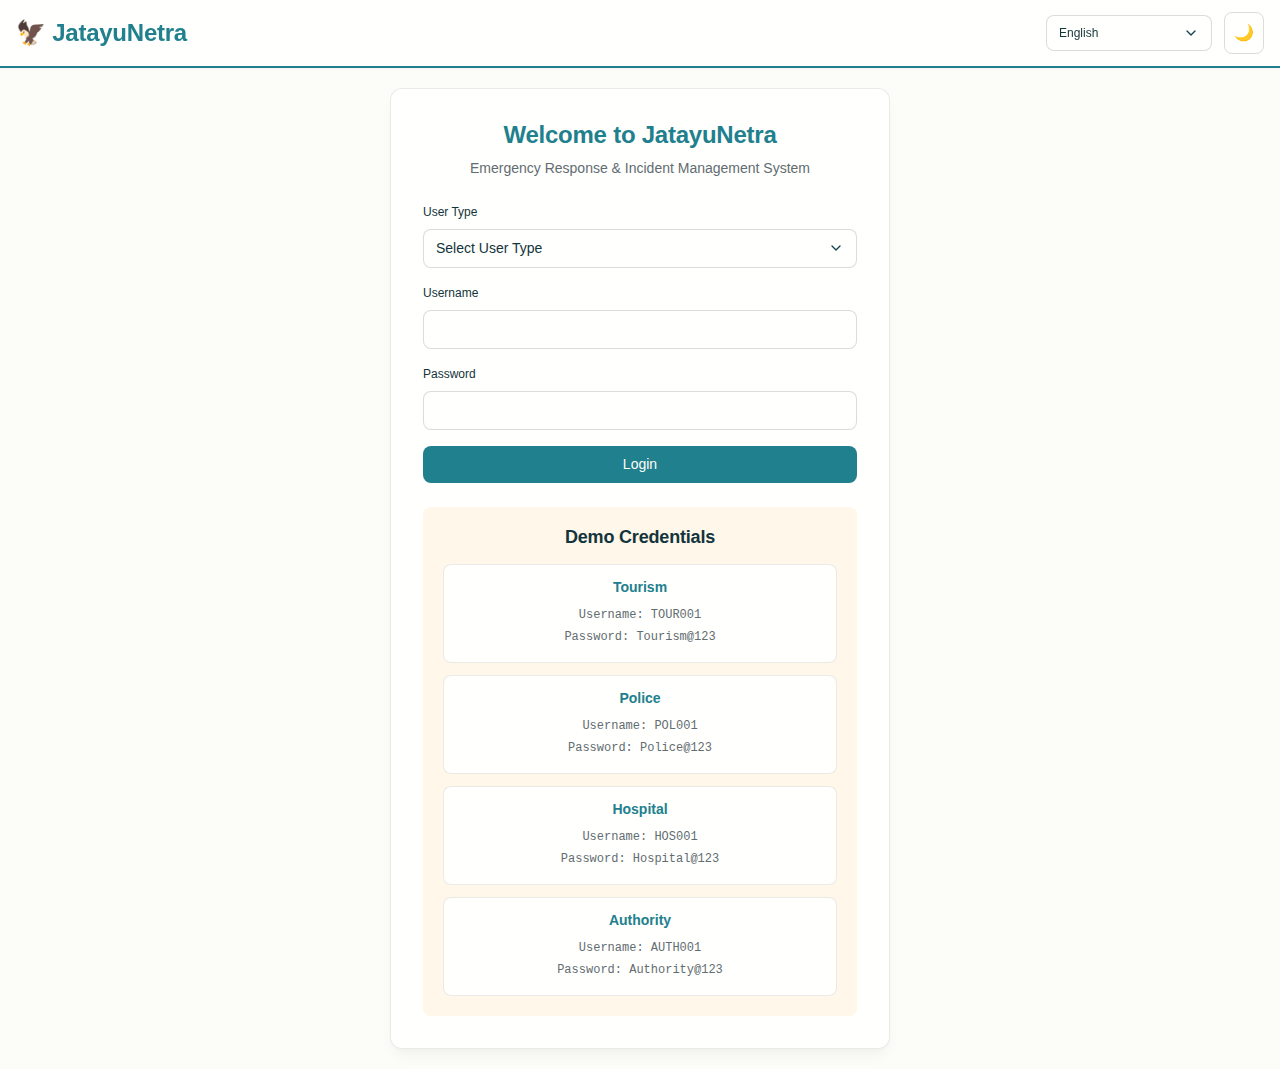
<file: index.html>
<!DOCTYPE html>
<html lang="en">
<head>
    <meta charset="UTF-8">
    <meta name="viewport" content="width=device-width, initial-scale=1.0">
    <title>JatayuNetra - Emergency Response System</title>
    <link rel="stylesheet" href="style.css">
</head>
<body>
    <!-- Header with Language Selector and Theme Toggle -->
    <header class="header">
        <div class="header-content">
            <h1 class="logo" style="cursor: pointer;">🦅 JatayuNetra</h1>
            <div class="header-controls">
                <select id="languageSelector" class="form-control language-selector">
                    <option value="en">English</option>
                    <option value="hi">हिन्दी (Hindi)</option>
                    <option value="bn">বাংলা (Bengali)</option>
                    <option value="mr">मराठी (Marathi)</option>
                    <option value="te">తెలుగు (Telugu)</option>
                    <option value="ta">தமிழ் (Tamil)</option>
                    <option value="gu">ગુજરાતી (Gujarati)</option>
                    <option value="ur">اردو (Urdu)</option>
                    <option value="kn">ಕನ್ನಡ (Kannada)</option>
                    <option value="or">ଓଡ଼ିଆ (Odia)</option>
                    <option value="ml">മലയാളം (Malayalam)</option>
                </select>
                <button id="themeToggle" class="btn btn--outline theme-toggle">🌙</button>
            </div>
        </div>
    </header>

    <!-- Login Page -->
    <div id="loginPage" class="page active">
        <div class="container">
            <div class="auth-container">
                <h2 data-translate="welcome_title">Welcome to JatayuNetra</h2>
                <p data-translate="welcome_subtitle">Emergency Response & Incident Management System</p>
                
                <form id="loginForm" class="auth-form">
                    <div class="form-group">
                        <label class="form-label" data-translate="user_type">User Type</label>
                        <select id="userTypeSelector" class="form-control" required>
                            <option value="" data-translate="select_user_type">Select User Type</option>
                            <option value="tourist" data-translate="tourist">Tourist/Citizen</option>
                            <option value="tourism" data-translate="tourism_dept">Tourism Department</option>
                            <option value="police" data-translate="police_dept">Police Department</option>
                            <option value="hospital" data-translate="hospital">Hospital/Medical</option>
                            <option value="authority" data-translate="authority">Government Authority</option>
                        </select>
                    </div>
                    
                    <div class="form-group">
                        <label class="form-label" data-translate="username">Username</label>
                        <input type="text" id="username" class="form-control" required>
                    </div>
                    
                    <div class="form-group">
                        <label class="form-label" data-translate="password">Password</label>
                        <input type="password" id="password" class="form-control" required>
                    </div>
                    
                    <button type="submit" class="btn btn--primary btn--full-width" data-translate="login">Login</button>
                </form>
                
                <div id="registerOption" class="register-option hidden">
                    <p data-translate="no_account">Don't have an account?</p>
                    <button id="showRegister" class="btn btn--outline btn--full-width" data-translate="create_account">Create Account</button>
                </div>
                
                <div class="preset-credentials">
                    <h4 data-translate="demo_credentials">Demo Credentials</h4>
                    <div class="credentials-grid">
                        <div class="credential-card">
                            <strong data-translate="tourism_dept">Tourism</strong>
                            <p>Username: TOUR001</p>
                            <p>Password: Tourism@123</p>
                        </div>
                        <div class="credential-card">
                            <strong data-translate="police_dept">Police</strong>
                            <p>Username: POL001</p>
                            <p>Password: Police@123</p>
                        </div>
                        <div class="credential-card">
                            <strong data-translate="hospital">Hospital</strong>
                            <p>Username: HOS001</p>
                            <p>Password: Hospital@123</p>
                        </div>
                        <div class="credential-card">
                            <strong data-translate="authority">Authority</strong>
                            <p>Username: AUTH001</p>
                            <p>Password: Authority@123</p>
                        </div>
                    </div>
                </div>
            </div>
        </div>
    </div>

    <!-- Registration Page -->
    <div id="registerPage" class="page">
        <div class="container">
            <div class="auth-container">
                <h2 data-translate="create_account_title">Create Tourist Account</h2>
                
                <form id="registerForm" class="auth-form">
                    <div class="form-group">
                        <label class="form-label" data-translate="full_name">Full Name</label>
                        <input type="text" id="regFullName" class="form-control" required>
                    </div>
                    
                    <div class="form-group">
                        <label class="form-label" data-translate="username">Username</label>
                        <input type="text" id="regUsername" class="form-control" required>
                    </div>
                    
                    <div class="form-group">
                        <label class="form-label" data-translate="email">Email</label>
                        <input type="email" id="regEmail" class="form-control" required>
                    </div>
                    
                    <div class="form-group">
                        <label class="form-label" data-translate="aadhar_id">Aadhar ID</label>
                        <input type="text" id="aadharId" class="form-control" pattern="[0-9]{12}" maxlength="12" required>
                        <small data-translate="aadhar_help">12-digit Aadhar number</small>
                    </div>
                    
                    <div class="form-group">
                        <label class="form-label" data-translate="id_proof">ID Proof (JPG/PNG)</label>
                        <input type="file" id="idProof" class="form-control" accept=".jpg,.jpeg,.png" required>
                    </div>
                    
                    <div class="form-group">
                        <label class="form-label" data-translate="password">Password</label>
                        <input type="password" id="regPassword" class="form-control" required>
                        <small data-translate="password_requirements">8+ chars, uppercase, number, special character</small>
                    </div>
                    
                    <div class="form-group">
                        <label class="form-label" data-translate="confirm_password">Confirm Password</label>
                        <input type="password" id="confirmPassword" class="form-control" required>
                    </div>
                    
                    <button type="submit" class="btn btn--primary btn--full-width" data-translate="register">Register</button>
                </form>
                
                <button id="backToLogin" class="btn btn--outline btn--full-width mt-8" data-translate="back_to_login">Back to Login</button>
            </div>
        </div>
    </div>

    <!-- Tourist Dashboard -->
    <div id="touristDashboard" class="page dashboard">
        <div class="container">
            <div class="dashboard-header">
                <h2 data-translate="dashboard">Dashboard</h2>
                <div class="user-info">
                    <span id="userWelcome" data-translate="welcome">Welcome</span>
                    <button id="logoutBtn" class="btn btn--outline" data-translate="logout">Logout</button>
                </div>
            </div>
            
            <!-- Location Status -->
            <div class="location-status card">
                <div class="card__body">
                    <h3 data-translate="location_status">Location Status</h3>
                    <div class="location-display">
                        <span id="locationDisplay" data-translate="location_disabled">Location disabled</span>
                        <button id="enableLocation" class="btn btn--primary btn--sm" data-translate="enable_location">Enable Location</button>
                    </div>
                </div>
            </div>
            
            <!-- SOS Button -->
            <div class="sos-section">
                <button id="sosButton" class="sos-button" data-translate="emergency_sos">🚨 EMERGENCY SOS</button>
            </div>
            
            <!-- Service Grid -->
            <div class="service-grid">
                <button class="service-card" data-service="profile">
                    <div class="service-icon">👤</div>
                    <h3 data-translate="my_profile">My Profile</h3>
                </button>
                
                <button class="service-card" data-service="vehicle">
                    <div class="service-icon">🚗</div>
                    <h3 data-translate="vehicle_assistance">Vehicle Assistance</h3>
                </button>
                
                <button class="service-card" data-service="medical">
                    <div class="service-icon">🏥</div>
                    <h3 data-translate="medical_assistance">Medical Assistance</h3>
                </button>
                
                <button class="service-card" data-service="police">
                    <div class="service-icon">🚔</div>
                    <h3 data-translate="police_assistance">Police Assistance</h3>
                </button>
                
                <button class="service-card" data-service="contacts">
                    <div class="service-icon">📞</div>
                    <h3 data-translate="emergency_contacts">Emergency Contacts</h3>
                </button>
                
                <button class="service-card" data-service="trip">
                    <div class="service-icon">🗺️</div>
                    <h3 data-translate="plan_trip">Plan a New Trip</h3>
                </button>
            </div>
        </div>
    </div>

    <!-- Other Dashboards -->
    <div id="tourismDashboard" class="page dashboard">
        <div class="container">
            <div class="dashboard-header">
                <h2 data-translate="tourism_dashboard">Tourism Department Dashboard</h2>
                <button id="tourismLogout" class="btn btn--outline" data-translate="logout">Logout</button>
            </div>
            <div class="tourism-grid">
                <div class="card">
                    <div class="card__body">
                        <h3 data-translate="tourist_monitoring">Tourist Monitoring</h3>
                        <div class="stat-number">247</div>
                        <p data-translate="active_tourists">Active Tourists</p>
                    </div>
                </div>
                <div class="card">
                    <div class="card__body">
                        <h3 data-translate="incident_reports">Incident Reports</h3>
                        <div class="stat-number">12</div>
                        <p data-translate="today">Today</p>
                    </div>
                </div>
                <div class="card">
                    <div class="card__body">
                        <h3 data-translate="emergency_alerts">Emergency Alerts</h3>
                        <div class="stat-number">3</div>
                        <p data-translate="active_alerts">Active</p>
                    </div>
                </div>
                <div class="card">
                    <div class="card__body">
                        <h3>Real-time Map</h3>
                        <div style="background: var(--color-bg-1); height: 200px; border-radius: 8px; display: flex; align-items: center; justify-content: center;">
                            <span>📍 Tourist Locations Map</span>
                        </div>
                    </div>
                </div>
            </div>
        </div>
    </div>

    <div id="policeDashboard" class="page dashboard">
        <div class="container">
            <div class="dashboard-header">
                <h2 data-translate="police_dashboard">Police Department Dashboard</h2>
                <button id="policeLogout" class="btn btn--outline" data-translate="logout">Logout</button>
            </div>
            <div class="police-grid">
                <div class="card emergency-alert">
                    <div class="card__body">
                        <h3 data-translate="emergency_alerts">🚨 Emergency Alerts</h3>
                        <div class="alert-list">
                            <div class="alert-item">
                                <span class="status status--error">HIGH</span>
                                <span data-translate="sos_triggered">SOS Triggered - Tourist ID: TOU123</span>
                                <button class="btn btn--sm btn--primary">Respond</button>
                            </div>
                            <div class="alert-item">
                                <span class="status status--warning">MEDIUM</span>
                                <span data-translate="accident_reported">Accident Reported - NH1</span>
                                <button class="btn btn--sm btn--outline">View</button>
                            </div>
                        </div>
                    </div>
                </div>
                <div class="card">
                    <div class="card__body">
                        <h3>Response Teams</h3>
                        <div class="stat-number">8</div>
                        <p data-translate="available">Available</p>
                    </div>
                </div>
                <div class="card">
                    <div class="card__body">
                        <h3>Dispatch History</h3>
                        <div class="stat-number">24</div>
                        <p data-translate="today">Today</p>
                    </div>
                </div>
            </div>
        </div>
    </div>

    <div id="hospitalDashboard" class="page dashboard">
        <div class="container">
            <div class="dashboard-header">
                <h2 data-translate="hospital_dashboard">Hospital Dashboard</h2>
                <button id="hospitalLogout" class="btn btn--outline" data-translate="logout">Logout</button>
            </div>
            <div class="hospital-grid">
                <div class="card">
                    <div class="card__body">
                        <h3 data-translate="ambulance_dispatch">🚑 Ambulance Dispatch</h3>
                        <div class="stat-number">5</div>
                        <p data-translate="available">Available</p>
                        <button class="btn btn--primary btn--sm">Dispatch</button>
                    </div>
                </div>
                <div class="card">
                    <div class="card__body">
                        <h3 data-translate="emergency_cases">Emergency Cases</h3>
                        <div class="stat-number">8</div>
                        <p data-translate="today">Today</p>
                    </div>
                </div>
                <div class="card">
                    <div class="card__body">
                        <h3>Bed Availability</h3>
                        <div class="stat-number">23</div>
                        <p>Emergency Beds</p>
                    </div>
                </div>
                <div class="card">
                    <div class="card__body">
                        <h3>Medical Alerts</h3>
                        <div class="alert-list">
                            <div class="alert-item">
                                <span class="status status--error">CRITICAL</span>
                                <span>Cardiac Emergency - Location: CP</span>
                            </div>
                        </div>
                    </div>
                </div>
            </div>
        </div>
    </div>

    <div id="authorityDashboard" class="page dashboard">
        <div class="container">
            <div class="dashboard-header">
                <h2 data-translate="authority_dashboard">Authority Dashboard</h2>
                <button id="authorityLogout" class="btn btn--outline" data-translate="logout">Logout</button>
            </div>
            <div class="authority-grid">
                <div class="card">
                    <div class="card__body">
                        <h3 data-translate="system_status">System Status</h3>
                        <div class="status status--success" data-translate="operational">✅ Operational</div>
                    </div>
                </div>
                <div class="card">
                    <div class="card__body">
                        <h3 data-translate="total_users">Total Users</h3>
                        <div class="stat-number">1,247</div>
                        <p>Registered</p>
                    </div>
                </div>
                <div class="card">
                    <div class="card__body">
                        <h3>Resource Allocation</h3>
                        <div class="resource-bar">
                            <div class="resource-item">
                                <span>Police: 85%</span>
                                <div class="bar"><div class="fill" style="width: 85%"></div></div>
                            </div>
                            <div class="resource-item">
                                <span>Medical: 72%</span>
                                <div class="bar"><div class="fill" style="width: 72%"></div></div>
                            </div>
                        </div>
                    </div>
                </div>
                <div class="card">
                    <div class="card__body">
                        <h3>Cross-Department Analytics</h3>
                        <div style="background: var(--color-bg-2); height: 150px; border-radius: 8px; display: flex; align-items: center; justify-content: center;">
                            <span>📊 Analytics Dashboard</span>
                        </div>
                    </div>
                </div>
            </div>
        </div>
    </div>

    <!-- Service Pages -->
    <div id="vehicleAssistance" class="page service-page">
        <div class="container">
            <div class="page-header">
                <button class="back-btn" data-translate="back">← Back</button>
                <h2 data-translate="vehicle_assistance">Vehicle Assistance</h2>
            </div>
            <div class="service-options">
                <button class="service-option" data-service="fuel">
                    <div class="service-icon">⛽</div>
                    <h3 data-translate="fuel_assistance">Fuel Assistance</h3>
                    <p>Find nearest fuel stations</p>
                </button>
                <button class="service-option" data-service="air">
                    <div class="service-icon">🛞</div>
                    <h3 data-translate="air_assistance">Air Assistance</h3>
                    <p>Tire repair and air pump services</p>
                </button>
                <button class="service-option" data-service="mechanic">
                    <div class="service-icon">🔧</div>
                    <h3 data-translate="mechanic_assistance">Mechanic Assistance</h3>
                    <p>24/7 roadside mechanic services</p>
                </button>
            </div>
        </div>
    </div>

    <div id="medicalAssistance" class="page service-page">
        <div class="container">
            <div class="page-header">
                <button class="back-btn" data-translate="back">← Back</button>
                <h2 data-translate="medical_assistance">Medical Assistance</h2>
            </div>
            <div class="service-options">
                <button class="service-option emergency" data-service="accident">
                    <div class="service-icon">🚑</div>
                    <h3 data-translate="accident_case">Accident Case</h3>
                    <p>Emergency medical response</p>
                </button>
                <button class="service-option" data-service="pregnancy">
                    <div class="service-icon">🤰</div>
                    <h3 data-translate="pregnancy_case">Pregnancy Case</h3>
                    <p>Maternity emergency services</p>
                </button>
                <button class="service-option" data-service="other">
                    <div class="service-icon">🏥</div>
                    <h3 data-translate="other_cases">Other Cases</h3>
                    <p>General medical assistance</p>
                </button>
                <button class="service-option emergency" data-service="ambulance">
                    <div class="service-icon">🚨</div>
                    <h3 data-translate="call_ambulance">Call Ambulance</h3>
                    <p>Direct ambulance dispatch</p>
                </button>
            </div>
        </div>
    </div>

    <div id="policeAssistance" class="page service-page">
        <div class="container">
            <div class="page-header">
                <button class="back-btn" data-translate="back">← Back</button>
                <h2 data-translate="police_assistance">Police Assistance</h2>
            </div>
            <div class="service-options">
                <button class="service-option emergency" data-service="report-accident">
                    <div class="service-icon">📋</div>
                    <h3 data-translate="report_accident">Report an Accident</h3>
                    <p>File accident report</p>
                </button>
                <button class="service-option emergency" data-service="report-danger">
                    <div class="service-icon">⚠️</div>
                    <h3 data-translate="report_danger">Report Danger</h3>
                    <p>Personal safety alert</p>
                </button>
                <button class="service-option" data-service="other-police">
                    <div class="service-icon">🚔</div>
                    <h3 data-translate="other_assistance">Other Assistance</h3>
                    <p>General police support</p>
                </button>
            </div>
        </div>
    </div>

    <!-- Service Details Modal -->
    <div id="serviceModal" class="modal hidden">
        <div class="modal-content">
            <div class="modal-header">
                <h3 id="modalTitle"></h3>
                <button class="modal-close">&times;</button>
            </div>
            <div class="modal-body">
                <div id="locationRequired" class="location-required hidden">
                    <p data-translate="location_required">Location permission required for this service</p>
                    <button id="requestLocation" class="btn btn--primary" data-translate="enable_location">Enable Location</button>
                </div>
                <div id="serviceList" class="service-list"></div>
            </div>
        </div>
    </div>

    <!-- SOS Modal -->
    <div id="sosModal" class="modal hidden">
        <div class="modal-content sos-modal">
            <div class="modal-body">
                <div class="sos-content">
                    <h2 data-translate="emergency_activated">🚨 Emergency Activated</h2>
                    <p data-translate="are_you_safe">Are you safe?</p>
                    <div class="countdown-timer">
                        <span id="countdown">15</span>
                        <p data-translate="seconds_remaining">seconds remaining</p>
                    </div>
                    <div class="sos-buttons">
                        <button id="imSafe" class="btn btn--primary" data-translate="im_safe">I'm Safe</button>
                        <button id="needHelp" class="btn emergency-btn" data-translate="need_help">Need Help</button>
                    </div>
                </div>
            </div>
        </div>
    </div>

    <script src="app.js"></script>
</body>
</html>
</file>
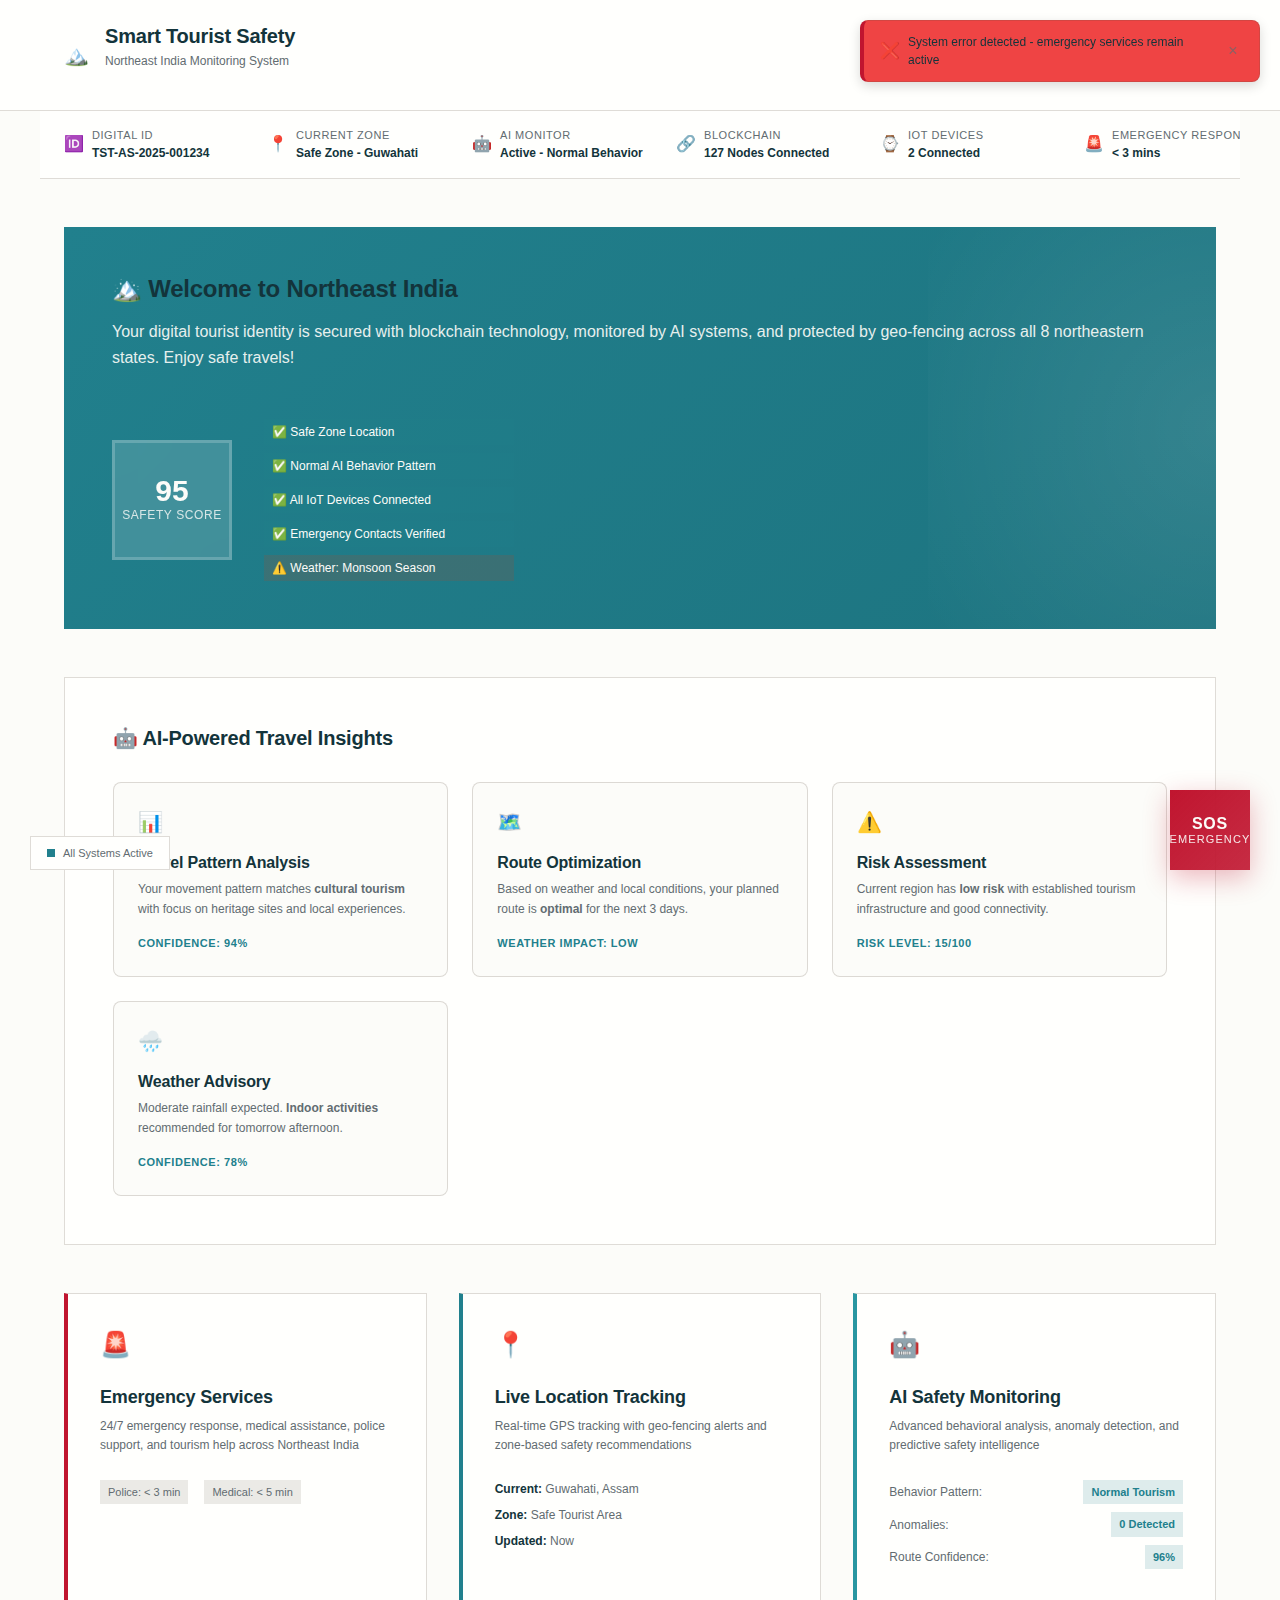
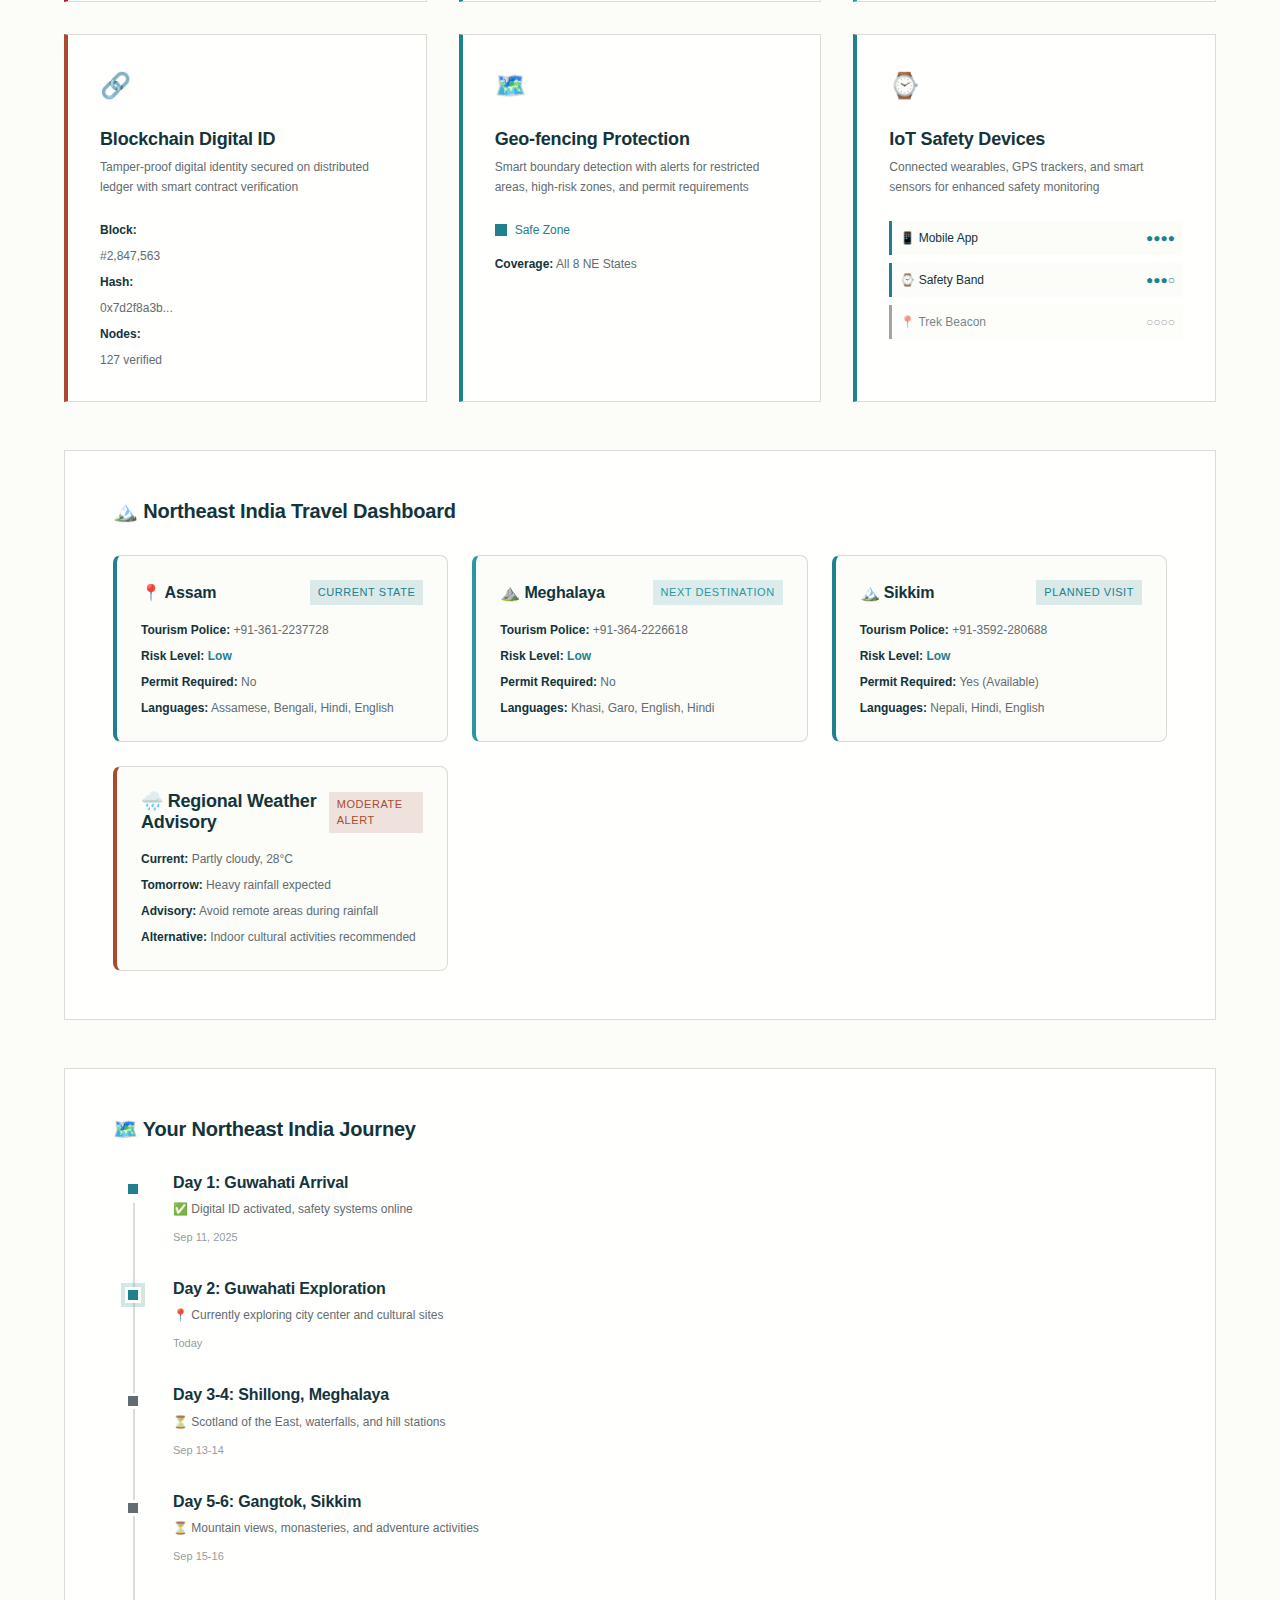
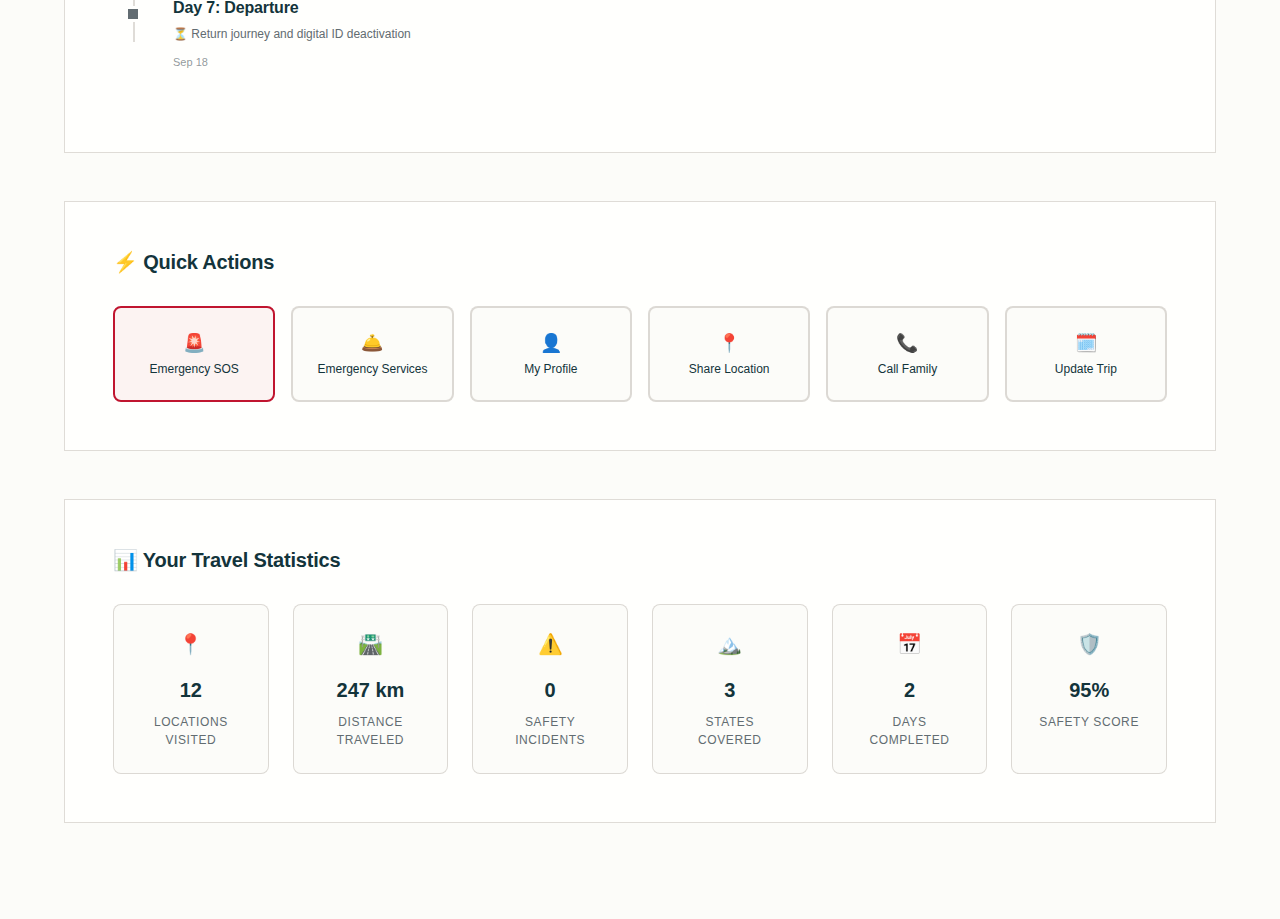
<file: enhanced-dashboard.html>
<!DOCTYPE html>
<html lang="en">
<head>
    <meta charset="UTF-8">
    <meta name="viewport" content="width=device-width, initial-scale=1.0">
    <title>Dashboard - Smart Tourist Safety</title>
    <link rel="stylesheet" href="enhanced-styles.css">
    <meta name="theme-color" content="#1e3a8a">
</head>
<body>
    <div id="tourist-dashboard" class="dashboard-container">
        <!-- Dashboard Header -->
        <div class="dashboard-header">
            <div class="header-content">
                <div class="logo-section">
                    <div class="app-logo-small">🏔️</div>
                    <div class="header-text">
                        <h1>Smart Tourist Safety</h1>
                        <p>Northeast India Monitoring System</p>
                    </div>
                </div>
                <div class="user-section">
                    <div class="greeting-container">
                        <div id="time-greeting" class="time-greeting">Good Morning!</div>
                        <div id="user-greeting" class="user-greeting">Welcome, Tourist</div>
                    </div>
                    <button class="logout-btn" onclick="logout()">🚪 Logout</button>
                </div>
            </div>
        </div>

        <!-- Tourist Status Bar -->
        <div class="tourist-status-bar">
            <div class="status-item">
                <div class="status-icon">🆔</div>
                <div class="status-info">
                    <span class="status-label">Digital ID</span>
                    <span class="status-value" id="user-digital-id">TST-AS-2025-001234</span>
                </div>
            </div>
            <div class="status-item">
                <div class="status-icon">📍</div>
                <div class="status-info">
                    <span class="status-label">Current Zone</span>
                    <span class="status-value">Safe Zone - Guwahati</span>
                </div>
            </div>
            <div class="status-item">
                <div class="status-icon">🤖</div>
                <div class="status-info">
                    <span class="status-label">AI Monitor</span>
                    <span class="status-value">Active - Normal Behavior</span>
                </div>
            </div>
            <div class="status-item">
                <div class="status-icon">🔗</div>
                <div class="status-info">
                    <span class="status-label">Blockchain</span>
                    <span class="status-value">127 Nodes Connected</span>
                </div>
            </div>
            <div class="status-item">
                <div class="status-icon">⌚</div>
                <div class="status-info">
                    <span class="status-label">IoT Devices</span>
                    <span class="status-value">2 Connected</span>
                </div>
            </div>
            <div class="status-item urgent">
                <div class="status-icon">🚨</div>
                <div class="status-info">
                    <span class="status-label">Emergency Response</span>
                    <span class="status-value">< 3 mins</span>
                </div>
            </div>
        </div>

        <div class="dashboard-main">
            <!-- Welcome Section -->
            <div class="welcome-card">
                <h2>🏔️ Welcome to Northeast India</h2>
                <p>Your digital tourist identity is secured with blockchain technology, monitored by AI systems, and protected by geo-fencing across all 8 northeastern states. Enjoy safe travels!</p>
                
                <!-- Live Safety Score -->
                <div class="safety-score-showcase">
                    <div class="score-container">
                        <div class="score-circle high-score">
                            <div class="score-number" id="current-safety-score">95</div>
                            <div class="score-label">Safety Score</div>
                        </div>
                        <div class="score-details">
                            <div class="score-factors">
                                <div class="factor positive">✅ Safe Zone Location</div>
                                <div class="factor positive">✅ Normal AI Behavior Pattern</div>
                                <div class="factor positive">✅ All IoT Devices Connected</div>
                                <div class="factor positive">✅ Emergency Contacts Verified</div>
                                <div class="factor neutral">⚠️ Weather: Monsoon Season</div>
                            </div>
                        </div>
                    </div>
                </div>
            </div>

            <!-- Real-time Insights Panel -->
            <div class="insights-panel">
                <h3>🤖 AI-Powered Travel Insights</h3>
                <div class="insights-grid">
                    <div class="insight-card">
                        <div class="insight-icon">📊</div>
                        <div class="insight-content">
                            <h4>Travel Pattern Analysis</h4>
                            <p>Your movement pattern matches <strong>cultural tourism</strong> with focus on heritage sites and local experiences.</p>
                            <div class="insight-metric">Confidence: 94%</div>
                        </div>
                    </div>
                    <div class="insight-card">
                        <div class="insight-icon">🗺️</div>
                        <div class="insight-content">
                            <h4>Route Optimization</h4>
                            <p>Based on weather and local conditions, your planned route is <strong>optimal</strong> for the next 3 days.</p>
                            <div class="insight-metric">Weather Impact: Low</div>
                        </div>
                    </div>
                    <div class="insight-card">
                        <div class="insight-icon">⚠️</div>
                        <div class="insight-content">
                            <h4>Risk Assessment</h4>
                            <p>Current region has <strong>low risk</strong> with established tourism infrastructure and good connectivity.</p>
                            <div class="insight-metric">Risk Level: 15/100</div>
                        </div>
                    </div>
                    <div class="insight-card">
                        <div class="insight-icon">🌧️</div>
                        <div class="insight-content">
                            <h4>Weather Advisory</h4>
                            <p>Moderate rainfall expected. <strong>Indoor activities</strong> recommended for tomorrow afternoon.</p>
                            <div class="insight-metric">Confidence: 78%</div>
                        </div>
                    </div>
                </div>
            </div>

            <!-- Main Dashboard Grid -->
            <div class="dashboard-grid">
                <!-- Emergency Services Card -->
                <div class="dashboard-card emergency-card" onclick="navigateTo('services.html')">
                    <div class="card-icon emergency-icon">🚨</div>
                    <div class="card-content">
                        <h3 class="card-title">Emergency Services</h3>
                        <p class="card-description">24/7 emergency response, medical assistance, police support, and tourism help across Northeast India</p>
                        <div class="card-stats">
                            <span class="stat-item">Police: < 3 min</span>
                            <span class="stat-item">Medical: < 5 min</span>
                        </div>
                    </div>
                    <div class="card-arrow">→</div>
                </div>

                <!-- Location Tracking Card -->
                <div class="dashboard-card location-card">
                    <div class="card-icon location-icon">📍</div>
                    <div class="card-content">
                        <h3 class="card-title">Live Location Tracking</h3>
                        <p class="card-description">Real-time GPS tracking with geo-fencing alerts and zone-based safety recommendations</p>
                        <div class="location-details">
                            <div class="location-item">
                                <strong>Current:</strong> Guwahati, Assam
                            </div>
                            <div class="location-item">
                                <strong>Zone:</strong> Safe Tourist Area
                            </div>
                            <div class="location-item">
                                <strong>Updated:</strong> <span id="location-update-time">Now</span>
                            </div>
                        </div>
                    </div>
                </div>

                <!-- AI Monitoring Card -->
                <div class="dashboard-card ai-card">
                    <div class="card-icon ai-icon">🤖</div>
                    <div class="card-content">
                        <h3 class="card-title">AI Safety Monitoring</h3>
                        <p class="card-description">Advanced behavioral analysis, anomaly detection, and predictive safety intelligence</p>
                        <div class="ai-status">
                            <div class="ai-metric">
                                <span class="metric-label">Behavior Pattern:</span>
                                <span class="metric-value normal">Normal Tourism</span>
                            </div>
                            <div class="ai-metric">
                                <span class="metric-label">Anomalies:</span>
                                <span class="metric-value safe">0 Detected</span>
                            </div>
                            <div class="ai-metric">
                                <span class="metric-label">Route Confidence:</span>
                                <span class="metric-value high">96%</span>
                            </div>
                        </div>
                    </div>
                </div>

                <!-- Blockchain Identity Card -->
                <div class="dashboard-card blockchain-card" onclick="navigateTo('profile.html')">
                    <div class="card-icon blockchain-icon">🔗</div>
                    <div class="card-content">
                        <h3 class="card-title">Blockchain Digital ID</h3>
                        <p class="card-description">Tamper-proof digital identity secured on distributed ledger with smart contract verification</p>
                        <div class="blockchain-stats">
                            <div class="blockchain-item">
                                <strong>Block:</strong> #2,847,563
                            </div>
                            <div class="blockchain-item">
                                <strong>Hash:</strong> 0x7d2f8a3b...
                            </div>
                            <div class="blockchain-item">
                                <strong>Nodes:</strong> 127 verified
                            </div>
                        </div>
                    </div>
                    <div class="card-arrow">→</div>
                </div>

                <!-- Geo-fencing Card -->
                <div class="dashboard-card geofence-card">
                    <div class="card-icon geofence-icon">🗺️</div>
                    <div class="card-content">
                        <h3 class="card-title">Geo-fencing Protection</h3>
                        <p class="card-description">Smart boundary detection with alerts for restricted areas, high-risk zones, and permit requirements</p>
                        <div class="geofence-zones">
                            <div class="zone-indicator safe">
                                <span class="zone-dot"></span>
                                <span class="zone-label">Safe Zone</span>
                            </div>
                            <div class="zone-coverage">
                                <strong>Coverage:</strong> All 8 NE States
                            </div>
                        </div>
                    </div>
                </div>

                <!-- IoT Integration Card -->
                <div class="dashboard-card iot-card">
                    <div class="card-icon iot-icon">⌚</div>
                    <div class="card-content">
                        <h3 class="card-title">IoT Safety Devices</h3>
                        <p class="card-description">Connected wearables, GPS trackers, and smart sensors for enhanced safety monitoring</p>
                        <div class="iot-devices">
                            <div class="device-status connected">
                                <span class="device-name">📱 Mobile App</span>
                                <span class="device-signal">●●●●</span>
                            </div>
                            <div class="device-status connected">
                                <span class="device-name">⌚ Safety Band</span>
                                <span class="device-signal">●●●○</span>
                            </div>
                            <div class="device-status offline">
                                <span class="device-name">📍 Trek Beacon</span>
                                <span class="device-signal">○○○○</span>
                            </div>
                        </div>
                    </div>
                </div>
            </div>

            <!-- Northeast India Specific Information -->
            <div class="regional-info-panel">
                <h3>🏔️ Northeast India Travel Dashboard</h3>
                <div class="regional-grid">
                    <div class="regional-card assam">
                        <div class="state-header">
                            <h4>📍 Assam</h4>
                            <span class="current-state">Current State</span>
                        </div>
                        <div class="state-info">
                            <div class="info-item">
                                <strong>Tourism Police:</strong> +91-361-2237728
                            </div>
                            <div class="info-item">
                                <strong>Risk Level:</strong> <span class="risk-low">Low</span>
                            </div>
                            <div class="info-item">
                                <strong>Permit Required:</strong> No
                            </div>
                            <div class="info-item">
                                <strong>Languages:</strong> Assamese, Bengali, Hindi, English
                            </div>
                        </div>
                    </div>

                    <div class="regional-card meghalaya">
                        <div class="state-header">
                            <h4>⛰️ Meghalaya</h4>
                            <span class="next-destination">Next Destination</span>
                        </div>
                        <div class="state-info">
                            <div class="info-item">
                                <strong>Tourism Police:</strong> +91-364-2226618
                            </div>
                            <div class="info-item">
                                <strong>Risk Level:</strong> <span class="risk-low">Low</span>
                            </div>
                            <div class="info-item">
                                <strong>Permit Required:</strong> No
                            </div>
                            <div class="info-item">
                                <strong>Languages:</strong> Khasi, Garo, English, Hindi
                            </div>
                        </div>
                    </div>

                    <div class="regional-card sikkim">
                        <div class="state-header">
                            <h4>🏔️ Sikkim</h4>
                            <span class="planned-visit">Planned Visit</span>
                        </div>
                        <div class="state-info">
                            <div class="info-item">
                                <strong>Tourism Police:</strong> +91-3592-280688
                            </div>
                            <div class="info-item">
                                <strong>Risk Level:</strong> <span class="risk-low">Low</span>
                            </div>
                            <div class="info-item">
                                <strong>Permit Required:</strong> Yes (Available)
                            </div>
                            <div class="info-item">
                                <strong>Languages:</strong> Nepali, Hindi, English
                            </div>
                        </div>
                    </div>

                    <div class="regional-card weather-advisory">
                        <div class="advisory-header">
                            <h4>🌧️ Regional Weather Advisory</h4>
                            <span class="advisory-level moderate">Moderate Alert</span>
                        </div>
                        <div class="weather-details">
                            <div class="weather-item">
                                <strong>Current:</strong> Partly cloudy, 28°C
                            </div>
                            <div class="weather-item">
                                <strong>Tomorrow:</strong> Heavy rainfall expected
                            </div>
                            <div class="weather-item">
                                <strong>Advisory:</strong> Avoid remote areas during rainfall
                            </div>
                            <div class="weather-item">
                                <strong>Alternative:</strong> Indoor cultural activities recommended
                            </div>
                        </div>
                    </div>
                </div>
            </div>

            <!-- Trip Progress Tracker -->
            <div class="trip-progress-panel">
                <h3>🗺️ Your Northeast India Journey</h3>
                <div class="progress-timeline">
                    <div class="timeline-item completed">
                        <div class="timeline-dot completed"></div>
                        <div class="timeline-content">
                            <h4>Day 1: Guwahati Arrival</h4>
                            <p>✅ Digital ID activated, safety systems online</p>
                            <span class="timeline-date">Sep 11, 2025</span>
                        </div>
                    </div>
                    <div class="timeline-item current">
                        <div class="timeline-dot current"></div>
                        <div class="timeline-content">
                            <h4>Day 2: Guwahati Exploration</h4>
                            <p>📍 Currently exploring city center and cultural sites</p>
                            <span class="timeline-date">Today</span>
                        </div>
                    </div>
                    <div class="timeline-item upcoming">
                        <div class="timeline-dot upcoming"></div>
                        <div class="timeline-content">
                            <h4>Day 3-4: Shillong, Meghalaya</h4>
                            <p>⏳ Scotland of the East, waterfalls, and hill stations</p>
                            <span class="timeline-date">Sep 13-14</span>
                        </div>
                    </div>
                    <div class="timeline-item upcoming">
                        <div class="timeline-dot upcoming"></div>
                        <div class="timeline-content">
                            <h4>Day 5-6: Gangtok, Sikkim</h4>
                            <p>⏳ Mountain views, monasteries, and adventure activities</p>
                            <span class="timeline-date">Sep 15-16</span>
                        </div>
                    </div>
                    <div class="timeline-item upcoming">
                        <div class="timeline-dot upcoming"></div>
                        <div class="timeline-content">
                            <h4>Day 7: Departure</h4>
                            <p>⏳ Return journey and digital ID deactivation</p>
                            <span class="timeline-date">Sep 18</span>
                        </div>
                    </div>
                </div>
            </div>

            <!-- Quick Actions Panel -->
            <div class="quick-actions-panel">
                <h3>⚡ Quick Actions</h3>
                <div class="actions-grid">
                    <button class="action-btn emergency" onclick="navigateTo('sos.html')">
                        <span class="action-icon">🚨</span>
                        <span class="action-label">Emergency SOS</span>
                    </button>
                    <button class="action-btn services" onclick="navigateTo('services.html')">
                        <span class="action-icon">🛎️</span>
                        <span class="action-label">Emergency Services</span>
                    </button>
                    <button class="action-btn profile" onclick="navigateTo('profile.html')">
                        <span class="action-icon">👤</span>
                        <span class="action-label">My Profile</span>
                    </button>
                    <button class="action-btn location" onclick="shareLocation()">
                        <span class="action-icon">📍</span>
                        <span class="action-label">Share Location</span>
                    </button>
                    <button class="action-btn contact" onclick="callEmergencyContact()">
                        <span class="action-icon">📞</span>
                        <span class="action-label">Call Family</span>
                    </button>
                    <button class="action-btn update" onclick="updateTripPlan()">
                        <span class="action-icon">🗓️</span>
                        <span class="action-label">Update Trip</span>
                    </button>
                </div>
            </div>

            <!-- Statistics Panel -->
            <div class="stats-panel">
                <h3>📊 Your Travel Statistics</h3>
                <div class="stats-grid">
                    <div class="stat-card">
                        <div class="stat-icon">📍</div>
                        <div class="stat-number">12</div>
                        <div class="stat-label">Locations Visited</div>
                    </div>
                    <div class="stat-card">
                        <div class="stat-icon">🛣️</div>
                        <div class="stat-number">247 km</div>
                        <div class="stat-label">Distance Traveled</div>
                    </div>
                    <div class="stat-card">
                        <div class="stat-icon">⚠️</div>
                        <div class="stat-number">0</div>
                        <div class="stat-label">Safety Incidents</div>
                    </div>
                    <div class="stat-card">
                        <div class="stat-icon">🏔️</div>
                        <div class="stat-number">3</div>
                        <div class="stat-label">States Covered</div>
                    </div>
                    <div class="stat-card">
                        <div class="stat-icon">📅</div>
                        <div class="stat-number">2</div>
                        <div class="stat-label">Days Completed</div>
                    </div>
                    <div class="stat-card">
                        <div class="stat-icon">🛡️</div>
                        <div class="stat-number">95%</div>
                        <div class="stat-label">Safety Score</div>
                    </div>
                </div>
            </div>
        </div>
    </div>

    <!-- Floating SOS Button -->
    <div class="sos-container">
        <button id="main-sos-button" class="sos-button" onclick="navigateTo('sos.html')" title="Emergency SOS - Hold for 3 seconds">
            <div class="sos-pulse"></div>
            <div class="sos-content">
                <div class="sos-text">SOS</div>
                <div class="sos-subtext">Emergency</div>
            </div>
        </button>
    </div>

    <!-- System Status Indicator -->
    <div class="system-status-indicator">
        <div class="status-pulse"></div>
        <span class="status-text">All Systems Active</span>
    </div>

    <script src="enhanced-main.js"></script>
    <script src="utils.js"></script>
    <script>
        // Dashboard-specific initialization
        document.addEventListener('DOMContentLoaded', function() {
            console.log('🏠 Dashboard initializing...');
            
            // Update location time
            setInterval(() => {
                const locationTime = document.getElementById('location-update-time');
                if (locationTime) {
                    const now = new Date();
                    const timeAgo = Math.floor((now.getTime() - now.getTime()) / 1000);
                    locationTime.textContent = timeAgo < 60 ? 'Now' : `${Math.floor(timeAgo / 60)}m ago`;
                }
            }, 30000);
            
            // Initialize dashboard-specific features
            if (typeof initializeDashboard === 'function') {
                initializeDashboard();
            }
        });

        // Quick action functions
        function shareLocation() {
            if (navigator.share) {
                navigator.share({
                    title: 'My Current Location',
                    text: 'I am currently at Guwahati, Assam - sharing via Smart Tourist Safety System',
                    url: window.location.href
                });
            } else {
                // Fallback
                const locationText = 'Current Location: Guwahati, Assam (26.1445°N, 91.7362°E) - Smart Tourist Safety System';
                if (navigator.clipboard) {
                    navigator.clipboard.writeText(locationText);
                    showToast('📍 Location copied to clipboard', 'success');
                } else {
                    showToast('📍 Location: Guwahati, Assam', 'info');
                }
            }
        }

        function callEmergencyContact() {
            const primaryContact = '+91-9876543250';
            if (confirm(`📞 Call primary emergency contact?\n\nPriya Kumar: ${primaryContact}`)) {
                window.location.href = `tel:${primaryContact}`;
            }
        }

        function updateTripPlan() {
            showToast('🗓️ Redirecting to trip planning...', 'info');
            setTimeout(() => {
                navigateTo('profile.html#trip-details');
            }, 1000);
        }
    </script>
</body>
</html>
</file>
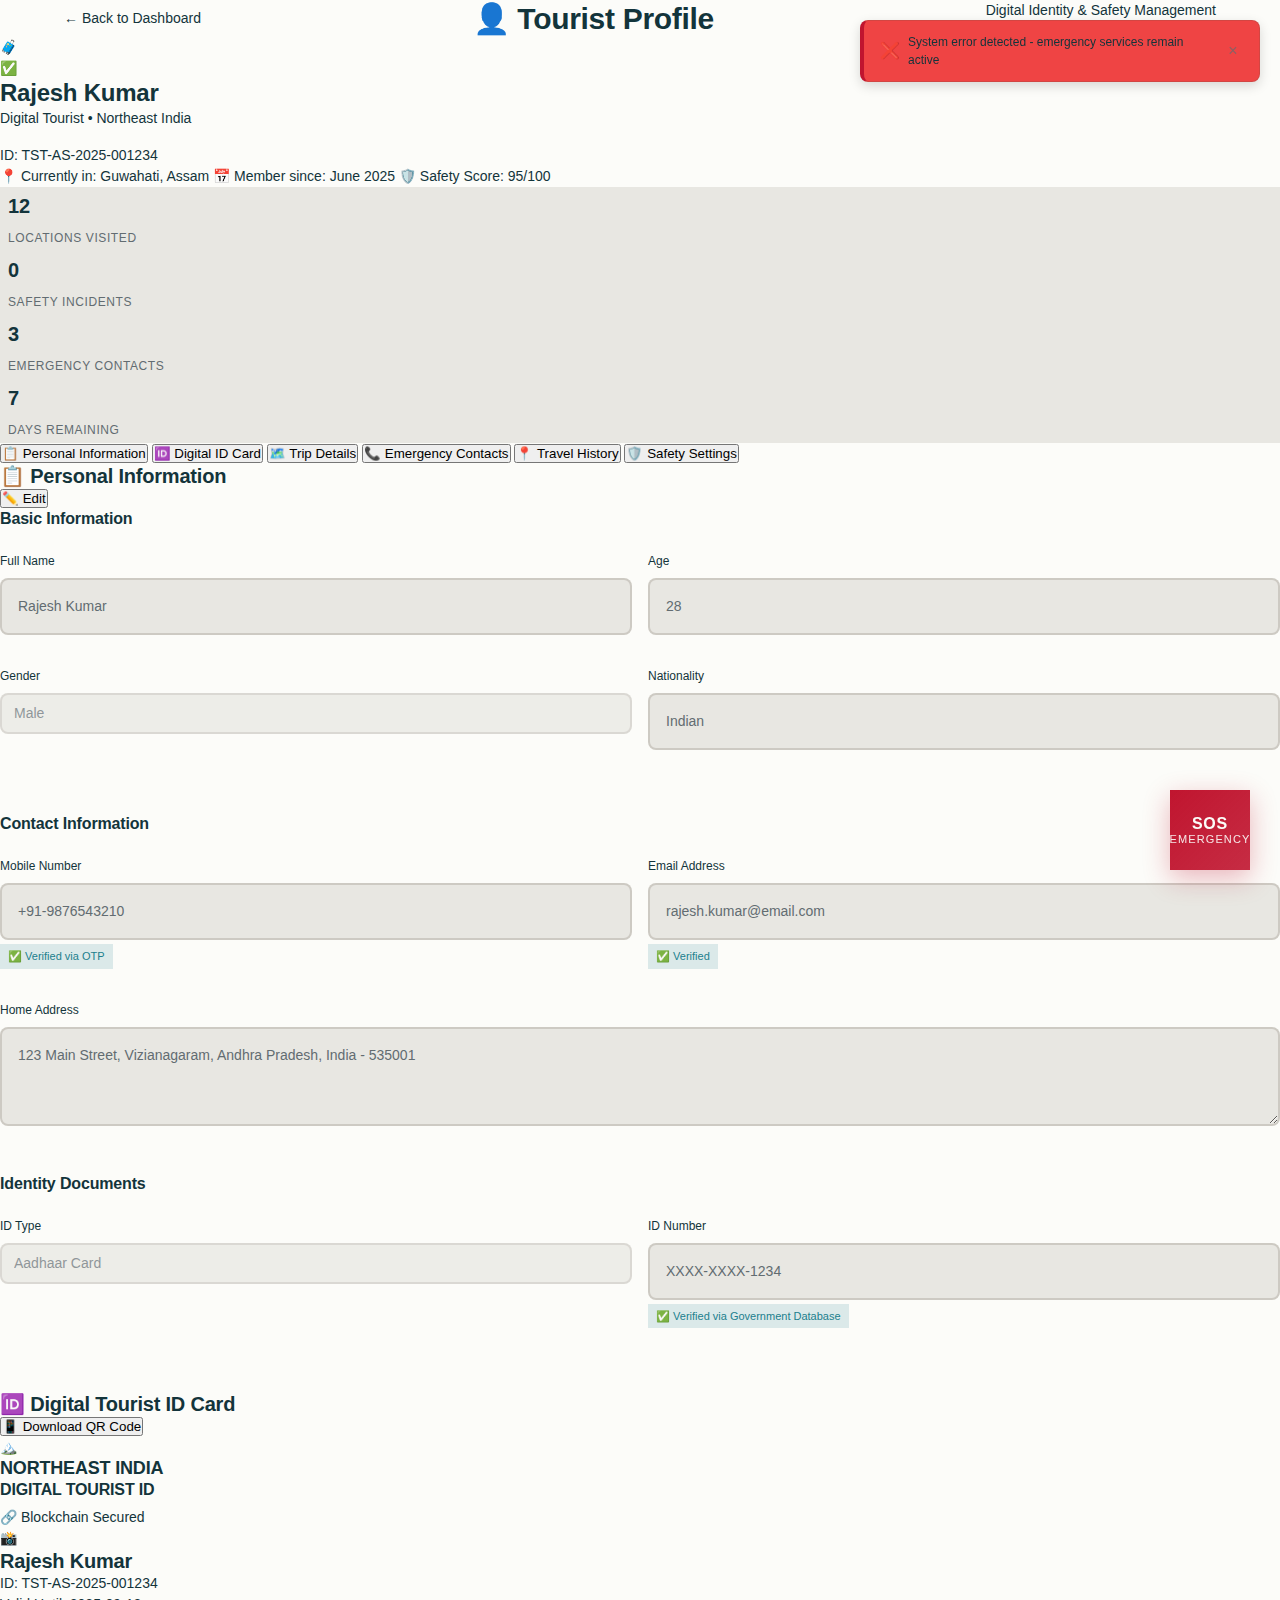
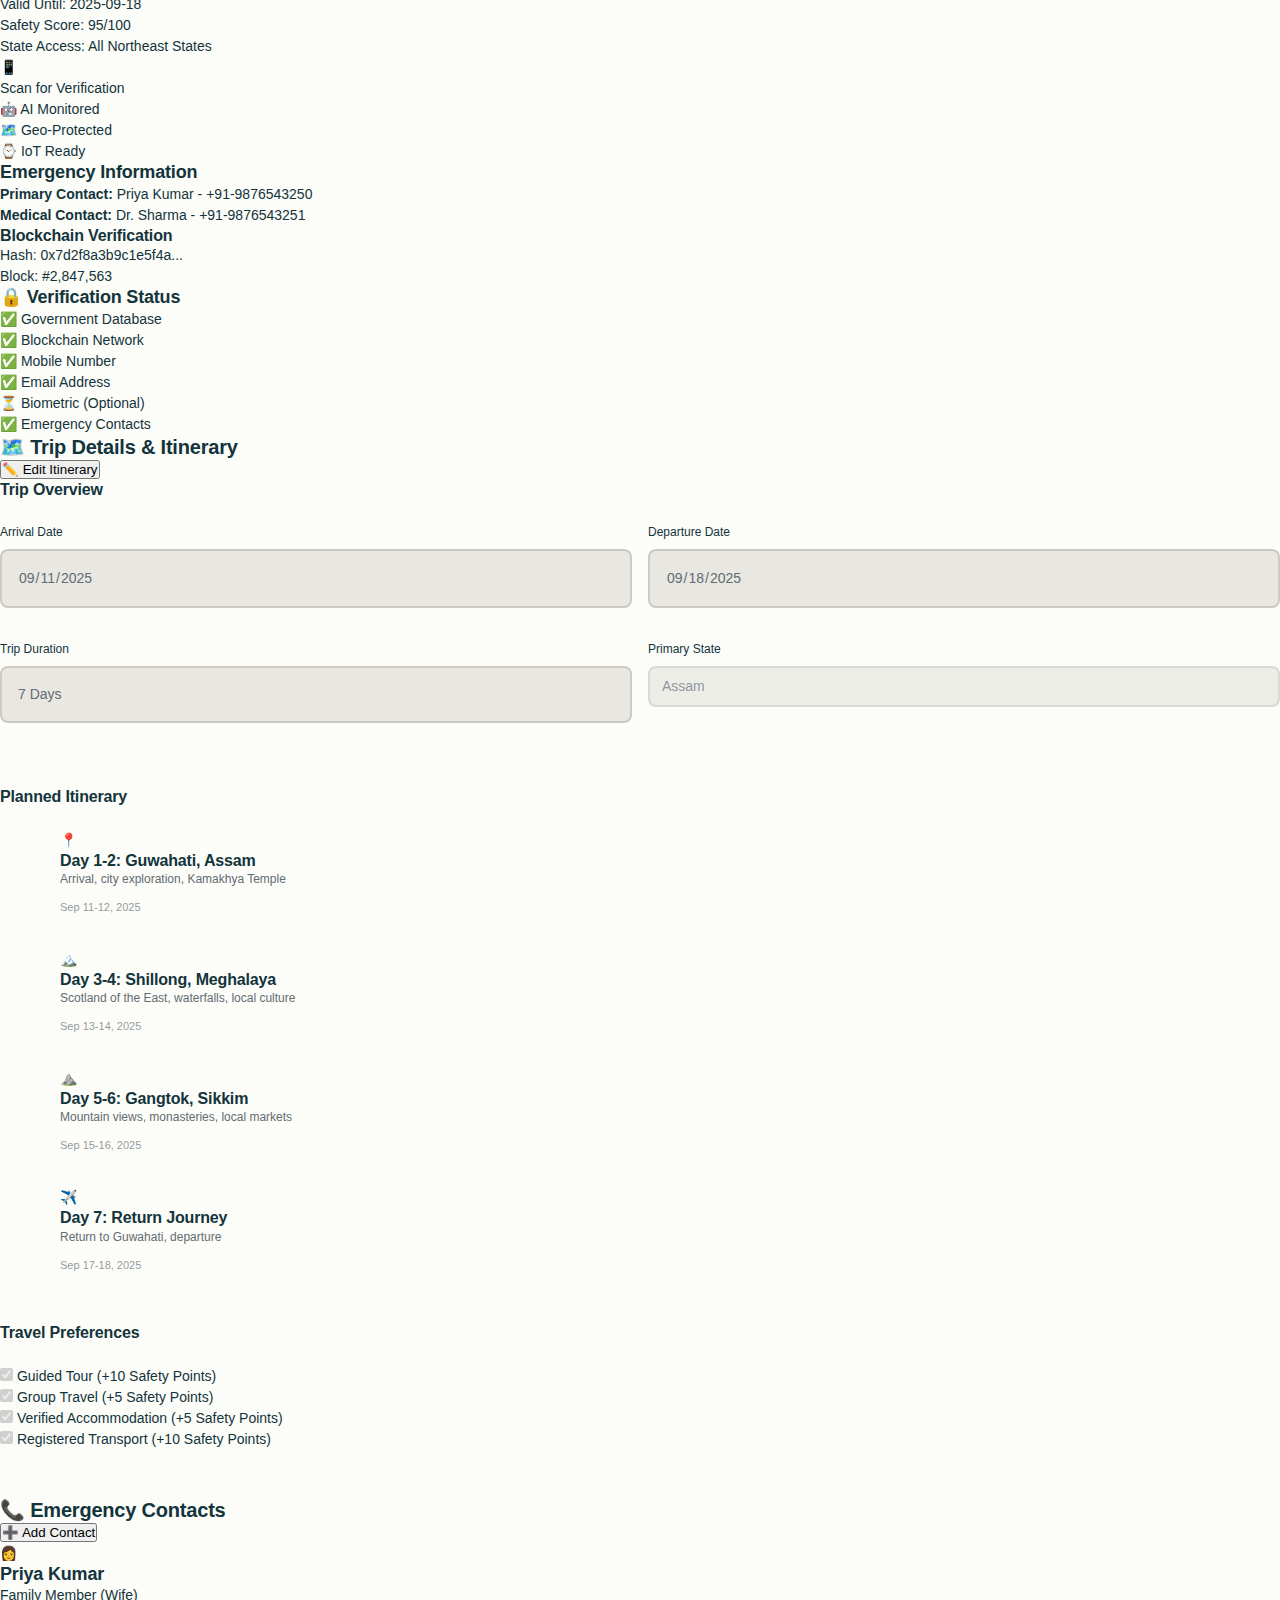
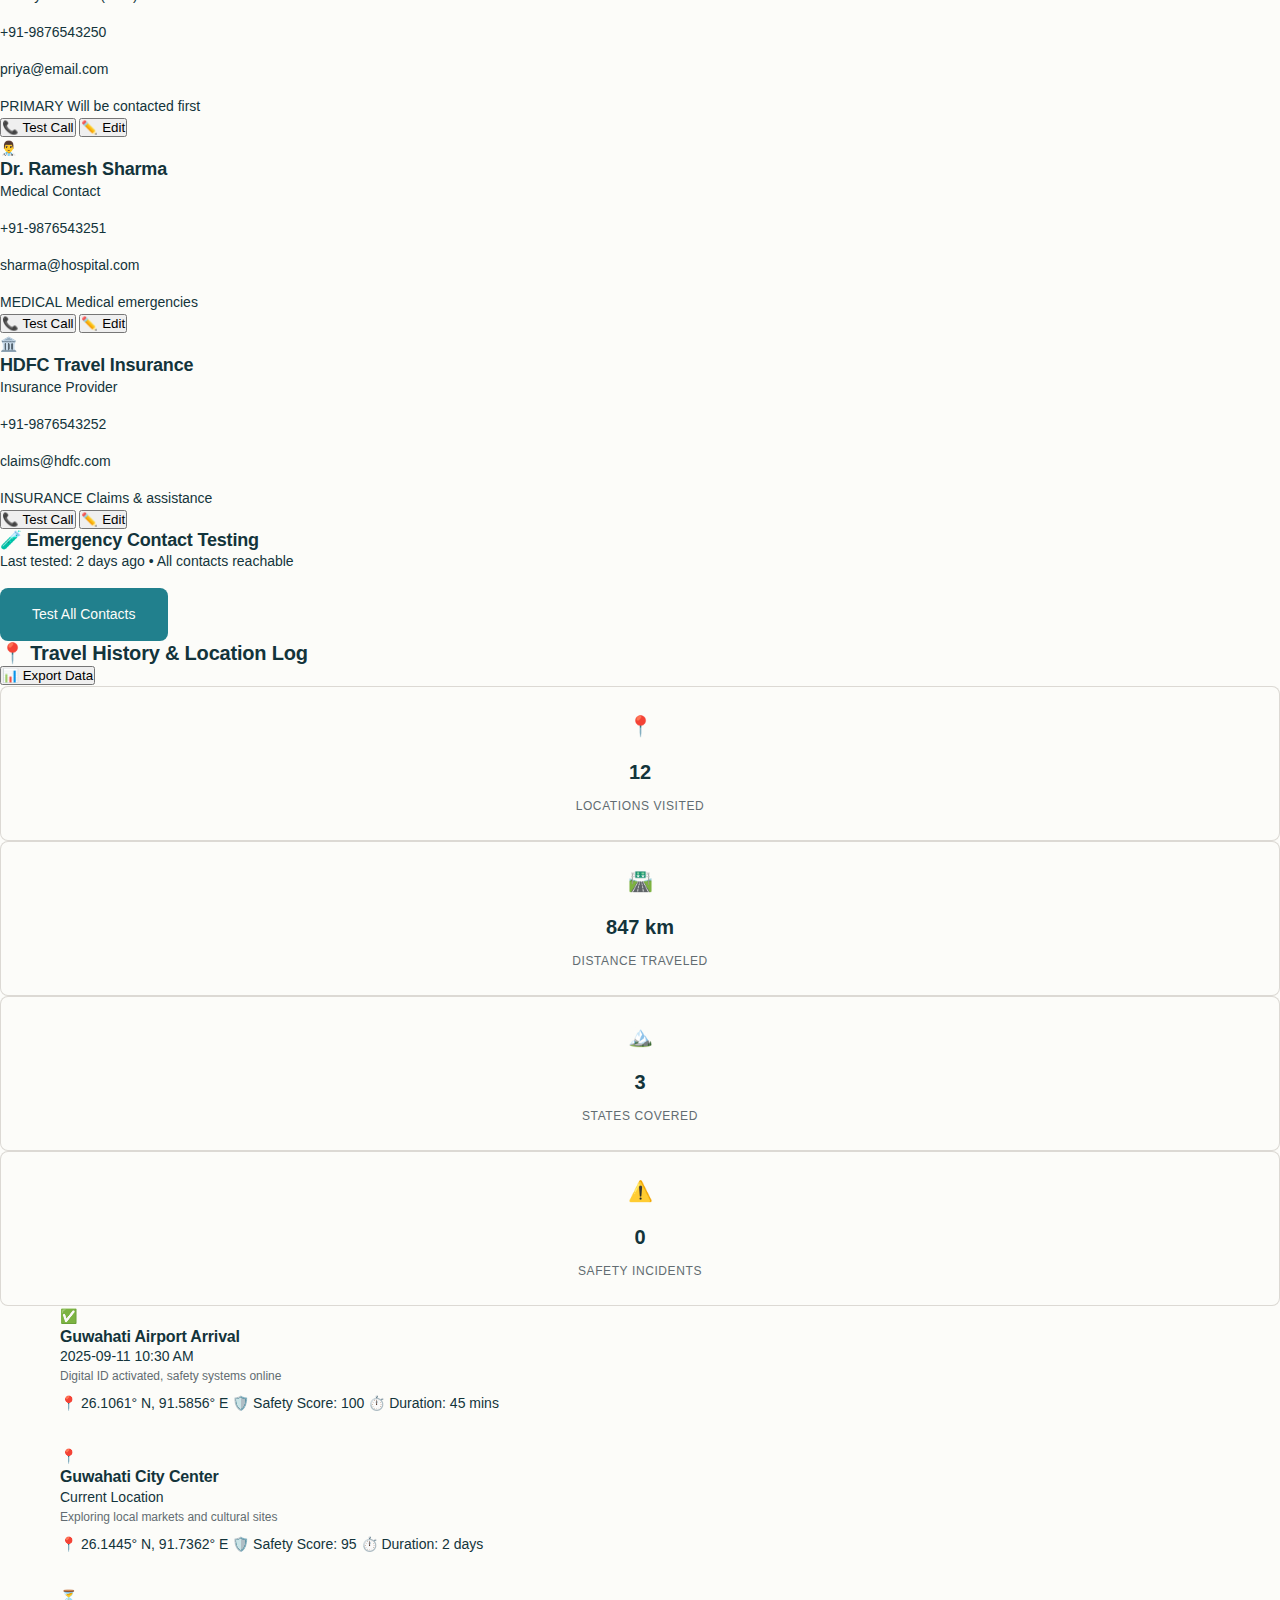
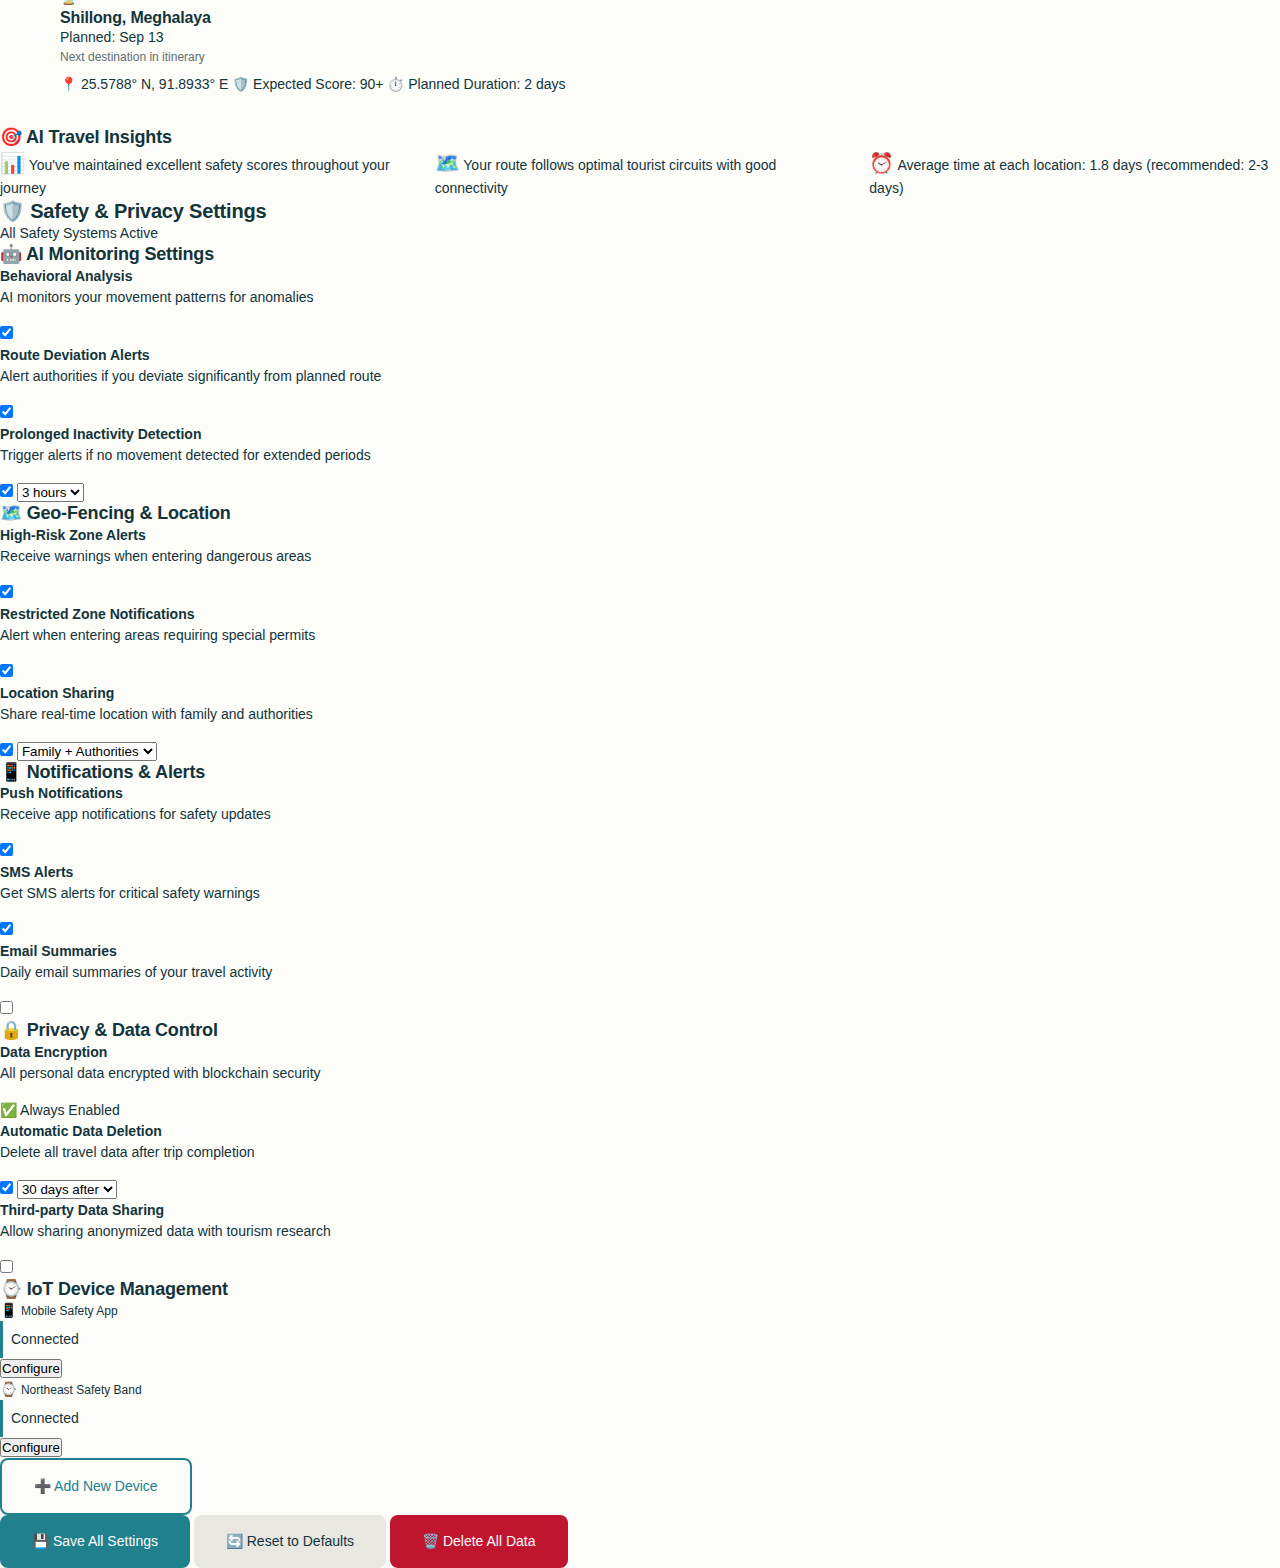
<file: profile.html>
<!DOCTYPE html>
<html lang="en">
<head>
    <meta charset="UTF-8">
    <meta name="viewport" content="width=device-width, initial-scale=1.0">
    <title>Profile - Smart Tourist Safety</title>
    <link rel="stylesheet" href="enhanced-styles.css">
    <meta name="theme-color" content="#1e3a8a">
</head>
<body>
    <div class="profile-container">
        <!-- Profile Header -->
        <div class="profile-header">
            <div class="header-content">
                <div class="back-button" onclick="goBackToDashboard()">
                    <span>← Back to Dashboard</span>
                </div>
                <h1>👤 Tourist Profile</h1>
                <p>Digital Identity & Safety Management</p>
            </div>
        </div>

        <!-- Enhanced User Summary -->
        <div class="user-summary-card">
            <div class="profile-avatar">
                <div class="avatar-placeholder">🧳</div>
                <div class="verification-badge">✅</div>
            </div>
            <div class="user-details">
                <h2 id="user-name">Rajesh Kumar</h2>
                <p class="user-title">Digital Tourist • Northeast India</p>
                <div class="user-id">ID: <span id="digital-tourist-id">TST-AS-2025-001234</span></div>
                <div class="user-meta">
                    <span class="meta-item">📍 Currently in: Guwahati, Assam</span>
                    <span class="meta-item">📅 Member since: June 2025</span>
                    <span class="meta-item">🛡️ Safety Score: <span id="profile-safety-score">95/100</span></span>
                </div>
            </div>
            <div class="quick-stats">
                <div class="stat-item">
                    <span class="stat-number">12</span>
                    <span class="stat-label">Locations Visited</span>
                </div>
                <div class="stat-item">
                    <span class="stat-number">0</span>
                    <span class="stat-label">Safety Incidents</span>
                </div>
                <div class="stat-item">
                    <span class="stat-number">3</span>
                    <span class="stat-label">Emergency Contacts</span>
                </div>
                <div class="stat-item">
                    <span class="stat-number">7</span>
                    <span class="stat-label">Days Remaining</span>
                </div>
            </div>
        </div>

        <!-- Tab Navigation -->
        <div class="tab-navigation">
            <button class="tab-btn active" onclick="showTab('personal-info')">
                📋 Personal Information
            </button>
            <button class="tab-btn" onclick="showTab('digital-id')">
                🆔 Digital ID Card
            </button>
            <button class="tab-btn" onclick="showTab('trip-details')">
                🗺️ Trip Details
            </button>
            <button class="tab-btn" onclick="showTab('emergency-contacts')">
                📞 Emergency Contacts
            </button>
            <button class="tab-btn" onclick="showTab('travel-history')">
                📍 Travel History
            </button>
            <button class="tab-btn" onclick="showTab('safety-settings')">
                🛡️ Safety Settings
            </button>
        </div>

        <!-- Tab Contents -->
        <div class="tab-container">
            <!-- Personal Information Tab -->
            <div id="personal-info" class="tab-content active">
                <div class="content-header">
                    <h3>📋 Personal Information</h3>
                    <button class="edit-btn" onclick="enableEditing('personal')">✏️ Edit</button>
                </div>
                
                <form id="personal-info-form" class="profile-form">
                    <div class="form-section">
                        <h4>Basic Information</h4>
                        <div class="form-row">
                            <div class="form-group">
                                <label for="full-name">Full Name</label>
                                <input type="text" id="full-name" class="form-control" value="Rajesh Kumar" disabled>
                            </div>
                            <div class="form-group">
                                <label for="age">Age</label>
                                <input type="number" id="age" class="form-control" value="28" disabled>
                            </div>
                        </div>
                        <div class="form-row">
                            <div class="form-group">
                                <label for="gender">Gender</label>
                                <select id="gender" class="form-control" disabled>
                                    <option value="male" selected>Male</option>
                                    <option value="female">Female</option>
                                    <option value="other">Other</option>
                                </select>
                            </div>
                            <div class="form-group">
                                <label for="nationality">Nationality</label>
                                <input type="text" id="nationality" class="form-control" value="Indian" disabled>
                            </div>
                        </div>
                    </div>

                    <div class="form-section">
                        <h4>Contact Information</h4>
                        <div class="form-row">
                            <div class="form-group">
                                <label for="mobile-number">Mobile Number</label>
                                <input type="tel" id="mobile-number" class="form-control" value="+91-9876543210" disabled>
                                <div class="verification-status verified">✅ Verified via OTP</div>
                            </div>
                            <div class="form-group">
                                <label for="email-address">Email Address</label>
                                <input type="email" id="email-address" class="form-control" value="rajesh.kumar@email.com" disabled>
                                <div class="verification-status verified">✅ Verified</div>
                            </div>
                        </div>
                        <div class="form-group">
                            <label for="address">Home Address</label>
                            <textarea id="address" class="form-control" rows="3" disabled>123 Main Street, Vizianagaram, Andhra Pradesh, India - 535001</textarea>
                        </div>
                    </div>

                    <div class="form-section">
                        <h4>Identity Documents</h4>
                        <div class="form-row">
                            <div class="form-group">
                                <label for="id-type">ID Type</label>
                                <select id="id-type" class="form-control" disabled>
                                    <option value="aadhaar" selected>Aadhaar Card</option>
                                    <option value="passport">Passport</option>
                                    <option value="driving-license">Driving License</option>
                                </select>
                            </div>
                            <div class="form-group">
                                <label for="id-number">ID Number</label>
                                <input type="text" id="id-number" class="form-control" value="XXXX-XXXX-1234" disabled>
                                <div class="verification-status verified">✅ Verified via Government Database</div>
                            </div>
                        </div>
                    </div>

                    <div class="form-actions hidden" id="personal-actions">
                        <button type="submit" class="btn btn-primary">Save Changes</button>
                        <button type="button" class="btn btn-secondary" onclick="cancelEditing('personal')">Cancel</button>
                    </div>
                </form>
            </div>

            <!-- Digital ID Card Tab -->
            <div id="digital-id" class="tab-content">
                <div class="content-header">
                    <h3>🆔 Digital Tourist ID Card</h3>
                    <button class="download-btn" onclick="downloadDigitalID()">📱 Download QR Code</button>
                </div>

                <div class="digital-id-showcase">
                    <div class="id-card-3d">
                        <div class="id-card-front">
                            <div class="card-header">
                                <div class="card-logo">🏔️</div>
                                <div class="card-title">
                                    <h4>NORTHEAST INDIA</h4>
                                    <h5>DIGITAL TOURIST ID</h5>
                                </div>
                                <div class="blockchain-indicator">
                                    <span class="blockchain-icon">🔗</span>
                                    <span class="blockchain-text">Blockchain Secured</span>
                                </div>
                            </div>
                            
                            <div class="card-body">
                                <div class="tourist-photo">
                                    <div class="photo-placeholder">📸</div>
                                </div>
                                <div class="tourist-details">
                                    <h3 id="card-name">Rajesh Kumar</h3>
                                    <div class="detail-row">
                                        <span class="detail-label">ID:</span>
                                        <span class="detail-value" id="card-id">TST-AS-2025-001234</span>
                                    </div>
                                    <div class="detail-row">
                                        <span class="detail-label">Valid Until:</span>
                                        <span class="detail-value" id="card-validity">2025-09-18</span>
                                    </div>
                                    <div class="detail-row">
                                        <span class="detail-label">Safety Score:</span>
                                        <span class="detail-value safety-high">95/100</span>
                                    </div>
                                    <div class="detail-row">
                                        <span class="detail-label">State Access:</span>
                                        <span class="detail-value">All Northeast States</span>
                                    </div>
                                </div>
                            </div>
                            
                            <div class="card-footer">
                                <div class="qr-code-section">
                                    <div class="qr-code-placeholder">📱</div>
                                    <span class="qr-label">Scan for Verification</span>
                                </div>
                                <div class="security-features">
                                    <div class="feature-item">
                                        <span class="feature-icon">🤖</span>
                                        <span class="feature-text">AI Monitored</span>
                                    </div>
                                    <div class="feature-item">
                                        <span class="feature-icon">🗺️</span>
                                        <span class="feature-text">Geo-Protected</span>
                                    </div>
                                    <div class="feature-item">
                                        <span class="feature-icon">⌚</span>
                                        <span class="feature-text">IoT Ready</span>
                                    </div>
                                </div>
                            </div>
                        </div>
                        
                        <div class="id-card-back">
                            <div class="card-back-header">
                                <h4>Emergency Information</h4>
                            </div>
                            <div class="emergency-contacts-summary">
                                <div class="contact-item">
                                    <strong>Primary Contact:</strong>
                                    <span>Priya Kumar - +91-9876543250</span>
                                </div>
                                <div class="contact-item">
                                    <strong>Medical Contact:</strong>
                                    <span>Dr. Sharma - +91-9876543251</span>
                                </div>
                            </div>
                            <div class="blockchain-info">
                                <h5>Blockchain Verification</h5>
                                <div class="blockchain-hash">
                                    <span class="hash-label">Hash:</span>
                                    <span class="hash-value">0x7d2f8a3b9c1e5f4a...</span>
                                </div>
                                <div class="blockchain-block">
                                    <span class="block-label">Block:</span>
                                    <span class="block-value">#2,847,563</span>
                                </div>
                            </div>
                        </div>
                    </div>
                </div>

                <div class="id-verification-status">
                    <h4>🔒 Verification Status</h4>
                    <div class="verification-grid">
                        <div class="verification-item verified">
                            <span class="verification-icon">✅</span>
                            <span class="verification-text">Government Database</span>
                        </div>
                        <div class="verification-item verified">
                            <span class="verification-icon">✅</span>
                            <span class="verification-text">Blockchain Network</span>
                        </div>
                        <div class="verification-item verified">
                            <span class="verification-icon">✅</span>
                            <span class="verification-text">Mobile Number</span>
                        </div>
                        <div class="verification-item verified">
                            <span class="verification-icon">✅</span>
                            <span class="verification-text">Email Address</span>
                        </div>
                        <div class="verification-item pending">
                            <span class="verification-icon">⏳</span>
                            <span class="verification-text">Biometric (Optional)</span>
                        </div>
                        <div class="verification-item verified">
                            <span class="verification-icon">✅</span>
                            <span class="verification-text">Emergency Contacts</span>
                        </div>
                    </div>
                </div>
            </div>

            <!-- Trip Details Tab -->
            <div id="trip-details" class="tab-content">
                <div class="content-header">
                    <h3>🗺️ Trip Details & Itinerary</h3>
                    <button class="edit-btn" onclick="enableEditing('trip')">✏️ Edit Itinerary</button>
                </div>

                <form id="trip-details-form" class="profile-form">
                    <div class="form-section">
                        <h4>Trip Overview</h4>
                        <div class="form-row">
                            <div class="form-group">
                                <label for="arrival-date">Arrival Date</label>
                                <input type="date" id="arrival-date" class="form-control" value="2025-09-11" disabled>
                            </div>
                            <div class="form-group">
                                <label for="departure-date">Departure Date</label>
                                <input type="date" id="departure-date" class="form-control" value="2025-09-18" disabled>
                            </div>
                        </div>
                        <div class="form-row">
                            <div class="form-group">
                                <label for="duration">Trip Duration</label>
                                <input type="text" id="duration" class="form-control" value="7 Days" disabled>
                            </div>
                            <div class="form-group">
                                <label for="primary-state">Primary State</label>
                                <select id="primary-state" class="form-control" disabled>
                                    <option value="assam" selected>Assam</option>
                                    <option value="meghalaya">Meghalaya</option>
                                    <option value="sikkim">Sikkim</option>
                                </select>
                            </div>
                        </div>
                    </div>

                    <div class="form-section">
                        <h4>Planned Itinerary</h4>
                        <div class="itinerary-timeline">
                            <div class="timeline-item">
                                <div class="timeline-marker">📍</div>
                                <div class="timeline-content">
                                    <h5>Day 1-2: Guwahati, Assam</h5>
                                    <p>Arrival, city exploration, Kamakhya Temple</p>
                                    <span class="timeline-date">Sep 11-12, 2025</span>
                                </div>
                            </div>
                            <div class="timeline-item">
                                <div class="timeline-marker">🏔️</div>
                                <div class="timeline-content">
                                    <h5>Day 3-4: Shillong, Meghalaya</h5>
                                    <p>Scotland of the East, waterfalls, local culture</p>
                                    <span class="timeline-date">Sep 13-14, 2025</span>
                                </div>
                            </div>
                            <div class="timeline-item">
                                <div class="timeline-marker">⛰️</div>
                                <div class="timeline-content">
                                    <h5>Day 5-6: Gangtok, Sikkim</h5>
                                    <p>Mountain views, monasteries, local markets</p>
                                    <span class="timeline-date">Sep 15-16, 2025</span>
                                </div>
                            </div>
                            <div class="timeline-item">
                                <div class="timeline-marker">✈️</div>
                                <div class="timeline-content">
                                    <h5>Day 7: Return Journey</h5>
                                    <p>Return to Guwahati, departure</p>
                                    <span class="timeline-date">Sep 17-18, 2025</span>
                                </div>
                            </div>
                        </div>
                    </div>

                    <div class="form-section">
                        <h4>Travel Preferences</h4>
                        <div class="preferences-grid">
                            <div class="preference-item">
                                <input type="checkbox" id="guided-tour" checked disabled>
                                <label for="guided-tour">Guided Tour (+10 Safety Points)</label>
                            </div>
                            <div class="preference-item">
                                <input type="checkbox" id="group-travel" checked disabled>
                                <label for="group-travel">Group Travel (+5 Safety Points)</label>
                            </div>
                            <div class="preference-item">
                                <input type="checkbox" id="verified-accommodation" checked disabled>
                                <label for="verified-accommodation">Verified Accommodation (+5 Safety Points)</label>
                            </div>
                            <div class="preference-item">
                                <input type="checkbox" id="registered-transport" checked disabled>
                                <label for="registered-transport">Registered Transport (+10 Safety Points)</label>
                            </div>
                        </div>
                    </div>

                    <div class="form-actions hidden" id="trip-actions">
                        <button type="submit" class="btn btn-primary">Update Itinerary</button>
                        <button type="button" class="btn btn-secondary" onclick="cancelEditing('trip')">Cancel</button>
                    </div>
                </form>
            </div>

            <!-- Emergency Contacts Tab -->
            <div id="emergency-contacts" class="tab-content">
                <div class="content-header">
                    <h3>📞 Emergency Contacts</h3>
                    <button class="add-btn" onclick="showAddContactModal()">➕ Add Contact</button>
                </div>

                <div class="contacts-list">
                    <div class="contact-card primary">
                        <div class="contact-header">
                            <div class="contact-avatar">👩</div>
                            <div class="contact-info">
                                <h4>Priya Kumar</h4>
                                <p class="contact-relation">Family Member (Wife)</p>
                                <p class="contact-phone">+91-9876543250</p>
                                <p class="contact-email">priya@email.com</p>
                            </div>
                            <div class="contact-priority primary">
                                <span class="priority-badge">PRIMARY</span>
                                <span class="priority-text">Will be contacted first</span>
                            </div>
                        </div>
                        <div class="contact-actions">
                            <button class="btn-contact call" onclick="testContact('+91-9876543250')">📞 Test Call</button>
                            <button class="btn-contact edit" onclick="editContact('1')">✏️ Edit</button>
                        </div>
                    </div>

                    <div class="contact-card medical">
                        <div class="contact-header">
                            <div class="contact-avatar">👨‍⚕️</div>
                            <div class="contact-info">
                                <h4>Dr. Ramesh Sharma</h4>
                                <p class="contact-relation">Medical Contact</p>
                                <p class="contact-phone">+91-9876543251</p>
                                <p class="contact-email">sharma@hospital.com</p>
                            </div>
                            <div class="contact-priority medical">
                                <span class="priority-badge">MEDICAL</span>
                                <span class="priority-text">Medical emergencies</span>
                            </div>
                        </div>
                        <div class="contact-actions">
                            <button class="btn-contact call" onclick="testContact('+91-9876543251')">📞 Test Call</button>
                            <button class="btn-contact edit" onclick="editContact('2')">✏️ Edit</button>
                        </div>
                    </div>

                    <div class="contact-card insurance">
                        <div class="contact-header">
                            <div class="contact-avatar">🏛️</div>
                            <div class="contact-info">
                                <h4>HDFC Travel Insurance</h4>
                                <p class="contact-relation">Insurance Provider</p>
                                <p class="contact-phone">+91-9876543252</p>
                                <p class="contact-email">claims@hdfc.com</p>
                            </div>
                            <div class="contact-priority insurance">
                                <span class="priority-badge">INSURANCE</span>
                                <span class="priority-text">Claims & assistance</span>
                            </div>
                        </div>
                        <div class="contact-actions">
                            <button class="btn-contact call" onclick="testContact('+91-9876543252')">📞 Test Call</button>
                            <button class="btn-contact edit" onclick="editContact('3')">✏️ Edit</button>
                        </div>
                    </div>
                </div>

                <div class="emergency-testing">
                    <h4>🧪 Emergency Contact Testing</h4>
                    <p>Last tested: 2 days ago • All contacts reachable</p>
                    <button class="btn btn-primary" onclick="testAllContacts()">Test All Contacts</button>
                </div>
            </div>

            <!-- Travel History Tab -->
            <div id="travel-history" class="tab-content">
                <div class="content-header">
                    <h3>📍 Travel History & Location Log</h3>
                    <button class="export-btn" onclick="exportTravelHistory()">📊 Export Data</button>
                </div>

                <div class="travel-stats-summary">
                    <div class="stat-card">
                        <div class="stat-icon">📍</div>
                        <div class="stat-info">
                            <span class="stat-number">12</span>
                            <span class="stat-label">Locations Visited</span>
                        </div>
                    </div>
                    <div class="stat-card">
                        <div class="stat-icon">🛣️</div>
                        <div class="stat-info">
                            <span class="stat-number">847 km</span>
                            <span class="stat-label">Distance Traveled</span>
                        </div>
                    </div>
                    <div class="stat-card">
                        <div class="stat-icon">🏔️</div>
                        <div class="stat-info">
                            <span class="stat-number">3</span>
                            <span class="stat-label">States Covered</span>
                        </div>
                    </div>
                    <div class="stat-card">
                        <div class="stat-icon">⚠️</div>
                        <div class="stat-info">
                            <span class="stat-number">0</span>
                            <span class="stat-label">Safety Incidents</span>
                        </div>
                    </div>
                </div>

                <div class="travel-timeline">
                    <div class="timeline-item completed">
                        <div class="timeline-marker">✅</div>
                        <div class="timeline-content">
                            <div class="timeline-header">
                                <h5>Guwahati Airport Arrival</h5>
                                <span class="timeline-time">2025-09-11 10:30 AM</span>
                            </div>
                            <p>Digital ID activated, safety systems online</p>
                            <div class="timeline-details">
                                <span class="detail-item">📍 26.1061° N, 91.5856° E</span>
                                <span class="detail-item">🛡️ Safety Score: 100</span>
                                <span class="detail-item">⏱️ Duration: 45 mins</span>
                            </div>
                        </div>
                    </div>
                    
                    <div class="timeline-item current">
                        <div class="timeline-marker current">📍</div>
                        <div class="timeline-content">
                            <div class="timeline-header">
                                <h5>Guwahati City Center</h5>
                                <span class="timeline-time">Current Location</span>
                            </div>
                            <p>Exploring local markets and cultural sites</p>
                            <div class="timeline-details">
                                <span class="detail-item">📍 26.1445° N, 91.7362° E</span>
                                <span class="detail-item">🛡️ Safety Score: 95</span>
                                <span class="detail-item">⏱️ Duration: 2 days</span>
                            </div>
                        </div>
                    </div>
                    
                    <div class="timeline-item planned">
                        <div class="timeline-marker planned">⏳</div>
                        <div class="timeline-content">
                            <div class="timeline-header">
                                <h5>Shillong, Meghalaya</h5>
                                <span class="timeline-time">Planned: Sep 13</span>
                            </div>
                            <p>Next destination in itinerary</p>
                            <div class="timeline-details">
                                <span class="detail-item">📍 25.5788° N, 91.8933° E</span>
                                <span class="detail-item">🛡️ Expected Score: 90+</span>
                                <span class="detail-item">⏱️ Planned Duration: 2 days</span>
                            </div>
                        </div>
                    </div>
                </div>

                <div class="location-insights">
                    <h4>🎯 AI Travel Insights</h4>
                    <div class="insights-grid">
                        <div class="insight-item">
                            <span class="insight-icon">📊</span>
                            <span class="insight-text">You've maintained excellent safety scores throughout your journey</span>
                        </div>
                        <div class="insight-item">
                            <span class="insight-icon">🗺️</span>
                            <span class="insight-text">Your route follows optimal tourist circuits with good connectivity</span>
                        </div>
                        <div class="insight-item">
                            <span class="insight-icon">⏰</span>
                            <span class="insight-text">Average time at each location: 1.8 days (recommended: 2-3 days)</span>
                        </div>
                    </div>
                </div>
            </div>

            <!-- Safety Settings Tab -->
            <div id="safety-settings" class="tab-content">
                <div class="content-header">
                    <h3>🛡️ Safety & Privacy Settings</h3>
                    <div class="settings-status">
                        <span class="status-indicator active"></span>
                        <span>All Safety Systems Active</span>
                    </div>
                </div>

                <div class="settings-sections">
                    <div class="settings-section">
                        <h4>🤖 AI Monitoring Settings</h4>
                        <div class="setting-item">
                            <div class="setting-info">
                                <strong>Behavioral Analysis</strong>
                                <p>AI monitors your movement patterns for anomalies</p>
                            </div>
                            <div class="setting-control">
                                <label class="toggle-switch">
                                    <input type="checkbox" checked>
                                    <span class="slider"></span>
                                </label>
                            </div>
                        </div>
                        <div class="setting-item">
                            <div class="setting-info">
                                <strong>Route Deviation Alerts</strong>
                                <p>Alert authorities if you deviate significantly from planned route</p>
                            </div>
                            <div class="setting-control">
                                <label class="toggle-switch">
                                    <input type="checkbox" checked>
                                    <span class="slider"></span>
                                </label>
                            </div>
                        </div>
                        <div class="setting-item">
                            <div class="setting-info">
                                <strong>Prolonged Inactivity Detection</strong>
                                <p>Trigger alerts if no movement detected for extended periods</p>
                            </div>
                            <div class="setting-control">
                                <label class="toggle-switch">
                                    <input type="checkbox" checked>
                                    <span class="slider"></span>
                                </label>
                                <select class="setting-dropdown">
                                    <option value="1">1 hour</option>
                                    <option value="2">2 hours</option>
                                    <option value="3" selected>3 hours</option>
                                    <option value="6">6 hours</option>
                                </select>
                            </div>
                        </div>
                    </div>

                    <div class="settings-section">
                        <h4>🗺️ Geo-Fencing & Location</h4>
                        <div class="setting-item">
                            <div class="setting-info">
                                <strong>High-Risk Zone Alerts</strong>
                                <p>Receive warnings when entering dangerous areas</p>
                            </div>
                            <div class="setting-control">
                                <label class="toggle-switch">
                                    <input type="checkbox" checked>
                                    <span class="slider"></span>
                                </label>
                            </div>
                        </div>
                        <div class="setting-item">
                            <div class="setting-info">
                                <strong>Restricted Zone Notifications</strong>
                                <p>Alert when entering areas requiring special permits</p>
                            </div>
                            <div class="setting-control">
                                <label class="toggle-switch">
                                    <input type="checkbox" checked>
                                    <span class="slider"></span>
                                </label>
                            </div>
                        </div>
                        <div class="setting-item">
                            <div class="setting-info">
                                <strong>Location Sharing</strong>
                                <p>Share real-time location with family and authorities</p>
                            </div>
                            <div class="setting-control">
                                <label class="toggle-switch">
                                    <input type="checkbox" checked>
                                    <span class="slider"></span>
                                </label>
                                <select class="setting-dropdown">
                                    <option value="family">Family Only</option>
                                    <option value="authorities">Authorities Only</option>
                                    <option value="both" selected>Family + Authorities</option>
                                </select>
                            </div>
                        </div>
                    </div>

                    <div class="settings-section">
                        <h4>📱 Notifications & Alerts</h4>
                        <div class="setting-item">
                            <div class="setting-info">
                                <strong>Push Notifications</strong>
                                <p>Receive app notifications for safety updates</p>
                            </div>
                            <div class="setting-control">
                                <label class="toggle-switch">
                                    <input type="checkbox" checked>
                                    <span class="slider"></span>
                                </label>
                            </div>
                        </div>
                        <div class="setting-item">
                            <div class="setting-info">
                                <strong>SMS Alerts</strong>
                                <p>Get SMS alerts for critical safety warnings</p>
                            </div>
                            <div class="setting-control">
                                <label class="toggle-switch">
                                    <input type="checkbox" checked>
                                    <span class="slider"></span>
                                </label>
                            </div>
                        </div>
                        <div class="setting-item">
                            <div class="setting-info">
                                <strong>Email Summaries</strong>
                                <p>Daily email summaries of your travel activity</p>
                            </div>
                            <div class="setting-control">
                                <label class="toggle-switch">
                                    <input type="checkbox">
                                    <span class="slider"></span>
                                </label>
                            </div>
                        </div>
                    </div>

                    <div class="settings-section">
                        <h4>🔒 Privacy & Data Control</h4>
                        <div class="setting-item">
                            <div class="setting-info">
                                <strong>Data Encryption</strong>
                                <p>All personal data encrypted with blockchain security</p>
                            </div>
                            <div class="setting-control">
                                <span class="setting-status enabled">✅ Always Enabled</span>
                            </div>
                        </div>
                        <div class="setting-item">
                            <div class="setting-info">
                                <strong>Automatic Data Deletion</strong>
                                <p>Delete all travel data after trip completion</p>
                            </div>
                            <div class="setting-control">
                                <label class="toggle-switch">
                                    <input type="checkbox" checked>
                                    <span class="slider"></span>
                                </label>
                                <select class="setting-dropdown">
                                    <option value="immediate">Immediate</option>
                                    <option value="7days">7 days after</option>
                                    <option value="30days" selected>30 days after</option>
                                    <option value="1year">1 year after</option>
                                </select>
                            </div>
                        </div>
                        <div class="setting-item">
                            <div class="setting-info">
                                <strong>Third-party Data Sharing</strong>
                                <p>Allow sharing anonymized data with tourism research</p>
                            </div>
                            <div class="setting-control">
                                <label class="toggle-switch">
                                    <input type="checkbox">
                                    <span class="slider"></span>
                                </label>
                            </div>
                        </div>
                    </div>

                    <div class="settings-section">
                        <h4>⌚ IoT Device Management</h4>
                        <div class="connected-devices">
                            <div class="device-item">
                                <div class="device-info">
                                    <span class="device-icon">📱</span>
                                    <span class="device-name">Mobile Safety App</span>
                                    <span class="device-status connected">Connected</span>
                                </div>
                                <div class="device-controls">
                                    <button class="btn-device">Configure</button>
                                </div>
                            </div>
                            <div class="device-item">
                                <div class="device-info">
                                    <span class="device-icon">⌚</span>
                                    <span class="device-name">Northeast Safety Band</span>
                                    <span class="device-status connected">Connected</span>
                                </div>
                                <div class="device-controls">
                                    <button class="btn-device">Configure</button>
                                </div>
                            </div>
                        </div>
                        <button class="btn btn-outline" onclick="showDeviceSetup()">➕ Add New Device</button>
                    </div>
                </div>

                <div class="settings-actions">
                    <button class="btn btn-primary" onclick="saveSettings()">💾 Save All Settings</button>
                    <button class="btn btn-secondary" onclick="resetToDefaults()">🔄 Reset to Defaults</button>
                    <button class="btn btn-danger" onclick="deleteAllData()">🗑️ Delete All Data</button>
                </div>
            </div>
        </div>
    </div>

    <!-- Floating SOS Button -->
    <div class="sos-container">
        <button id="sos-button" class="sos-button" onclick="activateEmergencySOS()">
            <div class="sos-pulse"></div>
            <div class="sos-content">
                <div class="sos-text">SOS</div>
                <div class="sos-subtext">Emergency</div>
            </div>
        </button>
    </div>

    <script src="enhanced-main.js"></script>
    <script src="utils.js"></script>
</body>
</html>
</file>
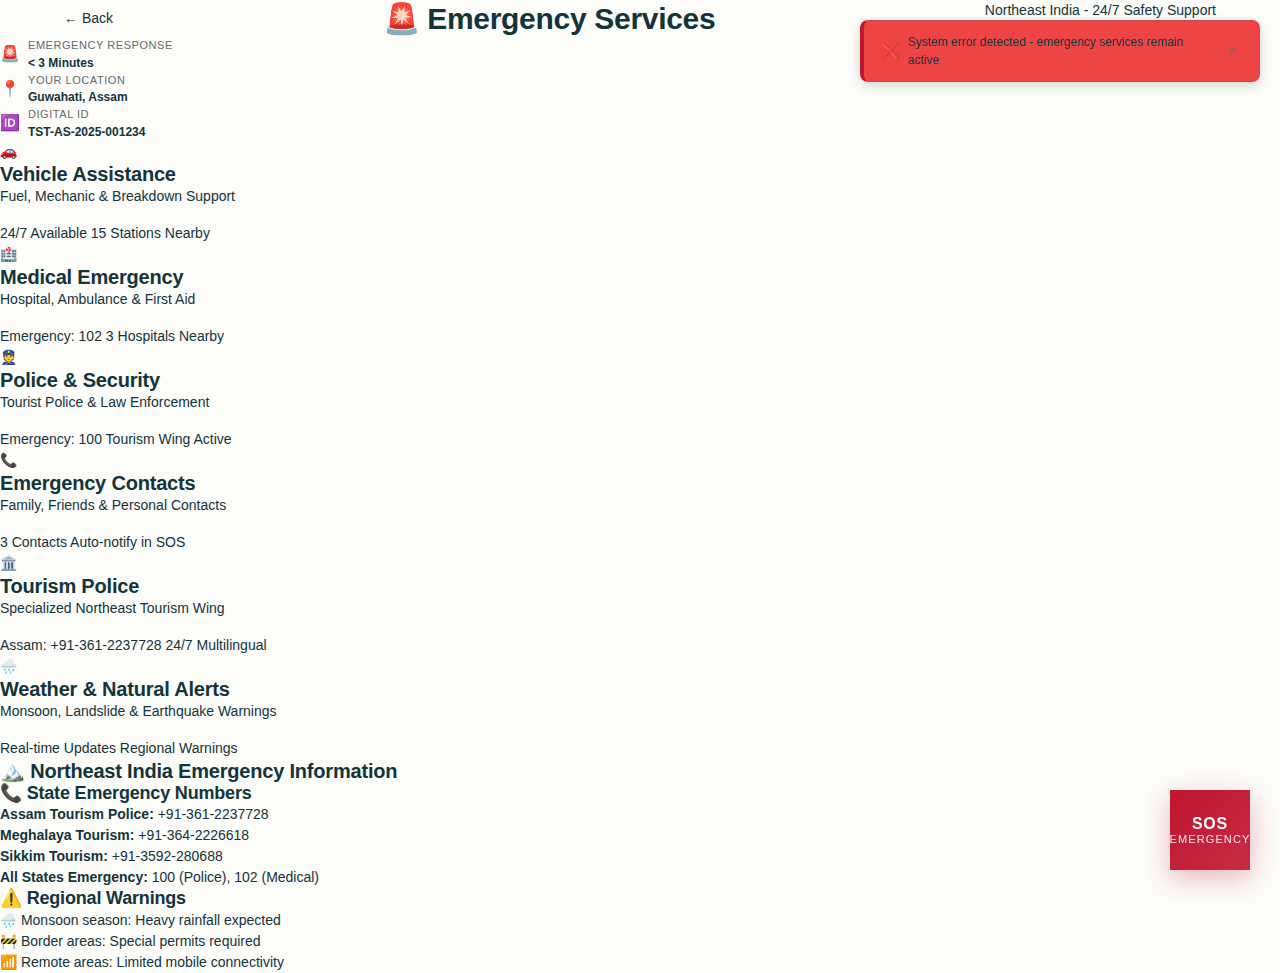
<file: services.html>
<!DOCTYPE html>
<html lang="en">
<head>
    <meta charset="UTF-8">
    <meta name="viewport" content="width=device-width, initial-scale=1.0">
    <title>Emergency Services - Smart Tourist Safety</title>
    <link rel="stylesheet" href="enhanced-styles.css">
    <meta name="theme-color" content="#1e3a8a">
</head>
<body>
    <div class="services-container">
        <!-- Header -->
        <div class="services-header">
            <div class="header-content">
                <div class="back-button" onclick="goBackToDashboard()">
                    <span>← Back</span>
                </div>
                <h1>🚨 Emergency Services</h1>
                <p>Northeast India - 24/7 Safety Support</p>
            </div>
        </div>

        <!-- Emergency Status Bar -->
        <div class="emergency-status-bar">
            <div class="status-item urgent">
                <div class="status-icon">🚨</div>
                <div class="status-info">
                    <span class="status-label">Emergency Response</span>
                    <span class="status-value">< 3 Minutes</span>
                </div>
            </div>
            <div class="status-item">
                <div class="status-icon">📍</div>
                <div class="status-info">
                    <span class="status-label">Your Location</span>
                    <span class="status-value">Guwahati, Assam</span>
                </div>
            </div>
            <div class="status-item">
                <div class="status-icon">🆔</div>
                <div class="status-info">
                    <span class="status-label">Digital ID</span>
                    <span class="status-value">TST-AS-2025-001234</span>
                </div>
            </div>
        </div>

        <div class="services-main">
            <!-- Main Services Grid -->
            <div id="main-services" class="services-grid">
                <div class="service-card priority" onclick="showVehicleAssistance()">
                    <div class="service-icon">🚗</div>
                    <h3>Vehicle Assistance</h3>
                    <p>Fuel, Mechanic & Breakdown Support</p>
                    <div class="service-stats">
                        <span class="stat">24/7 Available</span>
                        <span class="stat">15 Stations Nearby</span>
                    </div>
                </div>

                <div class="service-card emergency" onclick="showMedicalAssistance()">
                    <div class="service-icon">🏥</div>
                    <h3>Medical Emergency</h3>
                    <p>Hospital, Ambulance & First Aid</p>
                    <div class="service-stats">
                        <span class="stat">Emergency: 102</span>
                        <span class="stat">3 Hospitals Nearby</span>
                    </div>
                </div>

                <div class="service-card security" onclick="showPoliceAssistance()">
                    <div class="service-icon">👮</div>
                    <h3>Police & Security</h3>
                    <p>Tourist Police & Law Enforcement</p>
                    <div class="service-stats">
                        <span class="stat">Emergency: 100</span>
                        <span class="stat">Tourism Wing Active</span>
                    </div>
                </div>

                <div class="service-card contacts" onclick="showEmergencyContacts()">
                    <div class="service-icon">📞</div>
                    <h3>Emergency Contacts</h3>
                    <p>Family, Friends & Personal Contacts</p>
                    <div class="service-stats">
                        <span class="stat">3 Contacts</span>
                        <span class="stat">Auto-notify in SOS</span>
                    </div>
                </div>

                <!-- Northeast India Specific Services -->
                <div class="service-card special" onclick="showTourismPolice()">
                    <div class="service-icon">🏛️</div>
                    <h3>Tourism Police</h3>
                    <p>Specialized Northeast Tourism Wing</p>
                    <div class="service-stats">
                        <span class="stat">Assam: +91-361-2237728</span>
                        <span class="stat">24/7 Multilingual</span>
                    </div>
                </div>

                <div class="service-card weather" onclick="showWeatherAlerts()">
                    <div class="service-icon">🌧️</div>
                    <h3>Weather & Natural Alerts</h3>
                    <p>Monsoon, Landslide & Earthquake Warnings</p>
                    <div class="service-stats">
                        <span class="stat">Real-time Updates</span>
                        <span class="stat">Regional Warnings</span>
                    </div>
                </div>
            </div>

            <!-- Vehicle Assistance Section -->
            <div id="vehicle-assistance" class="service-section hidden">
                <div class="section-header">
                    <h2>🚗 Vehicle Assistance Services</h2>
                    <p>24/7 roadside support across Northeast India</p>
                </div>

                <div class="assistance-options">
                    <div class="option-card" onclick="showFuelAssistance()">
                        <div class="option-icon">⛽</div>
                        <h4>Fuel Assistance</h4>
                        <p>Emergency fuel delivery</p>
                    </div>
                    <div class="option-card" onclick="showMechanicAssistance()">
                        <div class="option-icon">🔧</div>
                        <h4>Mechanic Services</h4>
                        <p>Roadside repairs</p>
                    </div>
                    <div class="option-card" onclick="showTowingService()">
                        <div class="option-icon">🚛</div>
                        <h4>Towing Service</h4>
                        <p>Vehicle recovery</p>
                    </div>
                </div>

                <!-- Fuel Detail Section -->
                <div id="fuel-detail" class="detail-section hidden">
                    <h3>⛽ Emergency Fuel Assistance</h3>
                    <div class="fuel-types">
                        <button class="fuel-btn" onclick="findNearbyService('petrol')">Petrol</button>
                        <button class="fuel-btn" onclick="findNearbyService('diesel')">Diesel</button>
                        <button class="fuel-btn" onclick="findNearbyService('cng')">CNG</button>
                    </div>
                    <div id="fuel-results" class="results-section"></div>
                </div>

                <!-- Mechanic Detail Section -->
                <div id="mechanic-detail" class="detail-section hidden">
                    <h3>🔧 Mechanic Assistance</h3>
                    <div class="service-types">
                        <button class="service-btn" onclick="findNearbyMechanics('general')">General Repair</button>
                        <button class="service-btn" onclick="findNearbyMechanics('engine')">Engine Issues</button>
                        <button class="service-btn" onclick="findNearbyMechanics('tires')">Tire Problems</button>
                    </div>
                    <div id="mechanic-results" class="results-section"></div>
                </div>
            </div>

            <!-- Medical Assistance Section -->
            <div id="medical-assistance" class="service-section hidden">
                <div class="section-header">
                    <h2>🏥 Medical Emergency Services</h2>
                    <p>Immediate medical support across Northeast states</p>
                </div>

                <div class="medical-emergency-actions">
                    <button class="emergency-btn critical" onclick="callEmergencyService('medical')">
                        <span class="btn-icon">🚑</span>
                        <span class="btn-text">Call Ambulance (102)</span>
                        <span class="btn-desc">Immediate medical emergency</span>
                    </button>
                    <button class="emergency-btn urgent" onclick="findHospitals('general')">
                        <span class="btn-icon">🏥</span>
                        <span class="btn-text">Find Nearest Hospital</span>
                        <span class="btn-desc">Locate medical facilities</span>
                    </button>
                </div>

                <div class="patient-types">
                    <div class="type-card" onclick="findHospitals('accident')">
                        <div class="type-icon">🚑</div>
                        <h4>Accident/Trauma</h4>
                        <p>Emergency medical care</p>
                    </div>
                    <div class="type-card" onclick="findHospitals('pregnancy')">
                        <div class="type-icon">👶</div>
                        <h4>Pregnancy/Maternity</h4>
                        <p>Women's healthcare</p>
                    </div>
                    <div class="type-card" onclick="findHospitals('general')">
                        <div class="type-icon">⚕️</div>
                        <h4>General Medical</h4>
                        <p>Basic healthcare</p>
                    </div>
                </div>

                <div id="hospital-results" class="results-section"></div>
            </div>

            <!-- Police Assistance Section -->
            <div id="police-assistance" class="service-section hidden">
                <div class="section-header">
                    <h2>👮 Police & Security Services</h2>
                    <p>Tourist safety and law enforcement support</p>
                </div>

                <div class="police-emergency-actions">
                    <button class="emergency-btn critical" onclick="callEmergencyService('police')">
                        <span class="btn-icon">🚔</span>
                        <span class="btn-text">Emergency Police (100)</span>
                        <span class="btn-desc">Immediate police response</span>
                    </button>
                    <button class="emergency-btn urgent" onclick="callTourismPolice()">
                        <span class="btn-icon">🏛️</span>
                        <span class="btn-text">Tourism Police</span>
                        <span class="btn-desc">Specialized tourist assistance</span>
                    </button>
                </div>

                <div class="police-services">
                    <div class="service-type-card" onclick="reportAccident()">
                        <div class="service-type-icon">🚗</div>
                        <h4>Accident Reporting</h4>
                        <p>Report traffic incidents</p>
                    </div>
                    <div class="service-type-card" onclick="reportTheft()">
                        <div class="service-type-icon">🛡️</div>
                        <h4>Theft/Crime Report</h4>
                        <p>Report criminal incidents</p>
                    </div>
                    <div class="service-type-card" onclick="requestEscort()">
                        <div class="service-type-icon">👥</div>
                        <h4>Police Escort</h4>
                        <p>High-risk area escort</p>
                    </div>
                    <div class="service-type-card" onclick="checkPermits()">
                        <div class="service-type-icon">📋</div>
                        <h4>Permit Verification</h4>
                        <p>Check travel permits</p>
                    </div>
                </div>

                <div id="police-results" class="results-section"></div>
            </div>

            <!-- Emergency Contacts Section -->
            <div id="emergency-contacts" class="service-section hidden">
                <div class="section-header">
                    <h2>📞 Emergency Contacts Management</h2>
                    <p>Manage your personal emergency contacts</p>
                </div>

                <div class="contacts-actions">
                    <button class="add-contact-btn" onclick="showAddContactForm()">
                        <span class="btn-icon">➕</span>
                        <span class="btn-text">Add Emergency Contact</span>
                    </button>
                    <button class="test-contacts-btn" onclick="testEmergencyContacts()">
                        <span class="btn-icon">🧪</span>
                        <span class="btn-text">Test All Contacts</span>
                    </button>
                </div>

                <!-- Add Contact Form -->
                <form id="contact-form" class="contact-form hidden">
                    <h3>Add Emergency Contact</h3>
                    <div class="form-row">
                        <div class="form-group">
                            <label for="contact-name">Contact Name</label>
                            <input type="text" id="contact-name" class="form-control" required>
                        </div>
                        <div class="form-group">
                            <label for="contact-phone">Phone Number</label>
                            <input type="tel" id="contact-phone" class="form-control" required>
                        </div>
                    </div>
                    <div class="form-row">
                        <div class="form-group">
                            <label for="contact-relation">Relationship</label>
                            <select id="contact-relation" class="form-control" required>
                                <option value="">Select Relationship</option>
                                <option value="family">Family Member</option>
                                <option value="friend">Friend</option>
                                <option value="colleague">Colleague</option>
                                <option value="medical">Medical Contact</option>
                                <option value="insurance">Insurance</option>
                                <option value="other">Other</option>
                            </select>
                        </div>
                        <div class="form-group">
                            <label for="contact-priority">Priority</label>
                            <select id="contact-priority" class="form-control" required>
                                <option value="high">High - Contact first</option>
                                <option value="medium">Medium - Contact if needed</option>
                                <option value="low">Low - Info only</option>
                            </select>
                        </div>
                    </div>
                    <div class="form-actions">
                        <button type="submit" class="btn btn-primary">Add Contact</button>
                        <button type="button" class="btn btn-secondary" onclick="hideAddContactForm()">Cancel</button>
                    </div>
                </form>

                <!-- Contacts List -->
                <div id="contacts-list" class="contacts-grid">
                    <!-- Contacts will be loaded here -->
                </div>
            </div>

            <!-- Northeast India Specific Information -->
            <div class="northeast-info-panel">
                <h3>🏔️ Northeast India Emergency Information</h3>
                <div class="info-grid">
                    <div class="info-card">
                        <h4>📞 State Emergency Numbers</h4>
                        <div class="emergency-numbers">
                            <div class="number-item">
                                <strong>Assam Tourism Police:</strong> +91-361-2237728
                            </div>
                            <div class="number-item">
                                <strong>Meghalaya Tourism:</strong> +91-364-2226618
                            </div>
                            <div class="number-item">
                                <strong>Sikkim Tourism:</strong> +91-3592-280688
                            </div>
                            <div class="number-item">
                                <strong>All States Emergency:</strong> 100 (Police), 102 (Medical)
                            </div>
                        </div>
                    </div>
                    <div class="info-card">
                        <h4>⚠️ Regional Warnings</h4>
                        <div class="warnings-list">
                            <div class="warning-item monsoon">
                                <span class="warning-icon">🌧️</span>
                                <span>Monsoon season: Heavy rainfall expected</span>
                            </div>
                            <div class="warning-item border">
                                <span class="warning-icon">🚧</span>
                                <span>Border areas: Special permits required</span>
                            </div>
                            <div class="warning-item connectivity">
                                <span class="warning-icon">📶</span>
                                <span>Remote areas: Limited mobile connectivity</span>
                            </div>
                        </div>
                    </div>
                </div>
            </div>
        </div>
    </div>

    <!-- Loading Overlay -->
    <div id="loading-overlay" class="loading-overlay hidden">
        <div class="loading-content">
            <div class="loading-spinner"></div>
            <p>Finding nearby services...</p>
        </div>
    </div>

    <!-- Floating SOS Button -->
    <div class="sos-container">
        <button id="sos-button" class="sos-button" onclick="activateEmergencySOS()">
            <div class="sos-pulse"></div>
            <div class="sos-content">
                <div class="sos-text">SOS</div>
                <div class="sos-subtext">Emergency</div>
            </div>
        </button>
    </div>

    <script src="enhanced-main.js"></script>
    <script src="utils.js"></script>
</body>
</html>
</file>
<file: style.css>
:root {
  /* Primitive Color Tokens */
  --color-white: rgba(255, 255, 255, 1);
  --color-black: rgba(0, 0, 0, 1);
  --color-cream-50: rgba(252, 252, 249, 1);
  --color-cream-100: rgba(255, 255, 253, 1);
  --color-gray-200: rgba(245, 245, 245, 1);
  --color-gray-300: rgba(167, 169, 169, 1);
  --color-gray-400: rgba(119, 124, 124, 1);
  --color-slate-500: rgba(98, 108, 113, 1);
  --color-brown-600: rgba(94, 82, 64, 1);
  --color-charcoal-700: rgba(31, 33, 33, 1);
  --color-charcoal-800: rgba(38, 40, 40, 1);
  --color-slate-900: rgba(19, 52, 59, 1);
  --color-teal-300: rgba(50, 184, 198, 1);
  --color-teal-400: rgba(45, 166, 178, 1);
  --color-teal-500: rgba(33, 128, 141, 1);
  --color-teal-600: rgba(29, 116, 128, 1);
  --color-teal-700: rgba(26, 104, 115, 1);
  --color-teal-800: rgba(41, 150, 161, 1);
  --color-red-400: rgba(255, 84, 89, 1);
  --color-red-500: rgba(192, 21, 47, 1);
  --color-orange-400: rgba(230, 129, 97, 1);
  --color-orange-500: rgba(168, 75, 47, 1);

  /* RGB versions for opacity control */
  --color-brown-600-rgb: 94, 82, 64;
  --color-teal-500-rgb: 33, 128, 141;
  --color-slate-900-rgb: 19, 52, 59;
  --color-slate-500-rgb: 98, 108, 113;
  --color-red-500-rgb: 192, 21, 47;
  --color-red-400-rgb: 255, 84, 89;
  --color-orange-500-rgb: 168, 75, 47;
  --color-orange-400-rgb: 230, 129, 97;

  /* Background color tokens (Light Mode) */
  --color-bg-1: rgba(59, 130, 246, 0.08); /* Light blue */
  --color-bg-2: rgba(245, 158, 11, 0.08); /* Light yellow */
  --color-bg-3: rgba(34, 197, 94, 0.08); /* Light green */
  --color-bg-4: rgba(239, 68, 68, 0.08); /* Light red */
  --color-bg-5: rgba(147, 51, 234, 0.08); /* Light purple */
  --color-bg-6: rgba(249, 115, 22, 0.08); /* Light orange */
  --color-bg-7: rgba(236, 72, 153, 0.08); /* Light pink */
  --color-bg-8: rgba(6, 182, 212, 0.08); /* Light cyan */

  /* Semantic Color Tokens (Light Mode) */
  --color-background: var(--color-cream-50);
  --color-surface: var(--color-cream-100);
  --color-text: var(--color-slate-900);
  --color-text-secondary: var(--color-slate-500);
  --color-primary: var(--color-teal-500);
  --color-primary-hover: var(--color-teal-600);
  --color-primary-active: var(--color-teal-700);
  --color-secondary: rgba(var(--color-brown-600-rgb), 0.12);
  --color-secondary-hover: rgba(var(--color-brown-600-rgb), 0.2);
  --color-secondary-active: rgba(var(--color-brown-600-rgb), 0.25);
  --color-border: rgba(var(--color-brown-600-rgb), 0.2);
  --color-btn-primary-text: var(--color-cream-50);
  --color-card-border: rgba(var(--color-brown-600-rgb), 0.12);
  --color-card-border-inner: rgba(var(--color-brown-600-rgb), 0.12);
  --color-error: var(--color-red-500);
  --color-success: var(--color-teal-500);
  --color-warning: var(--color-orange-500);
  --color-info: var(--color-slate-500);
  --color-focus-ring: rgba(var(--color-teal-500-rgb), 0.4);
  --color-select-caret: rgba(var(--color-slate-900-rgb), 0.8);

  /* Common style patterns */
  --focus-ring: 0 0 0 3px var(--color-focus-ring);
  --focus-outline: 2px solid var(--color-primary);
  --status-bg-opacity: 0.15;
  --status-border-opacity: 0.25;
  --select-caret-light: url("data:image/svg+xml,%3Csvg xmlns='http://www.w3.org/2000/svg' width='16' height='16' viewBox='0 0 24 24' fill='none' stroke='%23134252' stroke-width='2' stroke-linecap='round' stroke-linejoin='round'%3E%3Cpolyline points='6 9 12 15 18 9'%3E%3C/polyline%3E%3C/svg%3E");
  --select-caret-dark: url("data:image/svg+xml,%3Csvg xmlns='http://www.w3.org/2000/svg' width='16' height='16' viewBox='0 0 24 24' fill='none' stroke='%23f5f5f5' stroke-width='2' stroke-linecap='round' stroke-linejoin='round'%3E%3Cpolyline points='6 9 12 15 18 9'%3E%3C/polyline%3E%3C/svg%3E");

  /* RGB versions for opacity control */
  --color-success-rgb: 33, 128, 141;
  --color-error-rgb: 192, 21, 47;
  --color-warning-rgb: 168, 75, 47;
  --color-info-rgb: 98, 108, 113;

  /* Typography */
  --font-family-base: "FKGroteskNeue", "Geist", "Inter", -apple-system,
    BlinkMacSystemFont, "Segoe UI", Roboto, sans-serif;
  --font-family-mono: "Berkeley Mono", ui-monospace, SFMono-Regular, Menlo,
    Monaco, Consolas, monospace;
  --font-size-xs: 11px;
  --font-size-sm: 12px;
  --font-size-base: 14px;
  --font-size-md: 14px;
  --font-size-lg: 16px;
  --font-size-xl: 18px;
  --font-size-2xl: 20px;
  --font-size-3xl: 24px;
  --font-size-4xl: 30px;
  --font-weight-normal: 400;
  --font-weight-medium: 500;
  --font-weight-semibold: 550;
  --font-weight-bold: 600;
  --line-height-tight: 1.2;
  --line-height-normal: 1.5;
  --letter-spacing-tight: -0.01em;

  /* Spacing */
  --space-0: 0;
  --space-1: 1px;
  --space-2: 2px;
  --space-4: 4px;
  --space-6: 6px;
  --space-8: 8px;
  --space-10: 10px;
  --space-12: 12px;
  --space-16: 16px;
  --space-20: 20px;
  --space-24: 24px;
  --space-32: 32px;

  /* Border Radius */
  --radius-sm: 6px;
  --radius-base: 8px;
  --radius-md: 10px;
  --radius-lg: 12px;
  --radius-full: 9999px;

  /* Shadows */
  --shadow-xs: 0 1px 2px rgba(0, 0, 0, 0.02);
  --shadow-sm: 0 1px 3px rgba(0, 0, 0, 0.04), 0 1px 2px rgba(0, 0, 0, 0.02);
  --shadow-md: 0 4px 6px -1px rgba(0, 0, 0, 0.04),
    0 2px 4px -1px rgba(0, 0, 0, 0.02);
  --shadow-lg: 0 10px 15px -3px rgba(0, 0, 0, 0.04),
    0 4px 6px -2px rgba(0, 0, 0, 0.02);
  --shadow-inset-sm: inset 0 1px 0 rgba(255, 255, 255, 0.15),
    inset 0 -1px 0 rgba(0, 0, 0, 0.03);

  /* Animation */
  --duration-fast: 150ms;
  --duration-normal: 250ms;
  --ease-standard: cubic-bezier(0.16, 1, 0.3, 1);

  /* Layout */
  --container-sm: 640px;
  --container-md: 768px;
  --container-lg: 1024px;
  --container-xl: 1280px;
}

/* Dark mode colors */
@media (prefers-color-scheme: dark) {
  :root {
    /* RGB versions for opacity control (Dark Mode) */
    --color-gray-400-rgb: 119, 124, 124;
    --color-teal-300-rgb: 50, 184, 198;
    --color-gray-300-rgb: 167, 169, 169;
    --color-gray-200-rgb: 245, 245, 245;

    /* Background color tokens (Dark Mode) */
    --color-bg-1: rgba(29, 78, 216, 0.15); /* Dark blue */
    --color-bg-2: rgba(180, 83, 9, 0.15); /* Dark yellow */
    --color-bg-3: rgba(21, 128, 61, 0.15); /* Dark green */
    --color-bg-4: rgba(185, 28, 28, 0.15); /* Dark red */
    --color-bg-5: rgba(107, 33, 168, 0.15); /* Dark purple */
    --color-bg-6: rgba(194, 65, 12, 0.15); /* Dark orange */
    --color-bg-7: rgba(190, 24, 93, 0.15); /* Dark pink */
    --color-bg-8: rgba(8, 145, 178, 0.15); /* Dark cyan */

    /* Semantic Color Tokens (Dark Mode) */
    --color-background: var(--color-charcoal-700);
    --color-surface: var(--color-charcoal-800);
    --color-text: var(--color-gray-200);
    --color-text-secondary: rgba(var(--color-gray-300-rgb), 0.7);
    --color-primary: var(--color-teal-300);
    --color-primary-hover: var(--color-teal-400);
    --color-primary-active: var(--color-teal-800);
    --color-secondary: rgba(var(--color-gray-400-rgb), 0.15);
    --color-secondary-hover: rgba(var(--color-gray-400-rgb), 0.25);
    --color-secondary-active: rgba(var(--color-gray-400-rgb), 0.3);
    --color-border: rgba(var(--color-gray-400-rgb), 0.3);
    --color-error: var(--color-red-400);
    --color-success: var(--color-teal-300);
    --color-warning: var(--color-orange-400);
    --color-info: var(--color-gray-300);
    --color-focus-ring: rgba(var(--color-teal-300-rgb), 0.4);
    --color-btn-primary-text: var(--color-slate-900);
    --color-card-border: rgba(var(--color-gray-400-rgb), 0.2);
    --color-card-border-inner: rgba(var(--color-gray-400-rgb), 0.15);
    --shadow-inset-sm: inset 0 1px 0 rgba(255, 255, 255, 0.1),
      inset 0 -1px 0 rgba(0, 0, 0, 0.15);
    --button-border-secondary: rgba(var(--color-gray-400-rgb), 0.2);
    --color-border-secondary: rgba(var(--color-gray-400-rgb), 0.2);
    --color-select-caret: rgba(var(--color-gray-200-rgb), 0.8);

    /* Common style patterns - updated for dark mode */
    --focus-ring: 0 0 0 3px var(--color-focus-ring);
    --focus-outline: 2px solid var(--color-primary);
    --status-bg-opacity: 0.15;
    --status-border-opacity: 0.25;
    --select-caret-light: url("data:image/svg+xml,%3Csvg xmlns='http://www.w3.org/2000/svg' width='16' height='16' viewBox='0 0 24 24' fill='none' stroke='%23134252' stroke-width='2' stroke-linecap='round' stroke-linejoin='round'%3E%3Cpolyline points='6 9 12 15 18 9'%3E%3C/polyline%3E%3C/svg%3E");
    --select-caret-dark: url("data:image/svg+xml,%3Csvg xmlns='http://www.w3.org/2000/svg' width='16' height='16' viewBox='0 0 24 24' fill='none' stroke='%23f5f5f5' stroke-width='2' stroke-linecap='round' stroke-linejoin='round'%3E%3Cpolyline points='6 9 12 15 18 9'%3E%3C/polyline%3E%3C/svg%3E");

    /* RGB versions for dark mode */
    --color-success-rgb: var(--color-teal-300-rgb);
    --color-error-rgb: var(--color-red-400-rgb);
    --color-warning-rgb: var(--color-orange-400-rgb);
    --color-info-rgb: var(--color-gray-300-rgb);
  }
}

/* Data attribute for manual theme switching */
[data-color-scheme="dark"] {
  /* RGB versions for opacity control (dark mode) */
  --color-gray-400-rgb: 119, 124, 124;
  --color-teal-300-rgb: 50, 184, 198;
  --color-gray-300-rgb: 167, 169, 169;
  --color-gray-200-rgb: 245, 245, 245;

  /* Colorful background palette - Dark Mode */
  --color-bg-1: rgba(29, 78, 216, 0.15); /* Dark blue */
  --color-bg-2: rgba(180, 83, 9, 0.15); /* Dark yellow */
  --color-bg-3: rgba(21, 128, 61, 0.15); /* Dark green */
  --color-bg-4: rgba(185, 28, 28, 0.15); /* Dark red */
  --color-bg-5: rgba(107, 33, 168, 0.15); /* Dark purple */
  --color-bg-6: rgba(194, 65, 12, 0.15); /* Dark orange */
  --color-bg-7: rgba(190, 24, 93, 0.15); /* Dark pink */
  --color-bg-8: rgba(8, 145, 178, 0.15); /* Dark cyan */

  /* Semantic Color Tokens (Dark Mode) */
  --color-background: var(--color-charcoal-700);
  --color-surface: var(--color-charcoal-800);
  --color-text: var(--color-gray-200);
  --color-text-secondary: rgba(var(--color-gray-300-rgb), 0.7);
  --color-primary: var(--color-teal-300);
  --color-primary-hover: var(--color-teal-400);
  --color-primary-active: var(--color-teal-800);
  --color-secondary: rgba(var(--color-gray-400-rgb), 0.15);
  --color-secondary-hover: rgba(var(--color-gray-400-rgb), 0.25);
  --color-secondary-active: rgba(var(--color-gray-400-rgb), 0.3);
  --color-border: rgba(var(--color-gray-400-rgb), 0.3);
  --color-error: var(--color-red-400);
  --color-success: var(--color-teal-300);
  --color-warning: var(--color-orange-400);
  --color-info: var(--color-gray-300);
  --color-focus-ring: rgba(var(--color-teal-300-rgb), 0.4);
  --color-btn-primary-text: var(--color-slate-900);
  --color-card-border: rgba(var(--color-gray-400-rgb), 0.15);
  --color-card-border-inner: rgba(var(--color-gray-400-rgb), 0.15);
  --shadow-inset-sm: inset 0 1px 0 rgba(255, 255, 255, 0.1),
    inset 0 -1px 0 rgba(0, 0, 0, 0.15);
  --color-border-secondary: rgba(var(--color-gray-400-rgb), 0.2);
  --color-select-caret: rgba(var(--color-gray-200-rgb), 0.8);

  /* Common style patterns - updated for dark mode */
  --focus-ring: 0 0 0 3px var(--color-focus-ring);
  --focus-outline: 2px solid var(--color-primary);
  --status-bg-opacity: 0.15;
  --status-border-opacity: 0.25;
  --select-caret-light: url("data:image/svg+xml,%3Csvg xmlns='http://www.w3.org/2000/svg' width='16' height='16' viewBox='0 0 24 24' fill='none' stroke='%23134252' stroke-width='2' stroke-linecap='round' stroke-linejoin='round'%3E%3Cpolyline points='6 9 12 15 18 9'%3E%3C/polyline%3E%3C/svg%3E");
  --select-caret-dark: url("data:image/svg+xml,%3Csvg xmlns='http://www.w3.org/2000/svg' width='16' height='16' viewBox='0 0 24 24' fill='none' stroke='%23f5f5f5' stroke-width='2' stroke-linecap='round' stroke-linejoin='round'%3E%3Cpolyline points='6 9 12 15 18 9'%3E%3C/polyline%3E%3C/svg%3E");

  /* RGB versions for dark mode */
  --color-success-rgb: var(--color-teal-300-rgb);
  --color-error-rgb: var(--color-red-400-rgb);
  --color-warning-rgb: var(--color-orange-400-rgb);
  --color-info-rgb: var(--color-gray-300-rgb);
}

[data-color-scheme="light"] {
  /* RGB versions for opacity control (light mode) */
  --color-brown-600-rgb: 94, 82, 64;
  --color-teal-500-rgb: 33, 128, 141;
  --color-slate-900-rgb: 19, 52, 59;

  /* Semantic Color Tokens (Light Mode) */
  --color-background: var(--color-cream-50);
  --color-surface: var(--color-cream-100);
  --color-text: var(--color-slate-900);
  --color-text-secondary: var(--color-slate-500);
  --color-primary: var(--color-teal-500);
  --color-primary-hover: var(--color-teal-600);
  --color-primary-active: var(--color-teal-700);
  --color-secondary: rgba(var(--color-brown-600-rgb), 0.12);
  --color-secondary-hover: rgba(var(--color-brown-600-rgb), 0.2);
  --color-secondary-active: rgba(var(--color-brown-600-rgb), 0.25);
  --color-border: rgba(var(--color-brown-600-rgb), 0.2);
  --color-btn-primary-text: var(--color-cream-50);
  --color-card-border: rgba(var(--color-brown-600-rgb), 0.12);
  --color-card-border-inner: rgba(var(--color-brown-600-rgb), 0.12);
  --color-error: var(--color-red-500);
  --color-success: var(--color-teal-500);
  --color-warning: var(--color-orange-500);
  --color-info: var(--color-slate-500);
  --color-focus-ring: rgba(var(--color-teal-500-rgb), 0.4);

  /* RGB versions for light mode */
  --color-success-rgb: var(--color-teal-500-rgb);
  --color-error-rgb: var(--color-red-500-rgb);
  --color-warning-rgb: var(--color-orange-500-rgb);
  --color-info-rgb: var(--color-slate-500-rgb);
}

/* Base styles */
html {
  font-size: var(--font-size-base);
  font-family: var(--font-family-base);
  line-height: var(--line-height-normal);
  color: var(--color-text);
  background-color: var(--color-background);
  -webkit-font-smoothing: antialiased;
  box-sizing: border-box;
}

body {
  margin: 0;
  padding: 0;
}

*,
*::before,
*::after {
  box-sizing: inherit;
}

/* Typography */
h1,
h2,
h3,
h4,
h5,
h6 {
  margin: 0;
  font-weight: var(--font-weight-semibold);
  line-height: var(--line-height-tight);
  color: var(--color-text);
  letter-spacing: var(--letter-spacing-tight);
}

h1 {
  font-size: var(--font-size-4xl);
}
h2 {
  font-size: var(--font-size-3xl);
}
h3 {
  font-size: var(--font-size-2xl);
}
h4 {
  font-size: var(--font-size-xl);
}
h5 {
  font-size: var(--font-size-lg);
}
h6 {
  font-size: var(--font-size-md);
}

p {
  margin: 0 0 var(--space-16) 0;
}

a {
  color: var(--color-primary);
  text-decoration: none;
  transition: color var(--duration-fast) var(--ease-standard);
}

a:hover {
  color: var(--color-primary-hover);
}

code,
pre {
  font-family: var(--font-family-mono);
  font-size: calc(var(--font-size-base) * 0.95);
  background-color: var(--color-secondary);
  border-radius: var(--radius-sm);
}

code {
  padding: var(--space-1) var(--space-4);
}

pre {
  padding: var(--space-16);
  margin: var(--space-16) 0;
  overflow: auto;
  border: 1px solid var(--color-border);
}

pre code {
  background: none;
  padding: 0;
}

/* Buttons */
.btn {
  display: inline-flex;
  align-items: center;
  justify-content: center;
  padding: var(--space-8) var(--space-16);
  border-radius: var(--radius-base);
  font-size: var(--font-size-base);
  font-weight: 500;
  line-height: 1.5;
  cursor: pointer;
  transition: all var(--duration-normal) var(--ease-standard);
  border: none;
  text-decoration: none;
  position: relative;
}

.btn:focus-visible {
  outline: none;
  box-shadow: var(--focus-ring);
}

.btn--primary {
  background: var(--color-primary);
  color: var(--color-btn-primary-text);
}

.btn--primary:hover {
  background: var(--color-primary-hover);
}

.btn--primary:active {
  background: var(--color-primary-active);
}

.btn--secondary {
  background: var(--color-secondary);
  color: var(--color-text);
}

.btn--secondary:hover {
  background: var(--color-secondary-hover);
}

.btn--secondary:active {
  background: var(--color-secondary-active);
}

.btn--outline {
  background: transparent;
  border: 1px solid var(--color-border);
  color: var(--color-text);
}

.btn--outline:hover {
  background: var(--color-secondary);
}

.btn--sm {
  padding: var(--space-4) var(--space-12);
  font-size: var(--font-size-sm);
  border-radius: var(--radius-sm);
}

.btn--lg {
  padding: var(--space-10) var(--space-20);
  font-size: var(--font-size-lg);
  border-radius: var(--radius-md);
}

.btn--full-width {
  width: 100%;
}

.btn:disabled {
  opacity: 0.5;
  cursor: not-allowed;
}

/* Form elements */
.form-control {
  display: block;
  width: 100%;
  padding: var(--space-8) var(--space-12);
  font-size: var(--font-size-md);
  line-height: 1.5;
  color: var(--color-text);
  background-color: var(--color-surface);
  border: 1px solid var(--color-border);
  border-radius: var(--radius-base);
  transition: border-color var(--duration-fast) var(--ease-standard),
    box-shadow var(--duration-fast) var(--ease-standard);
}

textarea.form-control {
  font-family: var(--font-family-base);
  font-size: var(--font-size-base);
}

select.form-control {
  padding: var(--space-8) var(--space-12);
  -webkit-appearance: none;
  -moz-appearance: none;
  appearance: none;
  background-image: var(--select-caret-light);
  background-repeat: no-repeat;
  background-position: right var(--space-12) center;
  background-size: 16px;
  padding-right: var(--space-32);
}

/* Add a dark mode specific caret */
@media (prefers-color-scheme: dark) {
  select.form-control {
    background-image: var(--select-caret-dark);
  }
}

/* Also handle data-color-scheme */
[data-color-scheme="dark"] select.form-control {
  background-image: var(--select-caret-dark);
}

[data-color-scheme="light"] select.form-control {
  background-image: var(--select-caret-light);
}

.form-control:focus {
  border-color: var(--color-primary);
  outline: var(--focus-outline);
}

.form-label {
  display: block;
  margin-bottom: var(--space-8);
  font-weight: var(--font-weight-medium);
  font-size: var(--font-size-sm);
}

.form-group {
  margin-bottom: var(--space-16);
}

/* Card component */
.card {
  background-color: var(--color-surface);
  border-radius: var(--radius-lg);
  border: 1px solid var(--color-card-border);
  box-shadow: var(--shadow-sm);
  overflow: hidden;
  transition: box-shadow var(--duration-normal) var(--ease-standard);
}

.card:hover {
  box-shadow: var(--shadow-md);
}

.card__body {
  padding: var(--space-16);
}

.card__header,
.card__footer {
  padding: var(--space-16);
  border-bottom: 1px solid var(--color-card-border-inner);
}

/* Status indicators - simplified with CSS variables */
.status {
  display: inline-flex;
  align-items: center;
  padding: var(--space-6) var(--space-12);
  border-radius: var(--radius-full);
  font-weight: var(--font-weight-medium);
  font-size: var(--font-size-sm);
}

.status--success {
  background-color: rgba(
    var(--color-success-rgb, 33, 128, 141),
    var(--status-bg-opacity)
  );
  color: var(--color-success);
  border: 1px solid
    rgba(var(--color-success-rgb, 33, 128, 141), var(--status-border-opacity));
}

.status--error {
  background-color: rgba(
    var(--color-error-rgb, 192, 21, 47),
    var(--status-bg-opacity)
  );
  color: var(--color-error);
  border: 1px solid
    rgba(var(--color-error-rgb, 192, 21, 47), var(--status-border-opacity));
}

.status--warning {
  background-color: rgba(
    var(--color-warning-rgb, 168, 75, 47),
    var(--status-bg-opacity)
  );
  color: var(--color-warning);
  border: 1px solid
    rgba(var(--color-warning-rgb, 168, 75, 47), var(--status-border-opacity));
}

.status--info {
  background-color: rgba(
    var(--color-info-rgb, 98, 108, 113),
    var(--status-bg-opacity)
  );
  color: var(--color-info);
  border: 1px solid
    rgba(var(--color-info-rgb, 98, 108, 113), var(--status-border-opacity));
}

/* Container layout */
.container {
  width: 100%;
  margin-right: auto;
  margin-left: auto;
  padding-right: var(--space-16);
  padding-left: var(--space-16);
}

@media (min-width: 640px) {
  .container {
    max-width: var(--container-sm);
  }
}
@media (min-width: 768px) {
  .container {
    max-width: var(--container-md);
  }
}
@media (min-width: 1024px) {
  .container {
    max-width: var(--container-lg);
  }
}
@media (min-width: 1280px) {
  .container {
    max-width: var(--container-xl);
  }
}

/* Utility classes */
.flex {
  display: flex;
}
.flex-col {
  flex-direction: column;
}
.items-center {
  align-items: center;
}
.justify-center {
  justify-content: center;
}
.justify-between {
  justify-content: space-between;
}
.gap-4 {
  gap: var(--space-4);
}
.gap-8 {
  gap: var(--space-8);
}
.gap-16 {
  gap: var(--space-16);
}

.m-0 {
  margin: 0;
}
.mt-8 {
  margin-top: var(--space-8);
}
.mb-8 {
  margin-bottom: var(--space-8);
}
.mx-8 {
  margin-left: var(--space-8);
  margin-right: var(--space-8);
}
.my-8 {
  margin-top: var(--space-8);
  margin-bottom: var(--space-8);
}

.p-0 {
  padding: 0;
}
.py-8 {
  padding-top: var(--space-8);
  padding-bottom: var(--space-8);
}
.px-8 {
  padding-left: var(--space-8);
  padding-right: var(--space-8);
}
.py-16 {
  padding-top: var(--space-16);
  padding-bottom: var(--space-16);
}
.px-16 {
  padding-left: var(--space-16);
  padding-right: var(--space-16);
}

.block {
  display: block;
}
.hidden {
  display: none;
}

/* Accessibility */
.sr-only {
  position: absolute;
  width: 1px;
  height: 1px;
  padding: 0;
  margin: -1px;
  overflow: hidden;
  clip: rect(0, 0, 0, 0);
  white-space: nowrap;
  border-width: 0;
}

:focus-visible {
  outline: var(--focus-outline);
  outline-offset: 2px;
}

/* Dark mode specifics */
[data-color-scheme="dark"] .btn--outline {
  border: 1px solid var(--color-border-secondary);
}

@font-face {
  font-family: 'FKGroteskNeue';
  src: url('https://r2cdn.perplexity.ai/fonts/FKGroteskNeue.woff2')
    format('woff2');
}

/* END PERPLEXITY DESIGN SYSTEM */
/* Additional styles for JatayuNetra Emergency Response System */

/* Header Styles */
.header {
  background: var(--color-surface);
  border-bottom: 2px solid var(--color-primary);
  padding: var(--space-12) 0;
  position: sticky;
  top: 0;
  z-index: 100;
  box-shadow: var(--shadow-sm);
}

.header-content {
  max-width: var(--container-xl);
  margin: 0 auto;
  padding: 0 var(--space-16);
  display: flex;
  justify-content: space-between;
  align-items: center;
}

.logo {
  font-size: var(--font-size-3xl);
  font-weight: var(--font-weight-bold);
  color: var(--color-primary);
  margin: 0;
}

.header-controls {
  display: flex;
  align-items: center;
  gap: var(--space-12);
}

.language-selector {
  min-width: 150px;
  font-size: var(--font-size-sm);
}

.theme-toggle {
  padding: var(--space-8);
  min-width: 40px;
  font-size: var(--font-size-lg);
}

/* Page System */
.page {
  display: none;
  min-height: 100vh;
  padding: var(--space-20) 0;
}

.page.active {
  display: block;
}

/* Authentication Styles */
.auth-container {
  max-width: 500px;
  margin: 0 auto;
  background: var(--color-surface);
  padding: var(--space-32);
  border-radius: var(--radius-lg);
  box-shadow: var(--shadow-lg);
  border: 1px solid var(--color-card-border);
}

.auth-container h2 {
  text-align: center;
  margin-bottom: var(--space-8);
  color: var(--color-primary);
}

.auth-container p {
  text-align: center;
  color: var(--color-text-secondary);
  margin-bottom: var(--space-24);
}

.auth-form {
  margin-bottom: var(--space-24);
}

.register-option {
  text-align: center;
  padding: var(--space-16);
  background: var(--color-bg-1);
  border-radius: var(--radius-base);
  margin-top: var(--space-16);
}

.register-option p {
  margin-bottom: var(--space-12);
}

/* Preset Credentials Display */
.preset-credentials {
  margin-top: var(--space-24);
  padding: var(--space-20);
  background: var(--color-bg-2);
  border-radius: var(--radius-base);
}

.preset-credentials h4 {
  text-align: center;
  margin-bottom: var(--space-16);
  color: var(--color-text);
}

.credentials-grid {
  display: grid;
  grid-template-columns: repeat(auto-fit, minmax(200px, 1fr));
  gap: var(--space-12);
}

.credential-card {
  background: var(--color-surface);
  padding: var(--space-12);
  border-radius: var(--radius-base);
  border: 1px solid var(--color-card-border);
  text-align: center;
}

.credential-card strong {
  display: block;
  margin-bottom: var(--space-8);
  color: var(--color-primary);
}

.credential-card p {
  margin: var(--space-4) 0;
  font-size: var(--font-size-sm);
  font-family: var(--font-family-mono);
}

/* Dashboard Styles */
.dashboard {
  background: var(--color-background);
}

.dashboard-header {
  display: flex;
  justify-content: space-between;
  align-items: center;
  margin-bottom: var(--space-24);
  padding: var(--space-20);
  background: var(--color-surface);
  border-radius: var(--radius-lg);
  box-shadow: var(--shadow-sm);
}

.user-info {
  display: flex;
  align-items: center;
  gap: var(--space-16);
}

/* Location Status */
.location-status {
  margin-bottom: var(--space-24);
}

.location-display {
  display: flex;
  justify-content: space-between;
  align-items: center;
  gap: var(--space-16);
}

#locationDisplay {
  font-weight: var(--font-weight-medium);
  color: var(--color-text-secondary);
}

#locationDisplay.active {
  color: var(--color-success);
}

/* SOS Button */
.sos-section {
  text-align: center;
  margin-bottom: var(--space-32);
}

.sos-button {
  background: linear-gradient(135deg, var(--color-red-500), var(--color-red-400));
  color: white;
  border: none;
  padding: var(--space-20) var(--space-32);
  border-radius: var(--radius-full);
  font-size: var(--font-size-xl);
  font-weight: var(--font-weight-bold);
  cursor: pointer;
  box-shadow: var(--shadow-lg);
  transition: all var(--duration-normal) var(--ease-standard);
  text-transform: uppercase;
  letter-spacing: 1px;
  animation: pulse 2s infinite;
}

.sos-button:hover {
  transform: scale(1.05);
  box-shadow: 0 8px 25px rgba(var(--color-red-500-rgb), 0.4);
}

@keyframes pulse {
  0% { box-shadow: 0 0 0 0 rgba(var(--color-red-500-rgb), 0.7); }
  70% { box-shadow: 0 0 0 20px rgba(var(--color-red-500-rgb), 0); }
  100% { box-shadow: 0 0 0 0 rgba(var(--color-red-500-rgb), 0); }
}

/* Service Grid */
.service-grid {
  display: grid;
  grid-template-columns: repeat(auto-fit, minmax(250px, 1fr));
  gap: var(--space-20);
  margin-bottom: var(--space-32);
}

.service-card {
  background: var(--color-surface);
  border: 2px solid var(--color-card-border);
  border-radius: var(--radius-lg);
  padding: var(--space-24);
  text-align: center;
  cursor: pointer;
  transition: all var(--duration-normal) var(--ease-standard);
  box-shadow: var(--shadow-sm);
}

.service-card:hover {
  border-color: var(--color-primary);
  transform: translateY(-4px);
  box-shadow: var(--shadow-lg);
}

.service-icon {
  font-size: 3rem;
  margin-bottom: var(--space-16);
  display: block;
}

.service-card h3 {
  color: var(--color-text);
  margin: 0;
  font-size: var(--font-size-lg);
}

/* Department Dashboard Grids */
.tourism-grid,
.police-grid,
.hospital-grid,
.authority-grid {
  display: grid;
  grid-template-columns: repeat(auto-fit, minmax(300px, 1fr));
  gap: var(--space-20);
}

.stat-number {
  font-size: var(--font-size-4xl);
  font-weight: var(--font-weight-bold);
  color: var(--color-primary);
  margin: var(--space-12) 0;
}

.emergency-alert {
  border-left: 4px solid var(--color-red-500);
}

.alert-list {
  display: flex;
  flex-direction: column;
  gap: var(--space-12);
}

.alert-item {
  display: flex;
  align-items: center;
  gap: var(--space-12);
  padding: var(--space-12);
  background: var(--color-bg-4);
  border-radius: var(--radius-base);
}

/* Service Pages */
.service-page {
  background: var(--color-background);
}

.page-header {
  display: flex;
  align-items: center;
  gap: var(--space-16);
  margin-bottom: var(--space-32);
  padding: var(--space-20);
  background: var(--color-surface);
  border-radius: var(--radius-lg);
}

.back-btn {
  background: none;
  border: none;
  color: var(--color-primary);
  font-size: var(--font-size-lg);
  cursor: pointer;
  padding: var(--space-8);
  border-radius: var(--radius-base);
  transition: background-color var(--duration-fast) var(--ease-standard);
}

.back-btn:hover {
  background: var(--color-secondary);
}

.service-options {
  display: grid;
  grid-template-columns: repeat(auto-fit, minmax(280px, 1fr));
  gap: var(--space-20);
}

.service-option {
  background: var(--color-surface);
  border: 2px solid var(--color-card-border);
  border-radius: var(--radius-lg);
  padding: var(--space-24);
  text-align: center;
  cursor: pointer;
  transition: all var(--duration-normal) var(--ease-standard);
  box-shadow: var(--shadow-sm);
}

.service-option:hover {
  border-color: var(--color-primary);
  transform: translateY(-2px);
  box-shadow: var(--shadow-md);
}

.service-option.emergency {
  border-color: var(--color-red-400);
  background: linear-gradient(135deg, var(--color-surface), rgba(var(--color-red-400-rgb), 0.05));
}

.service-option.emergency:hover {
  border-color: var(--color-red-500);
  box-shadow: 0 4px 20px rgba(var(--color-red-400-rgb), 0.2);
}

/* Modal Styles */
.modal {
  position: fixed;
  top: 0;
  left: 0;
  width: 100%;
  height: 100%;
  background: rgba(0, 0, 0, 0.7);
  display: flex;
  justify-content: center;
  align-items: center;
  z-index: 1000;
}

.modal.hidden {
  display: none;
}

.modal-content {
  background: var(--color-surface);
  border-radius: var(--radius-lg);
  box-shadow: var(--shadow-lg);
  max-width: 600px;
  width: 90%;
  max-height: 80vh;
  overflow-y: auto;
}

.modal-header {
  display: flex;
  justify-content: space-between;
  align-items: center;
  padding: var(--space-20);
  border-bottom: 1px solid var(--color-card-border);
}

.modal-close {
  background: none;
  border: none;
  font-size: var(--font-size-3xl);
  color: var(--color-text-secondary);
  cursor: pointer;
  padding: 0;
  width: 32px;
  height: 32px;
  display: flex;
  align-items: center;
  justify-content: center;
  border-radius: var(--radius-base);
  transition: all var(--duration-fast) var(--ease-standard);
}

.modal-close:hover {
  background: var(--color-secondary);
  color: var(--color-text);
}

.modal-body {
  padding: var(--space-20);
}

/* SOS Modal */
.sos-modal {
  background: linear-gradient(135deg, var(--color-red-500), var(--color-red-400));
  color: white;
  text-align: center;
}

.sos-content h2 {
  color: white;
  margin-bottom: var(--space-16);
  font-size: var(--font-size-3xl);
}

.sos-content p {
  font-size: var(--font-size-xl);
  margin-bottom: var(--space-24);
}

.countdown-timer {
  background: rgba(255, 255, 255, 0.2);
  border-radius: var(--radius-lg);
  padding: var(--space-20);
  margin-bottom: var(--space-24);
}

#countdown {
  font-size: 4rem;
  font-weight: var(--font-weight-bold);
  display: block;
  color: white;
}

.sos-buttons {
  display: flex;
  gap: var(--space-16);
  justify-content: center;
}

.emergency-btn {
  background: rgba(255, 255, 255, 0.2);
  border: 2px solid white;
  color: white;
  padding: var(--space-12) var(--space-24);
  border-radius: var(--radius-base);
  font-weight: var(--font-weight-bold);
  cursor: pointer;
  transition: all var(--duration-fast) var(--ease-standard);
}

.emergency-btn:hover {
  background: white;
  color: var(--color-red-500);
}

/* Location Required */
.location-required {
  text-align: center;
  padding: var(--space-24);
  background: var(--color-bg-3);
  border-radius: var(--radius-base);
  margin-bottom: var(--space-20);
}

/* Service List */
.service-list {
  display: flex;
  flex-direction: column;
  gap: var(--space-12);
}

.service-item {
  display: flex;
  justify-content: space-between;
  align-items: center;
  padding: var(--space-16);
  background: var(--color-bg-1);
  border-radius: var(--radius-base);
  border: 1px solid var(--color-card-border);
}

.service-info h4 {
  margin: 0 0 var(--space-4) 0;
  color: var(--color-text);
}

.service-info p {
  margin: 0;
  color: var(--color-text-secondary);
  font-size: var(--font-size-sm);
}

.service-distance {
  color: var(--color-primary);
  font-weight: var(--font-weight-medium);
}

.get-directions {
  background: var(--color-primary);
  color: var(--color-btn-primary-text);
  border: none;
  padding: var(--space-8) var(--space-16);
  border-radius: var(--radius-base);
  cursor: pointer;
  font-size: var(--font-size-sm);
  font-weight: var(--font-weight-medium);
  transition: background-color var(--duration-fast) var(--ease-standard);
}

.get-directions:hover {
  background: var(--color-primary-hover);
}

/* Responsive Design */
@media (max-width: 768px) {
  .header-content {
    padding: 0 var(--space-12);
  }
  
  .logo {
    font-size: var(--font-size-2xl);
  }
  
  .language-selector {
    min-width: 120px;
  }
  
  .service-grid {
    grid-template-columns: 1fr;
    gap: var(--space-16);
  }
  
  .service-options {
    grid-template-columns: 1fr;
    gap: var(--space-16);
  }
  
  .dashboard-header {
    flex-direction: column;
    gap: var(--space-16);
    text-align: center;
  }
  
  .user-info {
    justify-content: center;
  }
  
  .credentials-grid {
    grid-template-columns: 1fr;
  }
  
  .sos-buttons {
    flex-direction: column;
  }
  
  .modal-content {
    width: 95%;
    margin: var(--space-20);
  }
  
  .countdown-timer {
    padding: var(--space-16);
  }
  
  #countdown {
    font-size: 3rem;
  }
}

@media (max-width: 480px) {
  .auth-container {
    padding: var(--space-20);
    margin: var(--space-16);
  }
  
  .service-card {
    padding: var(--space-16);
  }
  
  .service-icon {
    font-size: 2.5rem;
  }
  
  .sos-button {
    padding: var(--space-16) var(--space-24);
    font-size: var(--font-size-lg);
  }
  
  .page-header {
    flex-direction: column;
    text-align: center;
    gap: var(--space-12);
  }
}

/* Form Validation States */
.form-control.invalid {
  border-color: var(--color-error);
  background-color: rgba(var(--color-error-rgb), 0.05);
}

.form-control.valid {
  border-color: var(--color-success);
  background-color: rgba(var(--color-success-rgb), 0.05);
}

.error-message {
  color: var(--color-error);
  font-size: var(--font-size-sm);
  margin-top: var(--space-4);
  display: block;
}

.success-message {
  color: var(--color-success);
  font-size: var(--font-size-sm);
  margin-top: var(--space-4);
  display: block;
}

/* Loading States */
.loading {
  opacity: 0.7;
  pointer-events: none;
}

.loading::after {
  content: '';
  position: absolute;
  top: 50%;
  left: 50%;
  width: 20px;
  height: 20px;
  margin: -10px 0 0 -10px;
  border: 2px solid var(--color-primary);
  border-radius: 50%;
  border-top-color: transparent;
  animation: spin 1s linear infinite;
}

@keyframes spin {
  to {
    transform: rotate(360deg);
  }
}

/* Emergency Numbers Display */
.emergency-numbers {
  background: var(--color-bg-4);
  border-radius: var(--radius-base);
  padding: var(--space-16);
  margin: var(--space-16) 0;
}

.emergency-numbers h4 {
  margin-bottom: var(--space-12);
  color: var(--color-error);
}

.emergency-list {
  display: grid;
  grid-template-columns: repeat(auto-fit, minmax(150px, 1fr));
  gap: var(--space-8);
}

.emergency-item {
  display: flex;
  justify-content: space-between;
  padding: var(--space-8);
  background: var(--color-surface);
  border-radius: var(--radius-sm);
  font-size: var(--font-size-sm);
}

.emergency-number {
  font-weight: var(--font-weight-bold);
  color: var(--color-error);
  font-family: var(--font-family-mono);
}

/* Accessibility Improvements */
@media (prefers-reduced-motion: reduce) {
  * {
    animation-duration: 0.01ms !important;
    animation-iteration-count: 1 !important;
    transition-duration: 0.01ms !important;
  }
  
  .sos-button {
    animation: none;
  }
}

/* High contrast mode support */
@media (prefers-contrast: high) {
  .service-card,
  .service-option {
    border-width: 3px;
  }
  
  .sos-button {
    border: 3px solid white;
  }
}

/* Print styles */
@media print {
  .header,
  .sos-section,
  .modal {
    display: none !important;
  }
  
  .page {
    display: block !important;
  }
  
  .service-grid,
  .service-options {
    display: block;
  }
  
  .service-card,
  .service-option {
    break-inside: avoid;
    margin-bottom: var(--space-16);
    border: 2px solid var(--color-text);
  }
}
</file>
<file: enhanced-styles.css>
:root {
  /* Primitive Color Tokens */
  --color-white: rgba(255, 255, 255, 1);
  --color-black: rgba(0, 0, 0, 1);
  --color-cream-50: rgba(252, 252, 249, 1);
  --color-cream-100: rgba(255, 255, 253, 1);
  --color-gray-200: rgba(245, 245, 245, 1);
  --color-gray-300: rgba(167, 169, 169, 1);
  --color-gray-400: rgba(119, 124, 124, 1);
  --color-slate-500: rgba(98, 108, 113, 1);
  --color-brown-600: rgba(94, 82, 64, 1);
  --color-charcoal-700: rgba(31, 33, 33, 1);
  --color-charcoal-800: rgba(38, 40, 40, 1);
  --color-slate-900: rgba(19, 52, 59, 1);
  --color-teal-300: rgba(50, 184, 198, 1);
  --color-teal-400: rgba(45, 166, 178, 1);
  --color-teal-500: rgba(33, 128, 141, 1);
  --color-teal-600: rgba(29, 116, 128, 1);
  --color-teal-700: rgba(26, 104, 115, 1);
  --color-teal-800: rgba(41, 150, 161, 1);
  --color-red-400: rgba(255, 84, 89, 1);
  --color-red-500: rgba(192, 21, 47, 1);
  --color-orange-400: rgba(230, 129, 97, 1);
  --color-orange-500: rgba(168, 75, 47, 1);

  /* RGB versions for opacity control */
  --color-brown-600-rgb: 94, 82, 64;
  --color-teal-500-rgb: 33, 128, 141;
  --color-slate-900-rgb: 19, 52, 59;
  --color-slate-500-rgb: 98, 108, 113;
  --color-red-500-rgb: 192, 21, 47;
  --color-red-400-rgb: 255, 84, 89;
  --color-orange-500-rgb: 168, 75, 47;
  --color-orange-400-rgb: 230, 129, 97;

  /* Background color tokens (Light Mode) */
  --color-bg-1: rgba(59, 130, 246, 0.08); /* Light blue */
  --color-bg-2: rgba(245, 158, 11, 0.08); /* Light yellow */
  --color-bg-3: rgba(34, 197, 94, 0.08); /* Light green */
  --color-bg-4: rgba(239, 68, 68, 0.08); /* Light red */
  --color-bg-5: rgba(147, 51, 234, 0.08); /* Light purple */
  --color-bg-6: rgba(249, 115, 22, 0.08); /* Light orange */
  --color-bg-7: rgba(236, 72, 153, 0.08); /* Light pink */
  --color-bg-8: rgba(6, 182, 212, 0.08); /* Light cyan */

  /* Semantic Color Tokens (Light Mode) */
  --color-background: var(--color-cream-50);
  --color-surface: var(--color-cream-100);
  --color-text: var(--color-slate-900);
  --color-text-secondary: var(--color-slate-500);
  --color-primary: var(--color-teal-500);
  --color-primary-hover: var(--color-teal-600);
  --color-primary-active: var(--color-teal-700);
  --color-secondary: rgba(var(--color-brown-600-rgb), 0.12);
  --color-secondary-hover: rgba(var(--color-brown-600-rgb), 0.2);
  --color-secondary-active: rgba(var(--color-brown-600-rgb), 0.25);
  --color-border: rgba(var(--color-brown-600-rgb), 0.2);
  --color-btn-primary-text: var(--color-cream-50);
  --color-card-border: rgba(var(--color-brown-600-rgb), 0.12);
  --color-card-border-inner: rgba(var(--color-brown-600-rgb), 0.12);
  --color-error: var(--color-red-500);
  --color-success: var(--color-teal-500);
  --color-warning: var(--color-orange-500);
  --color-info: var(--color-slate-500);
  --color-focus-ring: rgba(var(--color-teal-500-rgb), 0.4);
  --color-select-caret: rgba(var(--color-slate-900-rgb), 0.8);

  /* Common style patterns */
  --focus-ring: 0 0 0 3px var(--color-focus-ring);
  --focus-outline: 2px solid var(--color-primary);
  --status-bg-opacity: 0.15;
  --status-border-opacity: 0.25;
  --select-caret-light: url("data:image/svg+xml,%3Csvg xmlns='http://www.w3.org/2000/svg' width='16' height='16' viewBox='0 0 24 24' fill='none' stroke='%23134252' stroke-width='2' stroke-linecap='round' stroke-linejoin='round'%3E%3Cpolyline points='6 9 12 15 18 9'%3E%3C/polyline%3E%3C/svg%3E");
  --select-caret-dark: url("data:image/svg+xml,%3Csvg xmlns='http://www.w3.org/2000/svg' width='16' height='16' viewBox='0 0 24 24' fill='none' stroke='%23f5f5f5' stroke-width='2' stroke-linecap='round' stroke-linejoin='round'%3E%3Cpolyline points='6 9 12 15 18 9'%3E%3C/polyline%3E%3C/svg%3E");

  /* RGB versions for opacity control */
  --color-success-rgb: 33, 128, 141;
  --color-error-rgb: 192, 21, 47;
  --color-warning-rgb: 168, 75, 47;
  --color-info-rgb: 98, 108, 113;

  /* Typography */
  --font-family-base: "FKGroteskNeue", "Geist", "Inter", -apple-system,
    BlinkMacSystemFont, "Segoe UI", Roboto, sans-serif;
  --font-family-mono: "Berkeley Mono", ui-monospace, SFMono-Regular, Menlo,
    Monaco, Consolas, monospace;
  --font-size-xs: 11px;
  --font-size-sm: 12px;
  --font-size-base: 14px;
  --font-size-md: 14px;
  --font-size-lg: 16px;
  --font-size-xl: 18px;
  --font-size-2xl: 20px;
  --font-size-3xl: 24px;
  --font-size-4xl: 30px;
  --font-weight-normal: 400;
  --font-weight-medium: 500;
  --font-weight-semibold: 550;
  --font-weight-bold: 600;
  --line-height-tight: 1.2;
  --line-height-normal: 1.5;
  --letter-spacing-tight: -0.01em;

  /* Spacing */
  --space-0: 0;
  --space-1: 1px;
  --space-2: 2px;
  --space-4: 4px;
  --space-6: 6px;
  --space-8: 8px;
  --space-10: 10px;
  --space-12: 12px;
  --space-16: 16px;
  --space-20: 20px;
  --space-24: 24px;
  --space-32: 32px;

  /* Border Radius */
  --radius-sm: 6px;
  --radius-base: 8px;
  --radius-md: 10px;
  --radius-lg: 12px;
  --radius-full: 9999px;

  /* Shadows */
  --shadow-xs: 0 1px 2px rgba(0, 0, 0, 0.02);
  --shadow-sm: 0 1px 3px rgba(0, 0, 0, 0.04), 0 1px 2px rgba(0, 0, 0, 0.02);
  --shadow-md: 0 4px 6px -1px rgba(0, 0, 0, 0.04),
    0 2px 4px -1px rgba(0, 0, 0, 0.02);
  --shadow-lg: 0 10px 15px -3px rgba(0, 0, 0, 0.04),
    0 4px 6px -2px rgba(0, 0, 0, 0.02);
  --shadow-inset-sm: inset 0 1px 0 rgba(255, 255, 255, 0.15),
    inset 0 -1px 0 rgba(0, 0, 0, 0.03);

  /* Animation */
  --duration-fast: 150ms;
  --duration-normal: 250ms;
  --ease-standard: cubic-bezier(0.16, 1, 0.3, 1);

  /* Layout */
  --container-sm: 640px;
  --container-md: 768px;
  --container-lg: 1024px;
  --container-xl: 1280px;
}

/* Dark mode colors */
@media (prefers-color-scheme: dark) {
  :root {
    /* RGB versions for opacity control (Dark Mode) */
    --color-gray-400-rgb: 119, 124, 124;
    --color-teal-300-rgb: 50, 184, 198;
    --color-gray-300-rgb: 167, 169, 169;
    --color-gray-200-rgb: 245, 245, 245;

    /* Background color tokens (Dark Mode) */
    --color-bg-1: rgba(29, 78, 216, 0.15); /* Dark blue */
    --color-bg-2: rgba(180, 83, 9, 0.15); /* Dark yellow */
    --color-bg-3: rgba(21, 128, 61, 0.15); /* Dark green */
    --color-bg-4: rgba(185, 28, 28, 0.15); /* Dark red */
    --color-bg-5: rgba(107, 33, 168, 0.15); /* Dark purple */
    --color-bg-6: rgba(194, 65, 12, 0.15); /* Dark orange */
    --color-bg-7: rgba(190, 24, 93, 0.15); /* Dark pink */
    --color-bg-8: rgba(8, 145, 178, 0.15); /* Dark cyan */

    /* Semantic Color Tokens (Dark Mode) */
    --color-background: var(--color-charcoal-700);
    --color-surface: var(--color-charcoal-800);
    --color-text: var(--color-gray-200);
    --color-text-secondary: rgba(var(--color-gray-300-rgb), 0.7);
    --color-primary: var(--color-teal-300);
    --color-primary-hover: var(--color-teal-400);
    --color-primary-active: var(--color-teal-800);
    --color-secondary: rgba(var(--color-gray-400-rgb), 0.15);
    --color-secondary-hover: rgba(var(--color-gray-400-rgb), 0.25);
    --color-secondary-active: rgba(var(--color-gray-400-rgb), 0.3);
    --color-border: rgba(var(--color-gray-400-rgb), 0.3);
    --color-error: var(--color-red-400);
    --color-success: var(--color-teal-300);
    --color-warning: var(--color-orange-400);
    --color-info: var(--color-gray-300);
    --color-focus-ring: rgba(var(--color-teal-300-rgb), 0.4);
    --color-btn-primary-text: var(--color-slate-900);
    --color-card-border: rgba(var(--color-gray-400-rgb), 0.2);
    --color-card-border-inner: rgba(var(--color-gray-400-rgb), 0.15);
    --shadow-inset-sm: inset 0 1px 0 rgba(255, 255, 255, 0.1),
      inset 0 -1px 0 rgba(0, 0, 0, 0.15);
    --button-border-secondary: rgba(var(--color-gray-400-rgb), 0.2);
    --color-border-secondary: rgba(var(--color-gray-400-rgb), 0.2);
    --color-select-caret: rgba(var(--color-gray-200-rgb), 0.8);

    /* Common style patterns - updated for dark mode */
    --focus-ring: 0 0 0 3px var(--color-focus-ring);
    --focus-outline: 2px solid var(--color-primary);
    --status-bg-opacity: 0.15;
    --status-border-opacity: 0.25;
    --select-caret-light: url("data:image/svg+xml,%3Csvg xmlns='http://www.w3.org/2000/svg' width='16' height='16' viewBox='0 0 24 24' fill='none' stroke='%23134252' stroke-width='2' stroke-linecap='round' stroke-linejoin='round'%3E%3Cpolyline points='6 9 12 15 18 9'%3E%3C/polyline%3E%3C/svg%3E");
    --select-caret-dark: url("data:image/svg+xml,%3Csvg xmlns='http://www.w3.org/2000/svg' width='16' height='16' viewBox='0 0 24 24' fill='none' stroke='%23f5f5f5' stroke-width='2' stroke-linecap='round' stroke-linejoin='round'%3E%3Cpolyline points='6 9 12 15 18 9'%3E%3C/polyline%3E%3C/svg%3E");

    /* RGB versions for dark mode */
    --color-success-rgb: var(--color-teal-300-rgb);
    --color-error-rgb: var(--color-red-400-rgb);
    --color-warning-rgb: var(--color-orange-400-rgb);
    --color-info-rgb: var(--color-gray-300-rgb);
  }
}

/* Data attribute for manual theme switching */
[data-color-scheme="dark"] {
  /* RGB versions for opacity control (dark mode) */
  --color-gray-400-rgb: 119, 124, 124;
  --color-teal-300-rgb: 50, 184, 198;
  --color-gray-300-rgb: 167, 169, 169;
  --color-gray-200-rgb: 245, 245, 245;

  /* Colorful background palette - Dark Mode */
  --color-bg-1: rgba(29, 78, 216, 0.15); /* Dark blue */
  --color-bg-2: rgba(180, 83, 9, 0.15); /* Dark yellow */
  --color-bg-3: rgba(21, 128, 61, 0.15); /* Dark green */
  --color-bg-4: rgba(185, 28, 28, 0.15); /* Dark red */
  --color-bg-5: rgba(107, 33, 168, 0.15); /* Dark purple */
  --color-bg-6: rgba(194, 65, 12, 0.15); /* Dark orange */
  --color-bg-7: rgba(190, 24, 93, 0.15); /* Dark pink */
  --color-bg-8: rgba(8, 145, 178, 0.15); /* Dark cyan */

  /* Semantic Color Tokens (Dark Mode) */
  --color-background: var(--color-charcoal-700);
  --color-surface: var(--color-charcoal-800);
  --color-text: var(--color-gray-200);
  --color-text-secondary: rgba(var(--color-gray-300-rgb), 0.7);
  --color-primary: var(--color-teal-300);
  --color-primary-hover: var(--color-teal-400);
  --color-primary-active: var(--color-teal-800);
  --color-secondary: rgba(var(--color-gray-400-rgb), 0.15);
  --color-secondary-hover: rgba(var(--color-gray-400-rgb), 0.25);
  --color-secondary-active: rgba(var(--color-gray-400-rgb), 0.3);
  --color-border: rgba(var(--color-gray-400-rgb), 0.3);
  --color-error: var(--color-red-400);
  --color-success: var(--color-teal-300);
  --color-warning: var(--color-orange-400);
  --color-info: var(--color-gray-300);
  --color-focus-ring: rgba(var(--color-teal-300-rgb), 0.4);
  --color-btn-primary-text: var(--color-slate-900);
  --color-card-border: rgba(var(--color-gray-400-rgb), 0.15);
  --color-card-border-inner: rgba(var(--color-gray-400-rgb), 0.15);
  --shadow-inset-sm: inset 0 1px 0 rgba(255, 255, 255, 0.1),
    inset 0 -1px 0 rgba(0, 0, 0, 0.15);
  --color-border-secondary: rgba(var(--color-gray-400-rgb), 0.2);
  --color-select-caret: rgba(var(--color-gray-200-rgb), 0.8);

  /* Common style patterns - updated for dark mode */
  --focus-ring: 0 0 0 3px var(--color-focus-ring);
  --focus-outline: 2px solid var(--color-primary);
  --status-bg-opacity: 0.15;
  --status-border-opacity: 0.25;
  --select-caret-light: url("data:image/svg+xml,%3Csvg xmlns='http://www.w3.org/2000/svg' width='16' height='16' viewBox='0 0 24 24' fill='none' stroke='%23134252' stroke-width='2' stroke-linecap='round' stroke-linejoin='round'%3E%3Cpolyline points='6 9 12 15 18 9'%3E%3C/polyline%3E%3C/svg%3E");
  --select-caret-dark: url("data:image/svg+xml,%3Csvg xmlns='http://www.w3.org/2000/svg' width='16' height='16' viewBox='0 0 24 24' fill='none' stroke='%23f5f5f5' stroke-width='2' stroke-linecap='round' stroke-linejoin='round'%3E%3Cpolyline points='6 9 12 15 18 9'%3E%3C/polyline%3E%3C/svg%3E");

  /* RGB versions for dark mode */
  --color-success-rgb: var(--color-teal-300-rgb);
  --color-error-rgb: var(--color-red-400-rgb);
  --color-warning-rgb: var(--color-orange-400-rgb);
  --color-info-rgb: var(--color-gray-300-rgb);
}

[data-color-scheme="light"] {
  /* RGB versions for opacity control (light mode) */
  --color-brown-600-rgb: 94, 82, 64;
  --color-teal-500-rgb: 33, 128, 141;
  --color-slate-900-rgb: 19, 52, 59;

  /* Semantic Color Tokens (Light Mode) */
  --color-background: var(--color-cream-50);
  --color-surface: var(--color-cream-100);
  --color-text: var(--color-slate-900);
  --color-text-secondary: var(--color-slate-500);
  --color-primary: var(--color-teal-500);
  --color-primary-hover: var(--color-teal-600);
  --color-primary-active: var(--color-teal-700);
  --color-secondary: rgba(var(--color-brown-600-rgb), 0.12);
  --color-secondary-hover: rgba(var(--color-brown-600-rgb), 0.2);
  --color-secondary-active: rgba(var(--color-brown-600-rgb), 0.25);
  --color-border: rgba(var(--color-brown-600-rgb), 0.2);
  --color-btn-primary-text: var(--color-cream-50);
  --color-card-border: rgba(var(--color-brown-600-rgb), 0.12);
  --color-card-border-inner: rgba(var(--color-brown-600-rgb), 0.12);
  --color-error: var(--color-red-500);
  --color-success: var(--color-teal-500);
  --color-warning: var(--color-orange-500);
  --color-info: var(--color-slate-500);
  --color-focus-ring: rgba(var(--color-teal-500-rgb), 0.4);

  /* RGB versions for light mode */
  --color-success-rgb: var(--color-teal-500-rgb);
  --color-error-rgb: var(--color-red-500-rgb);
  --color-warning-rgb: var(--color-orange-500-rgb);
  --color-info-rgb: var(--color-slate-500-rgb);
}

/* Base styles */
html {
  font-size: var(--font-size-base);
  font-family: var(--font-family-base);
  line-height: var(--line-height-normal);
  color: var(--color-text);
  background-color: var(--color-background);
  -webkit-font-smoothing: antialiased;
  box-sizing: border-box;
}

body {
  margin: 0;
  padding: 0;
}

*,
*::before,
*::after {
  box-sizing: inherit;
}

/* Typography */
h1,
h2,
h3,
h4,
h5,
h6 {
  margin: 0;
  font-weight: var(--font-weight-semibold);
  line-height: var(--line-height-tight);
  color: var(--color-text);
  letter-spacing: var(--letter-spacing-tight);
}

h1 {
  font-size: var(--font-size-4xl);
}
h2 {
  font-size: var(--font-size-3xl);
}
h3 {
  font-size: var(--font-size-2xl);
}
h4 {
  font-size: var(--font-size-xl);
}
h5 {
  font-size: var(--font-size-lg);
}
h6 {
  font-size: var(--font-size-md);
}

p {
  margin: 0 0 var(--space-16) 0;
}

a {
  color: var(--color-primary);
  text-decoration: none;
  transition: color var(--duration-fast) var(--ease-standard);
}

a:hover {
  color: var(--color-primary-hover);
}

code,
pre {
  font-family: var(--font-family-mono);
  font-size: calc(var(--font-size-base) * 0.95);
  background-color: var(--color-secondary);
  border-radius: var(--radius-sm);
}

code {
  padding: var(--space-1) var(--space-4);
}

pre {
  padding: var(--space-16);
  margin: var(--space-16) 0;
  overflow: auto;
  border: 1px solid var(--color-border);
}

pre code {
  background: none;
  padding: 0;
}

/* Buttons */
.btn {
  display: inline-flex;
  align-items: center;
  justify-content: center;
  padding: var(--space-8) var(--space-16);
  border-radius: var(--radius-base);
  font-size: var(--font-size-base);
  font-weight: 500;
  line-height: 1.5;
  cursor: pointer;
  transition: all var(--duration-normal) var(--ease-standard);
  border: none;
  text-decoration: none;
  position: relative;
}

.btn:focus-visible {
  outline: none;
  box-shadow: var(--focus-ring);
}

.btn--primary {
  background: var(--color-primary);
  color: var(--color-btn-primary-text);
}

.btn--primary:hover {
  background: var(--color-primary-hover);
}

.btn--primary:active {
  background: var(--color-primary-active);
}

.btn--secondary {
  background: var(--color-secondary);
  color: var(--color-text);
}

.btn--secondary:hover {
  background: var(--color-secondary-hover);
}

.btn--secondary:active {
  background: var(--color-secondary-active);
}

.btn--outline {
  background: transparent;
  border: 1px solid var(--color-border);
  color: var(--color-text);
}

.btn--outline:hover {
  background: var(--color-secondary);
}

.btn--sm {
  padding: var(--space-4) var(--space-12);
  font-size: var(--font-size-sm);
  border-radius: var(--radius-sm);
}

.btn--lg {
  padding: var(--space-10) var(--space-20);
  font-size: var(--font-size-lg);
  border-radius: var(--radius-md);
}

.btn--full-width {
  width: 100%;
}

.btn:disabled {
  opacity: 0.5;
  cursor: not-allowed;
}

/* Form elements */
.form-control {
  display: block;
  width: 100%;
  padding: var(--space-8) var(--space-12);
  font-size: var(--font-size-md);
  line-height: 1.5;
  color: var(--color-text);
  background-color: var(--color-surface);
  border: 1px solid var(--color-border);
  border-radius: var(--radius-base);
  transition: border-color var(--duration-fast) var(--ease-standard),
    box-shadow var(--duration-fast) var(--ease-standard);
}

textarea.form-control {
  font-family: var(--font-family-base);
  font-size: var(--font-size-base);
}

select.form-control {
  padding: var(--space-8) var(--space-12);
  -webkit-appearance: none;
  -moz-appearance: none;
  appearance: none;
  background-image: var(--select-caret-light);
  background-repeat: no-repeat;
  background-position: right var(--space-12) center;
  background-size: 16px;
  padding-right: var(--space-32);
}

/* Add a dark mode specific caret */
@media (prefers-color-scheme: dark) {
  select.form-control {
    background-image: var(--select-caret-dark);
  }
}

/* Also handle data-color-scheme */
[data-color-scheme="dark"] select.form-control {
  background-image: var(--select-caret-dark);
}

[data-color-scheme="light"] select.form-control {
  background-image: var(--select-caret-light);
}

.form-control:focus {
  border-color: var(--color-primary);
  outline: var(--focus-outline);
}

.form-label {
  display: block;
  margin-bottom: var(--space-8);
  font-weight: var(--font-weight-medium);
  font-size: var(--font-size-sm);
}

.form-group {
  margin-bottom: var(--space-16);
}

/* Card component */
.card {
  background-color: var(--color-surface);
  border-radius: var(--radius-lg);
  border: 1px solid var(--color-card-border);
  box-shadow: var(--shadow-sm);
  overflow: hidden;
  transition: box-shadow var(--duration-normal) var(--ease-standard);
}

.card:hover {
  box-shadow: var(--shadow-md);
}

.card__body {
  padding: var(--space-16);
}

.card__header,
.card__footer {
  padding: var(--space-16);
  border-bottom: 1px solid var(--color-card-border-inner);
}

/* Status indicators - simplified with CSS variables */
.status {
  display: inline-flex;
  align-items: center;
  padding: var(--space-6) var(--space-12);
  border-radius: var(--radius-full);
  font-weight: var(--font-weight-medium);
  font-size: var(--font-size-sm);
}

.status--success {
  background-color: rgba(
    var(--color-success-rgb, 33, 128, 141),
    var(--status-bg-opacity)
  );
  color: var(--color-success);
  border: 1px solid
    rgba(var(--color-success-rgb, 33, 128, 141), var(--status-border-opacity));
}

.status--error {
  background-color: rgba(
    var(--color-error-rgb, 192, 21, 47),
    var(--status-bg-opacity)
  );
  color: var(--color-error);
  border: 1px solid
    rgba(var(--color-error-rgb, 192, 21, 47), var(--status-border-opacity));
}

.status--warning {
  background-color: rgba(
    var(--color-warning-rgb, 168, 75, 47),
    var(--status-bg-opacity)
  );
  color: var(--color-warning);
  border: 1px solid
    rgba(var(--color-warning-rgb, 168, 75, 47), var(--status-border-opacity));
}

.status--info {
  background-color: rgba(
    var(--color-info-rgb, 98, 108, 113),
    var(--status-bg-opacity)
  );
  color: var(--color-info);
  border: 1px solid
    rgba(var(--color-info-rgb, 98, 108, 113), var(--status-border-opacity));
}

/* Container layout */
.container {
  width: 100%;
  margin-right: auto;
  margin-left: auto;
  padding-right: var(--space-16);
  padding-left: var(--space-16);
}

@media (min-width: 640px) {
  .container {
    max-width: var(--container-sm);
  }
}
@media (min-width: 768px) {
  .container {
    max-width: var(--container-md);
  }
}
@media (min-width: 1024px) {
  .container {
    max-width: var(--container-lg);
  }
}
@media (min-width: 1280px) {
  .container {
    max-width: var(--container-xl);
  }
}

/* Utility classes */
.flex {
  display: flex;
}
.flex-col {
  flex-direction: column;
}
.items-center {
  align-items: center;
}
.justify-center {
  justify-content: center;
}
.justify-between {
  justify-content: space-between;
}
.gap-4 {
  gap: var(--space-4);
}
.gap-8 {
  gap: var(--space-8);
}
.gap-16 {
  gap: var(--space-16);
}

.m-0 {
  margin: 0;
}
.mt-8 {
  margin-top: var(--space-8);
}
.mb-8 {
  margin-bottom: var(--space-8);
}
.mx-8 {
  margin-left: var(--space-8);
  margin-right: var(--space-8);
}
.my-8 {
  margin-top: var(--space-8);
  margin-bottom: var(--space-8);
}

.p-0 {
  padding: 0;
}
.py-8 {
  padding-top: var(--space-8);
  padding-bottom: var(--space-8);
}
.px-8 {
  padding-left: var(--space-8);
  padding-right: var(--space-8);
}
.py-16 {
  padding-top: var(--space-16);
  padding-bottom: var(--space-16);
}
.px-16 {
  padding-left: var(--space-16);
  padding-right: var(--space-16);
}

.block {
  display: block;
}
.hidden {
  display: none;
}

/* Accessibility */
.sr-only {
  position: absolute;
  width: 1px;
  height: 1px;
  padding: 0;
  margin: -1px;
  overflow: hidden;
  clip: rect(0, 0, 0, 0);
  white-space: nowrap;
  border-width: 0;
}

:focus-visible {
  outline: var(--focus-outline);
  outline-offset: 2px;
}

/* Dark mode specifics */
[data-color-scheme="dark"] .btn--outline {
  border: 1px solid var(--color-border-secondary);
}

@font-face {
  font-family: 'FKGroteskNeue';
  src: url('https://r2cdn.perplexity.ai/fonts/FKGroteskNeue.woff2')
    format('woff2');
}

/* END PERPLEXITY DESIGN SYSTEM */
/* Smart Tourist Safety System - Enhanced Styles */
/* Northeast India - AI, Blockchain, Geo-Fencing & IoT Integration */

/* ===== CSS VARIABLES ===== */
:root {
    /* Primary Colors - Northeast India Theme */
    --primary-blue: var(--color-primary);
    --primary-light: var(--color-primary-hover);
    --primary-dark: var(--color-primary-active);
    
    /* Accent Colors */
    --accent-green: var(--color-success);
    --accent-orange: var(--color-warning);
    --accent-red: var(--color-error);
    --accent-purple: var(--color-teal-800);
    
    /* Emergency Colors */
    --emergency-red: var(--color-error);
    --emergency-orange: var(--color-warning);
    --warning-yellow: var(--color-orange-400);
    --success-green: var(--color-success);
    
    /* Neutral Colors */
    --white: var(--color-white);
    --gray-50: var(--color-cream-50);
    --gray-100: var(--color-cream-100);
    --gray-200: var(--color-gray-200);
    --gray-300: var(--color-gray-300);
    --gray-400: var(--color-gray-400);
    --gray-500: var(--color-slate-500);
    --gray-600: var(--color-brown-600);
    --gray-700: var(--color-charcoal-700);
    --gray-800: var(--color-charcoal-800);
    --gray-900: var(--color-slate-900);
    
    /* Background Colors */
    --bg-primary: var(--color-surface);
    --bg-secondary: var(--color-background);
    --bg-card: var(--color-surface);
    --bg-overlay: rgba(var(--color-slate-900-rgb), 0.5);
    
    /* Text Colors */
    --text-primary: var(--color-text);
    --text-secondary: var(--color-text-secondary);
    --text-light: rgba(var(--color-slate-500-rgb), 0.7);
    --text-white: var(--color-cream-50);
    
    /* Border Colors */
    --border-light: var(--color-border);
    --border-medium: var(--color-card-border);
    --border-dark: rgba(var(--color-slate-500-rgb), 0.5);
    
    /* Shadow Colors */
    --shadow-sm: var(--shadow-sm);
    --shadow-md: var(--shadow-md);
    --shadow-lg: var(--shadow-lg);
    --shadow-xl: 0 20px 25px -5px rgba(0, 0, 0, 0.06), 0 10px 10px -5px rgba(0, 0, 0, 0.04);
    
    /* Spacing */
    --space-xs: var(--space-4);
    --space-sm: var(--space-8);
    --space-md: var(--space-16);
    --space-lg: var(--space-24);
    --space-xl: var(--space-32);
    --space-2xl: calc(var(--space-32) * 1.5);
    
    /* Border Radius */
    --radius-sm: var(--radius-sm);
    --radius-md: var(--radius-base);
    --radius-lg: var(--radius-lg);
    --radius-xl: var(--radius-lg);
    --radius-full: var(--radius-full);
    
    /* Typography */
    --font-sans: var(--font-family-base);
    --font-mono: var(--font-family-mono);
    
    /* Font Sizes */
    --text-xs: var(--font-size-xs);
    --text-sm: var(--font-size-sm);
    --text-base: var(--font-size-base);
    --text-lg: var(--font-size-lg);
    --text-xl: var(--font-size-xl);
    --text-2xl: var(--font-size-2xl);
    --text-3xl: var(--font-size-3xl);
    --text-4xl: var(--font-size-4xl);
    
    /* Line Heights */
    --leading-tight: var(--line-height-tight);
    --leading-snug: 1.375;
    --leading-normal: var(--line-height-normal);
    --leading-relaxed: 1.625;
    
    /* Animations */
    --transition-fast: var(--duration-fast) var(--ease-standard);
    --transition-normal: var(--duration-normal) var(--ease-standard);
    --transition-slow: 0.5s var(--ease-standard);
    
    /* Z-Index Scale */
    --z-dropdown: 1000;
    --z-sticky: 1020;
    --z-fixed: 1030;
    --z-modal-backdrop: 1040;
    --z-modal: 1050;
    --z-popover: 1060;
    --z-tooltip: 1070;
}

/* ===== BASE STYLES ===== */
* {
    margin: 0;
    padding: 0;
    box-sizing: border-box;
}

html {
    font-size: var(--font-size-base);
    line-height: var(--line-height-normal);
    -webkit-text-size-adjust: 100%;
    -ms-text-size-adjust: 100%;
}

body {
    font-family: var(--font-family-base);
    font-size: var(--font-size-base);
    line-height: var(--line-height-normal);
    color: var(--color-text);
    background-color: var(--color-background);
    -webkit-font-smoothing: antialiased;
    -moz-osx-font-smoothing: grayscale;
    overflow-x: hidden;
}

/* ===== LOADING SCREEN ===== */
.loading-screen {
    position: fixed;
    top: 0;
    left: 0;
    width: 100%;
    height: 100vh;
    background: linear-gradient(135deg, var(--color-primary) 0%, var(--color-primary-active) 100%);
    display: flex;
    align-items: center;
    justify-content: center;
    z-index: var(--z-modal);
    transition: opacity var(--transition-slow), transform var(--transition-slow);
}

.loading-content {
    text-align: center;
    color: var(--color-cream-50);
    max-width: 400px;
    padding: var(--space-xl);
}

.logo-container {
    margin-bottom: var(--space-2xl);
}

.app-logo-placeholder {
    font-size: var(--font-size-4xl);
    margin-bottom: var(--space-md);
    animation: float 3s ease-in-out infinite;
}

.app-logo {
    font-size: var(--font-size-3xl);
    font-weight: var(--font-weight-bold);
    margin-bottom: var(--space-sm);
    letter-spacing: var(--letter-spacing-tight);
}

.app-subtitle {
    font-size: var(--font-size-lg);
    opacity: 0.9;
    margin-bottom: var(--space-sm);
}

.app-tagline {
    font-size: var(--font-size-sm);
    opacity: 0.7;
    font-weight: var(--font-weight-medium);
    letter-spacing: 0.05em;
}

.loading-spinner {
    width: 40px;
    height: 40px;
    border: 3px solid rgba(255, 255, 255, 0.3);
    border-top: 3px solid var(--color-cream-50);
    border-radius: var(--radius-full);
    margin: var(--space-xl) auto var(--space-md);
    animation: spin 1s linear infinite;
}

.loading-text {
    font-size: var(--font-size-sm);
    opacity: 0.8;
    animation: pulse 2s ease-in-out infinite;
}

/* ===== AUTHENTICATION SCREENS ===== */
.screen {
    min-height: 100vh;
    background: linear-gradient(135deg, var(--color-primary) 0%, var(--color-primary-active) 100%);
    display: flex;
    align-items: center;
    justify-content: center;
    padding: var(--space-lg);
}

.auth-container {
    background: var(--color-surface);
    border-radius: var(--radius-lg);
    box-shadow: var(--shadow-xl);
    max-width: 500px;
    width: 100%;
    overflow: hidden;
    animation: slideUp 0.5s ease-out;
}

.auth-header {
    background: linear-gradient(135deg, var(--color-primary) 0%, var(--color-primary-hover) 100%);
    color: var(--color-cream-50);
    text-align: center;
    padding: var(--space-2xl) var(--space-xl);
}

.auth-logo-placeholder {
    font-size: calc(var(--font-size-4xl) * 0.75);
    margin-bottom: var(--space-md);
}

.auth-form {
    padding: var(--space-2xl) var(--space-xl);
}

/* ID Type Selector */
.id-type-selector h3 {
    text-align: center;
    margin-bottom: var(--space-lg);
    color: var(--color-text);
    font-size: var(--font-size-xl);
}

.id-type-options {
    display: grid;
    grid-template-columns: 1fr 1fr;
    gap: var(--space-md);
    margin-bottom: var(--space-xl);
}

.id-type-btn {
    background: var(--color-background);
    border: 2px solid var(--color-border);
    border-radius: var(--radius-base);
    padding: var(--space-lg);
    text-align: center;
    cursor: pointer;
    transition: all var(--transition-normal);
    font-size: var(--font-size-sm);
    color: var(--color-text);
}

.id-type-btn:hover {
    border-color: var(--color-primary-hover);
    transform: translateY(-2px);
    box-shadow: var(--shadow-md);
}

.id-type-btn.active {
    background: var(--color-primary);
    color: var(--color-btn-primary-text);
    border-color: var(--color-primary);
}

.id-type-btn small {
    display: block;
    margin-top: var(--space-xs);
    font-size: var(--font-size-xs);
    opacity: 0.7;
}

/* User Type Selector */
.user-type-selector {
    display: flex;
    margin-bottom: var(--space-xl);
    background: var(--color-background);
    border-radius: var(--radius-base);
    padding: var(--space-2);
}

.user-type-btn {
    flex: 1;
    background: transparent;
    border: none;
    padding: var(--space-md) var(--space-lg);
    border-radius: var(--radius-sm);
    cursor: pointer;
    transition: all var(--transition-normal);
    font-size: var(--font-size-sm);
    font-weight: var(--font-weight-medium);
    color: var(--color-text-secondary);
}

.user-type-btn.active {
    background: var(--color-primary);
    color: var(--color-btn-primary-text);
    box-shadow: var(--shadow-sm);
}

/* Form Sections */
.form-section {
    margin-bottom: var(--space-2xl);
}

.form-section h4 {
    font-size: var(--font-size-lg);
    font-weight: var(--font-weight-semibold);
    color: var(--color-text);
    margin-bottom: var(--space-lg);
    display: flex;
    align-items: center;
    gap: var(--space-sm);
}

.form-row {
    display: grid;
    grid-template-columns: 1fr 1fr;
    gap: var(--space-md);
    margin-bottom: var(--space-md);
}

.form-group {
    margin-bottom: var(--space-md);
}

.form-group label {
    display: block;
    font-size: var(--font-size-sm);
    font-weight: var(--font-weight-medium);
    color: var(--color-text);
    margin-bottom: var(--space-sm);
}

.form-control {
    width: 100%;
    padding: var(--space-md);
    border: 2px solid var(--color-border);
    border-radius: var(--radius-base);
    font-size: var(--font-size-base);
    transition: all var(--transition-normal);
    background: var(--color-surface);
    color: var(--color-text);
    font-family: var(--font-family-base);
}

.form-control:focus {
    outline: none;
    border-color: var(--color-primary-hover);
    box-shadow: var(--focus-ring);
}

.form-control:disabled {
    background: var(--color-secondary);
    color: var(--color-text-secondary);
    cursor: not-allowed;
}

/* Verification Status */
.verification-status {
    font-size: var(--font-size-xs);
    margin-top: var(--space-xs);
    padding: var(--space-xs) var(--space-sm);
    border-radius: var(--radius-sm);
    display: inline-block;
}

.verification-status.verified {
    background: rgba(var(--color-success-rgb), 0.15);
    color: var(--color-success);
}

.verification-status.pending {
    background: rgba(var(--color-warning-rgb), 0.15);
    color: var(--color-warning);
}

/* Checkbox Wrapper */
.checkbox-wrapper {
    display: flex;
    align-items: center;
    gap: var(--space-sm);
    margin-bottom: var(--space-md);
}

.checkbox-wrapper input[type="checkbox"] {
    width: 18px;
    height: 18px;
    accent-color: var(--color-primary);
}

.checkbox-wrapper label {
    font-size: var(--font-size-sm);
    cursor: pointer;
    margin-bottom: 0;
}

/* Progress Section */
.progress-container {
    text-align: center;
}

.progress-container h3 {
    color: var(--color-primary);
    margin-bottom: var(--space-xl);
    font-size: var(--font-size-xl);
}

.progress-steps {
    margin-bottom: var(--space-xl);
}

.progress-step {
    background: var(--color-secondary);
    color: var(--color-text-secondary);
    padding: var(--space-sm) var(--space-md);
    margin-bottom: var(--space-sm);
    border-radius: var(--radius-base);
    font-size: var(--font-size-sm);
    transition: all var(--transition-normal);
}

.progress-step.active {
    background: var(--color-primary);
    color: var(--color-btn-primary-text);
    transform: scale(1.02);
}

.progress-bar {
    background: var(--color-secondary);
    height: 8px;
    border-radius: var(--radius-full);
    overflow: hidden;
    margin-bottom: var(--space-xl);
}

.progress-fill {
    background: linear-gradient(90deg, var(--color-primary), var(--color-primary-hover));
    height: 100%;
    width: 0%;
    transition: width var(--transition-slow);
}

/* Digital ID Card */
.digital-id-card {
    background: linear-gradient(135deg, var(--color-primary) 0%, var(--color-primary-active) 100%);
    color: var(--color-cream-50);
    border-radius: var(--radius-lg);
    padding: var(--space-xl);
    margin: var(--space-xl) 0;
    box-shadow: var(--shadow-lg);
    position: relative;
    overflow: hidden;
}

.digital-id-card::before {
    content: '';
    position: absolute;
    top: -50%;
    right: -50%;
    width: 100%;
    height: 100%;
    background: linear-gradient(45deg, transparent, rgba(255, 255, 255, 0.1), transparent);
    transform: rotate(45deg);
    animation: shimmer 3s ease-in-out infinite;
}

.id-header {
    display: flex;
    justify-content: space-between;
    align-items: flex-start;
    margin-bottom: var(--space-lg);
}

.id-header h4 {
    font-size: var(--font-size-lg);
    font-weight: var(--font-weight-bold);
    letter-spacing: 0.05em;
}

.id-number {
    font-family: var(--font-family-mono);
    font-size: var(--font-size-sm);
    opacity: 0.9;
}

.id-body {
    margin-bottom: var(--space-lg);
}

.tourist-info p {
    margin-bottom: var(--space-sm);
    font-size: var(--font-size-sm);
}

.safety-score {
    color: var(--color-success);
    font-weight: var(--font-weight-bold);
}

.id-footer {
    text-align: center;
    font-size: var(--font-size-xs);
    opacity: 0.7;
    border-top: 1px solid rgba(255, 255, 255, 0.2);
    padding-top: var(--space-md);
}

/* Language Selector */
.language-selector {
    border-top: 1px solid var(--color-border);
    padding-top: var(--space-xl);
    margin-top: var(--space-xl);
}

.language-selector h4 {
    text-align: center;
    margin-bottom: var(--space-lg);
    color: var(--color-text);
}

.language-grid {
    display: grid;
    grid-template-columns: repeat(3, 1fr);
    gap: var(--space-sm);
}

.lang-btn {
    background: var(--color-background);
    border: 2px solid var(--color-border);
    border-radius: var(--radius-base);
    padding: var(--space-sm);
    cursor: pointer;
    transition: all var(--transition-normal);
    font-size: var(--font-size-sm);
    color: var(--color-text);
}

.lang-btn:hover {
    border-color: var(--color-primary-hover);
}

.lang-btn.active {
    background: var(--color-primary);
    color: var(--color-btn-primary-text);
    border-color: var(--color-primary);
}

/* Success Screen */
.success-container {
    text-align: center;
}

.success-icon {
    font-size: var(--font-size-4xl);
    margin-bottom: var(--space-lg);
    animation: bounce 1s ease-in-out;
}

.success-container h3 {
    color: var(--color-success);
    font-size: var(--font-size-2xl);
    margin-bottom: var(--space-xl);
}

/* ===== BUTTONS ===== */
.btn {
    display: inline-flex;
    align-items: center;
    justify-content: center;
    gap: var(--space-sm);
    padding: var(--space-md) var(--space-xl);
    border: none;
    border-radius: var(--radius-base);
    font-size: var(--font-size-base);
    font-weight: var(--font-weight-medium);
    text-decoration: none;
    cursor: pointer;
    transition: all var(--transition-normal);
    white-space: nowrap;
    min-height: 44px;
}

.btn:disabled {
    opacity: 0.5;
    cursor: not-allowed;
}

.btn-primary {
    background: var(--color-primary);
    color: var(--color-btn-primary-text);
    box-shadow: var(--shadow-sm);
}

.btn-primary:hover:not(:disabled) {
    background: var(--color-primary-active);
    transform: translateY(-1px);
    box-shadow: var(--shadow-md);
}

.btn-secondary {
    background: var(--color-secondary);
    color: var(--color-text);
}

.btn-secondary:hover:not(:disabled) {
    background: var(--color-secondary-hover);
    transform: translateY(-1px);
}

.btn-danger {
    background: var(--color-error);
    color: var(--color-cream-50);
}

.btn-danger:hover:not(:disabled) {
    background: rgba(var(--color-error-rgb), 0.9);
    transform: translateY(-1px);
}

.btn-outline {
    background: transparent;
    color: var(--color-primary);
    border: 2px solid var(--color-primary);
}

.btn-outline:hover:not(:disabled) {
    background: var(--color-primary);
    color: var(--color-btn-primary-text);
}

.btn-full-width {
    width: 100%;
}

/* ===== DASHBOARD STYLES ===== */
.dashboard-container {
    min-height: 100vh;
    background: var(--color-background);
}

.dashboard-header {
    background: var(--color-surface);
    border-bottom: 1px solid var(--color-border);
    padding: var(--space-lg) 0;
    position: sticky;
    top: 0;
    z-index: var(--z-sticky);
    box-shadow: var(--shadow-sm);
}

.header-content {
    max-width: 1200px;
    margin: 0 auto;
    padding: 0 var(--space-lg);
    display: flex;
    justify-content: space-between;
    align-items: center;
}

.logo-section {
    display: flex;
    align-items: center;
    gap: var(--space-md);
}

.app-logo-small {
    font-size: var(--font-size-2xl);
}

.header-text h1 {
    font-size: var(--font-size-2xl);
    font-weight: var(--font-weight-bold);
    color: var(--color-text);
    margin-bottom: var(--space-xs);
}

.header-text p {
    font-size: var(--font-size-sm);
    color: var(--color-text-secondary);
}

.user-section {
    display: flex;
    align-items: center;
    gap: var(--space-lg);
}

.greeting-container {
    text-align: right;
}

.time-greeting {
    font-size: var(--font-size-lg);
    font-weight: var(--font-weight-semibold);
    color: var(--color-text);
}

.user-greeting {
    font-size: var(--font-size-sm);
    color: var(--color-text-secondary);
}

.logout-btn {
    background: var(--color-secondary);
    border: none;
    padding: var(--space-sm) var(--space-md);
    border-radius: var(--radius-base);
    cursor: pointer;
    transition: all var(--transition-normal);
    font-size: var(--font-size-sm);
    color: var(--color-text);
}

.logout-btn:hover {
    background: var(--color-secondary-hover);
    transform: translateY(-1px);
}

/* Tourist Status Bar */
.tourist-status-bar {
    background: var(--color-surface);
    border-bottom: 1px solid var(--color-border);
    padding: var(--space-md) 0;
    overflow-x: auto;
}

.tourist-status-bar {
    display: flex;
    gap: var(--space-lg);
    max-width: 1200px;
    margin: 0 auto;
    padding: var(--space-md) var(--space-lg);
}

.status-item {
    display: flex;
    align-items: center;
    gap: var(--space-sm);
    white-space: nowrap;
    min-width: 180px;
}

.status-item.urgent .status-icon {
    color: var(--color-error);
    animation: pulse 2s ease-in-out infinite;
}

.status-icon {
    font-size: var(--font-size-lg);
}

.status-info {
    display: flex;
    flex-direction: column;
}

.status-label {
    font-size: var(--font-size-xs);
    color: var(--color-text-secondary);
    text-transform: uppercase;
    letter-spacing: 0.05em;
    font-weight: var(--font-weight-medium);
}

.status-value {
    font-size: var(--font-size-sm);
    font-weight: var(--font-weight-semibold);
    color: var(--color-text);
}

/* Dashboard Main */
.dashboard-main {
    max-width: 1200px;
    margin: 0 auto;
    padding: var(--space-2xl) var(--space-lg);
}

/* Welcome Card */
.welcome-card {
    background: linear-gradient(135deg, var(--color-primary) 0%, var(--color-primary-hover) 100%);
    color: var(--color-cream-50);
    border-radius: var(--radius-lg);
    padding: var(--space-2xl);
    margin-bottom: var(--space-2xl);
    position: relative;
    overflow: hidden;
}

.welcome-card::before {
    content: '';
    position: absolute;
    top: -50%;
    right: -25%;
    width: 50%;
    height: 200%;
    background: radial-gradient(circle, rgba(255, 255, 255, 0.1) 0%, transparent 70%);
    animation: float 6s ease-in-out infinite;
}

.welcome-card h2 {
    font-size: var(--font-size-3xl);
    font-weight: var(--font-weight-bold);
    margin-bottom: var(--space-md);
}

.welcome-card p {
    font-size: var(--font-size-lg);
    opacity: 0.9;
    line-height: var(--leading-relaxed);
    margin-bottom: var(--space-2xl);
}

/* Safety Score Showcase */
.safety-score-showcase {
    display: flex;
    align-items: center;
    gap: var(--space-2xl);
}

.score-container {
    display: flex;
    align-items: center;
    gap: var(--space-xl);
}

.score-circle {
    position: relative;
    width: 120px;
    height: 120px;
    border-radius: var(--radius-full);
    display: flex;
    flex-direction: column;
    align-items: center;
    justify-content: center;
    background: rgba(255, 255, 255, 0.15);
    backdrop-filter: blur(10px);
    border: 3px solid rgba(255, 255, 255, 0.2);
}

.score-number {
    font-size: var(--font-size-4xl);
    font-weight: var(--font-weight-bold);
    line-height: 1;
}

.score-label {
    font-size: var(--font-size-sm);
    opacity: 0.8;
    text-transform: uppercase;
    letter-spacing: 0.05em;
}

.score-details {
    flex: 1;
}

.score-factors {
    display: grid;
    grid-template-columns: repeat(auto-fit, minmax(250px, 1fr));
    gap: var(--space-sm);
}

.factor {
    font-size: var(--font-size-sm);
    padding: var(--space-xs) var(--space-sm);
    border-radius: var(--radius-sm);
    background: rgba(255, 255, 255, 0.1);
}

.factor.positive {
    background: rgba(var(--color-success-rgb), 0.2);
}

.factor.neutral {
    background: rgba(var(--color-warning-rgb), 0.2);
}

/* Insights Panel */
.insights-panel {
    background: var(--color-surface);
    border-radius: var(--radius-lg);
    padding: var(--space-2xl);
    margin-bottom: var(--space-2xl);
    box-shadow: var(--shadow-sm);
    border: 1px solid var(--color-border);
}

.insights-panel h3 {
    font-size: var(--font-size-2xl);
    font-weight: var(--font-weight-bold);
    color: var(--color-text);
    margin-bottom: var(--space-xl);
}

.insights-grid {
    display: grid;
    grid-template-columns: repeat(auto-fit, minmax(280px, 1fr));
    gap: var(--space-lg);
}

.insight-card {
    background: var(--color-background);
    border-radius: var(--radius-base);
    padding: var(--space-lg);
    border: 1px solid var(--color-border);
    transition: all var(--transition-normal);
}

.insight-card:hover {
    transform: translateY(-2px);
    box-shadow: var(--shadow-md);
    border-color: var(--color-primary-hover);
}

.insight-icon {
    font-size: var(--font-size-2xl);
    margin-bottom: var(--space-md);
}

.insight-content h4 {
    font-size: var(--font-size-lg);
    font-weight: var(--font-weight-semibold);
    color: var(--color-text);
    margin-bottom: var(--space-sm);
}

.insight-content p {
    font-size: var(--font-size-sm);
    color: var(--color-text-secondary);
    line-height: var(--leading-relaxed);
    margin-bottom: var(--space-md);
}

.insight-metric {
    font-size: var(--font-size-xs);
    color: var(--color-primary);
    font-weight: var(--font-weight-semibold);
    text-transform: uppercase;
    letter-spacing: 0.05em;
}

/* Dashboard Grid */
.dashboard-grid {
    display: grid;
    grid-template-columns: repeat(auto-fit, minmax(350px, 1fr));
    gap: var(--space-xl);
    margin-bottom: var(--space-2xl);
}

.dashboard-card {
    background: var(--color-surface);
    border-radius: var(--radius-lg);
    padding: var(--space-xl);
    border: 1px solid var(--color-border);
    transition: all var(--transition-normal);
    cursor: pointer;
    position: relative;
    overflow: hidden;
}

.dashboard-card:hover {
    transform: translateY(-4px);
    box-shadow: var(--shadow-lg);
    border-color: var(--color-primary-hover);
}

.dashboard-card.emergency-card {
    border-left: 4px solid var(--color-error);
}

.dashboard-card.location-card {
    border-left: 4px solid var(--color-success);
}

.dashboard-card.ai-card {
    border-left: 4px solid var(--color-teal-800);
}

.dashboard-card.blockchain-card {
    border-left: 4px solid var(--color-warning);
}

.dashboard-card.geofence-card {
    border-left: 4px solid var(--color-primary);
}

.dashboard-card.iot-card {
    border-left: 4px solid var(--color-success);
}

.card-icon {
    font-size: calc(var(--font-size-2xl) * 1.25);
    margin-bottom: var(--space-lg);
}

.emergency-icon { color: var(--color-error); }
.location-icon { color: var(--color-success); }
.ai-icon { color: var(--color-teal-800); }
.blockchain-icon { color: var(--color-warning); }
.geofence-icon { color: var(--color-primary); }
.iot-icon { color: var(--color-success); }

.card-title {
    font-size: var(--font-size-xl);
    font-weight: var(--font-weight-bold);
    color: var(--color-text);
    margin-bottom: var(--space-sm);
}

.card-description {
    font-size: var(--font-size-sm);
    color: var(--color-text-secondary);
    line-height: var(--leading-relaxed);
    margin-bottom: var(--space-lg);
}

.card-stats {
    display: flex;
    gap: var(--space-md);
    flex-wrap: wrap;
}

.stat-item {
    background: var(--color-secondary);
    padding: var(--space-xs) var(--space-sm);
    border-radius: var(--radius-sm);
    font-size: var(--font-size-xs);
    font-weight: var(--font-weight-medium);
    color: var(--color-text-secondary);
}

.card-arrow {
    position: absolute;
    top: var(--space-xl);
    right: var(--space-xl);
    font-size: var(--font-size-xl);
    color: var(--text-light);
    opacity: 0;
    transition: all var(--transition-normal);
}

.dashboard-card:hover .card-arrow {
    opacity: 1;
    transform: translateX(4px);
}

/* Location Details */
.location-details {
    display: flex;
    flex-direction: column;
    gap: var(--space-sm);
}

.location-item {
    font-size: var(--font-size-sm);
    color: var(--color-text-secondary);
}

.location-item strong {
    color: var(--color-text);
}

/* AI Status */
.ai-status {
    display: flex;
    flex-direction: column;
    gap: var(--space-sm);
}

.ai-metric {
    display: flex;
    justify-content: space-between;
    align-items: center;
    font-size: var(--font-size-sm);
}

.metric-label {
    color: var(--color-text-secondary);
}

.metric-value {
    font-weight: var(--font-weight-semibold);
    padding: var(--space-xs) var(--space-sm);
    border-radius: var(--radius-sm);
    font-size: var(--font-size-xs);
}

.metric-value.normal { background: rgba(var(--color-success-rgb), 0.15); color: var(--color-success); }
.metric-value.safe { background: rgba(var(--color-success-rgb), 0.15); color: var(--color-success); }
.metric-value.high { background: rgba(var(--color-teal-500-rgb), 0.15); color: var(--color-primary); }

/* Blockchain Stats */
.blockchain-stats,
.blockchain-item {
    display: flex;
    flex-direction: column;
    gap: var(--space-sm);
}

.blockchain-item {
    font-size: var(--font-size-sm);
    color: var(--color-text-secondary);
}

.blockchain-item strong {
    color: var(--color-text);
}

/* Geofence Zones */
.geofence-zones {
    display: flex;
    flex-direction: column;
    gap: var(--space-md);
}

.zone-indicator {
    display: flex;
    align-items: center;
    gap: var(--space-sm);
}

.zone-dot {
    width: 12px;
    height: 12px;
    border-radius: var(--radius-full);
    background: var(--color-success);
    animation: pulse 2s ease-in-out infinite;
}

.zone-label {
    font-size: var(--font-size-sm);
    font-weight: var(--font-weight-medium);
    color: var(--color-success);
}

.zone-coverage {
    font-size: var(--font-size-sm);
    color: var(--color-text-secondary);
}

.zone-coverage strong {
    color: var(--color-text);
}

/* IoT Devices */
.iot-devices {
    display: flex;
    flex-direction: column;
    gap: var(--space-sm);
}

.device-status {
    display: flex;
    justify-content: space-between;
    align-items: center;
    padding: var(--space-sm);
    border-radius: var(--radius-sm);
    background: var(--color-background);
}

.device-status.connected {
    border-left: 3px solid var(--color-success);
}

.device-status.offline {
    border-left: 3px solid var(--color-text-secondary);
    opacity: 0.6;
}

.device-name {
    font-size: var(--font-size-sm);
    color: var(--color-text);
}

.device-signal {
    font-size: var(--font-size-sm);
    color: var(--color-success);
}

.device-status.offline .device-signal {
    color: var(--color-text-secondary);
}

/* Regional Info Panel */
.regional-info-panel {
    background: var(--color-surface);
    border-radius: var(--radius-lg);
    padding: var(--space-2xl);
    margin-bottom: var(--space-2xl);
    box-shadow: var(--shadow-sm);
    border: 1px solid var(--color-border);
}

.regional-info-panel h3 {
    font-size: var(--font-size-2xl);
    font-weight: var(--font-weight-bold);
    color: var(--color-text);
    margin-bottom: var(--space-xl);
}

.regional-grid {
    display: grid;
    grid-template-columns: repeat(auto-fit, minmax(300px, 1fr));
    gap: var(--space-lg);
}

.regional-card {
    background: var(--color-background);
    border-radius: var(--radius-base);
    padding: var(--space-lg);
    border: 1px solid var(--color-border);
    position: relative;
}

.regional-card.assam { border-left: 4px solid var(--color-success); }
.regional-card.meghalaya { border-left: 4px solid var(--color-teal-800); }
.regional-card.sikkim { border-left: 4px solid var(--color-primary); }
.regional-card.weather-advisory { border-left: 4px solid var(--color-warning); }

.state-header {
    display: flex;
    justify-content: space-between;
    align-items: center;
    margin-bottom: var(--space-md);
}

.state-header h4 {
    font-size: var(--font-size-lg);
    font-weight: var(--font-weight-semibold);
    color: var(--color-text);
}

.current-state,
.next-destination,
.planned-visit {
    padding: var(--space-xs) var(--space-sm);
    border-radius: var(--radius-sm);
    font-size: var(--font-size-xs);
    font-weight: var(--font-weight-medium);
    text-transform: uppercase;
    letter-spacing: 0.05em;
}

.current-state { background: rgba(var(--color-success-rgb), 0.15); color: var(--color-success); }
.next-destination { background: rgba(var(--color-teal-800-rgb, 41, 150, 161), 0.15); color: var(--color-teal-800); }
.planned-visit { background: rgba(var(--color-teal-500-rgb), 0.15); color: var(--color-primary); }

.state-info {
    display: flex;
    flex-direction: column;
    gap: var(--space-sm);
}

.info-item {
    font-size: var(--font-size-sm);
    color: var(--color-text-secondary);
}

.info-item strong {
    color: var(--color-text);
}

.risk-low { color: var(--color-success); font-weight: var(--font-weight-semibold); }

.advisory-header {
    display: flex;
    justify-content: space-between;
    align-items: center;
    margin-bottom: var(--space-md);
}

.advisory-level {
    padding: var(--space-xs) var(--space-sm);
    border-radius: var(--radius-sm);
    font-size: var(--font-size-xs);
    font-weight: var(--font-weight-medium);
    text-transform: uppercase;
    letter-spacing: 0.05em;
}

.advisory-level.moderate { background: rgba(var(--color-warning-rgb), 0.15); color: var(--color-warning); }

.weather-details {
    display: flex;
    flex-direction: column;
    gap: var(--space-sm);
}

.weather-item {
    font-size: var(--font-size-sm);
    color: var(--color-text-secondary);
}

.weather-item strong {
    color: var(--color-text);
}

/* Trip Progress Panel */
.trip-progress-panel {
    background: var(--color-surface);
    border-radius: var(--radius-lg);
    padding: var(--space-2xl);
    margin-bottom: var(--space-2xl);
    box-shadow: var(--shadow-sm);
    border: 1px solid var(--color-border);
}

.trip-progress-panel h3 {
    font-size: var(--font-size-2xl);
    font-weight: var(--font-weight-bold);
    color: var(--color-text);
    margin-bottom: var(--space-xl);
}

.progress-timeline {
    position: relative;
}

.progress-timeline::before {
    content: '';
    position: absolute;
    left: 20px;
    top: 30px;
    bottom: 30px;
    width: 2px;
    background: var(--color-border);
}

.timeline-item {
    position: relative;
    padding-left: 60px;
    margin-bottom: var(--space-xl);
}

.timeline-dot {
    position: absolute;
    left: 12px;
    top: 8px;
    width: 16px;
    height: 16px;
    border-radius: var(--radius-full);
    border: 3px solid var(--color-surface);
    z-index: 1;
}

.timeline-dot.completed { background: var(--color-success); }
.timeline-dot.current { 
    background: var(--color-primary); 
    box-shadow: 0 0 0 4px rgba(var(--color-teal-500-rgb), 0.2);
    animation: pulse 2s ease-in-out infinite;
}
.timeline-dot.upcoming { background: var(--color-text-secondary); }

.timeline-content h4 {
    font-size: var(--font-size-lg);
    font-weight: var(--font-weight-semibold);
    color: var(--color-text);
    margin-bottom: var(--space-sm);
}

.timeline-content p {
    font-size: var(--font-size-sm);
    color: var(--color-text-secondary);
    margin-bottom: var(--space-sm);
}

.timeline-date {
    font-size: var(--font-size-xs);
    color: var(--text-light);
    font-weight: var(--font-weight-medium);
}

/* Quick Actions Panel */
.quick-actions-panel {
    background: var(--color-surface);
    border-radius: var(--radius-lg);
    padding: var(--space-2xl);
    margin-bottom: var(--space-2xl);
    box-shadow: var(--shadow-sm);
    border: 1px solid var(--color-border);
}

.quick-actions-panel h3 {
    font-size: var(--font-size-2xl);
    font-weight: var(--font-weight-bold);
    color: var(--color-text);
    margin-bottom: var(--space-xl);
}

.actions-grid {
    display: grid;
    grid-template-columns: repeat(auto-fit, minmax(150px, 1fr));
    gap: var(--space-md);
}

.action-btn {
    display: flex;
    flex-direction: column;
    align-items: center;
    gap: var(--space-sm);
    padding: var(--space-lg);
    background: var(--color-background);
    border: 2px solid var(--color-border);
    border-radius: var(--radius-base);
    cursor: pointer;
    transition: all var(--transition-normal);
    text-decoration: none;
    color: inherit;
}

.action-btn:hover {
    transform: translateY(-2px);
    box-shadow: var(--shadow-md);
    border-color: var(--color-primary-hover);
}

.action-btn.emergency {
    border-color: var(--color-error);
    background: rgba(var(--color-error-rgb), 0.05);
}

.action-btn.emergency:hover {
    border-color: var(--color-error);
    background: rgba(var(--color-error-rgb), 0.1);
}

.action-icon {
    font-size: calc(var(--font-size-lg) * 1.125);
}

.action-label {
    font-size: var(--font-size-sm);
    font-weight: var(--font-weight-medium);
    color: var(--color-text);
    text-align: center;
}

/* Statistics Panel */
.stats-panel {
    background: var(--color-surface);
    border-radius: var(--radius-lg);
    padding: var(--space-2xl);
    margin-bottom: var(--space-2xl);
    box-shadow: var(--shadow-sm);
    border: 1px solid var(--color-border);
}

.stats-panel h3 {
    font-size: var(--font-size-2xl);
    font-weight: var(--font-weight-bold);
    color: var(--color-text);
    margin-bottom: var(--space-xl);
}

.stats-grid {
    display: grid;
    grid-template-columns: repeat(auto-fit, minmax(150px, 1fr));
    gap: var(--space-lg);
}

.stat-card {
    text-align: center;
    padding: var(--space-lg);
    background: var(--color-background);
    border-radius: var(--radius-base);
    border: 1px solid var(--color-border);
    transition: all var(--transition-normal);
}

.stat-card:hover {
    transform: translateY(-2px);
    box-shadow: var(--shadow-md);
    border-color: var(--color-primary-hover);
}

.stat-icon {
    font-size: var(--font-size-2xl);
    margin-bottom: var(--space-md);
}

.stat-number {
    font-size: var(--font-size-2xl);
    font-weight: var(--font-weight-bold);
    color: var(--color-text);
    margin-bottom: var(--space-sm);
    display: block;
}

.stat-label {
    font-size: var(--font-size-sm);
    color: var(--color-text-secondary);
    text-transform: uppercase;
    letter-spacing: 0.05em;
}

/* ===== SOS BUTTON ===== */
.sos-container {
    position: fixed;
    bottom: 30px;
    right: 30px;
    z-index: var(--z-fixed);
}

.sos-button {
    position: relative;
    width: 80px;
    height: 80px;
    border-radius: var(--radius-full);
    background: linear-gradient(135deg, var(--color-error) 0%, rgba(var(--color-error-rgb), 0.9) 100%);
    border: none;
    color: var(--color-cream-50);
    cursor: pointer;
    box-shadow: 0 8px 25px rgba(var(--color-error-rgb), 0.3);
    transition: all var(--transition-normal);
    overflow: hidden;
}

.sos-button:hover {
    transform: scale(1.05);
    box-shadow: 0 12px 35px rgba(var(--color-error-rgb), 0.4);
}

.sos-button:active {
    transform: scale(0.95);
}

.sos-pulse {
    position: absolute;
    top: -2px;
    left: -2px;
    right: -2px;
    bottom: -2px;
    border: 2px solid var(--color-error);
    border-radius: var(--radius-full);
    animation: sosPulse 2s ease-in-out infinite;
}

.sos-content {
    position: relative;
    z-index: 1;
    display: flex;
    flex-direction: column;
    align-items: center;
    justify-content: center;
    height: 100%;
}

.sos-text {
    font-size: var(--font-size-lg);
    font-weight: var(--font-weight-bold);
    letter-spacing: 0.05em;
}

.sos-subtext {
    font-size: var(--font-size-xs);
    opacity: 0.9;
    text-transform: uppercase;
    letter-spacing: 0.1em;
}

.sos-progress {
    position: absolute;
    top: 0;
    left: 0;
    width: 100%;
    height: 100%;
    border-radius: var(--radius-full);
    background: conic-gradient(var(--color-cream-50), transparent);
    display: none;
    animation: sosProgress 3s linear;
}

/* System Status Indicator */
.system-status-indicator {
    position: fixed;
    bottom: 30px;
    left: 30px;
    display: flex;
    align-items: center;
    gap: var(--space-sm);
    background: var(--color-surface);
    padding: var(--space-sm) var(--space-md);
    border-radius: var(--radius-full);
    box-shadow: var(--shadow-md);
    border: 1px solid var(--color-border);
    font-size: var(--font-size-xs);
    color: var(--color-text-secondary);
}

.status-pulse {
    width: 8px;
    height: 8px;
    border-radius: var(--radius-full);
    background: var(--color-success);
    animation: pulse 2s ease-in-out infinite;
}

/* ===== HIDDEN CLASS ===== */
.hidden {
    display: none !important;
}

/* ===== TOAST NOTIFICATIONS ===== */
.toast {
    position: fixed;
    top: 20px;
    right: 20px;
    background: var(--color-surface);
    border: 1px solid var(--color-border);
    border-radius: var(--radius-base);
    padding: var(--space-md);
    box-shadow: var(--shadow-lg);
    z-index: var(--z-tooltip);
    max-width: 400px;
    display: flex;
    align-items: center;
    gap: var(--space-sm);
    animation: slideInRight 0.3s ease-out;
}

.toast-icon {
    font-size: var(--font-size-lg);
}

.toast-message {
    flex: 1;
    font-size: var(--font-size-sm);
    color: var(--color-text);
}

.toast-close {
    background: none;
    border: none;
    font-size: var(--font-size-lg);
    color: var(--text-light);
    cursor: pointer;
    padding: 0;
    width: 20px;
    height: 20px;
    display: flex;
    align-items: center;
    justify-content: center;
}

.toast-success {
    border-left: 4px solid var(--color-success);
}

.toast-error {
    border-left: 4px solid var(--color-error);
}

.toast-warning {
    border-left: 4px solid var(--color-warning);
}

.toast-info {
    border-left: 4px solid var(--color-primary);
}

/* ===== ANIMATIONS ===== */
@keyframes spin {
    from { transform: rotate(0deg); }
    to { transform: rotate(360deg); }
}

@keyframes pulse {
    0%, 100% { opacity: 1; }
    50% { opacity: 0.5; }
}

@keyframes bounce {
    0%, 20%, 53%, 80%, 100% { transform: translateY(0); }
    40%, 43% { transform: translateY(-10px); }
    70% { transform: translateY(-5px); }
    90% { transform: translateY(-2px); }
}

@keyframes float {
    0%, 100% { transform: translateY(0px); }
    50% { transform: translateY(-10px); }
}

@keyframes shimmer {
    0% { transform: translateX(-100%) translateY(-100%) rotate(45deg); }
    100% { transform: translateX(200%) translateY(200%) rotate(45deg); }
}

@keyframes slideUp {
    from { 
        opacity: 0; 
        transform: translateY(30px); 
    }
    to { 
        opacity: 1; 
        transform: translateY(0); 
    }
}

@keyframes slideInRight {
    from { 
        opacity: 0; 
        transform: translateX(100%); 
    }
    to { 
        opacity: 1; 
        transform: translateX(0); 
    }
}

@keyframes sosPulse {
    0% { 
        transform: scale(1); 
        opacity: 1; 
    }
    100% { 
        transform: scale(1.3); 
        opacity: 0; 
    }
}

@keyframes sosProgress {
    from { transform: rotate(0deg); }
    to { transform: rotate(360deg); }
}

/* ===== RESPONSIVE DESIGN ===== */
@media (max-width: 768px) {
    :root {
        --space-xs: var(--space-2);
        --space-sm: var(--space-6);
        --space-md: var(--space-12);
        --space-lg: var(--space-16);
        --space-xl: var(--space-24);
        --space-2xl: var(--space-32);
    }
    
    .header-content {
        padding: 0 var(--space-md);
        flex-direction: column;
        gap: var(--space-md);
        text-align: center;
    }
    
    .user-section {
        flex-direction: column;
        gap: var(--space-md);
        width: 100%;
    }
    
    .greeting-container {
        text-align: center;
    }
    
    .tourist-status-bar {
        flex-direction: column;
        gap: var(--space-md);
    }
    
    .status-item {
        min-width: auto;
        justify-content: center;
    }
    
    .dashboard-main {
        padding: var(--space-lg) var(--space-md);
    }
    
    .welcome-card {
        padding: var(--space-xl);
        text-align: center;
    }
    
    .safety-score-showcase {
        flex-direction: column;
        text-align: center;
    }
    
    .score-container {
        flex-direction: column;
        align-items: center;
        text-align: center;
    }
    
    .score-factors {
        grid-template-columns: 1fr;
        text-align: left;
    }
    
    .dashboard-grid {
        grid-template-columns: 1fr;
        gap: var(--space-lg);
    }
    
    .insights-grid {
        grid-template-columns: 1fr;
    }
    
    .regional-grid {
        grid-template-columns: 1fr;
    }
    
    .actions-grid {
        grid-template-columns: repeat(2, 1fr);
    }
    
    .stats-grid {
        grid-template-columns: repeat(2, 1fr);
    }
    
    .form-row {
        grid-template-columns: 1fr;
    }
    
    .id-type-options {
        grid-template-columns: 1fr;
    }
    
    .language-grid {
        grid-template-columns: repeat(2, 1fr);
    }
    
    .sos-container {
        bottom: 20px;
        right: 20px;
    }
    
    .sos-button {
        width: 70px;
        height: 70px;
    }
    
    .system-status-indicator {
        bottom: 20px;
        left: 20px;
    }
    
    .toast {
        top: 20px;
        right: 20px;
        left: 20px;
        max-width: none;
    }
}

@media (max-width: 480px) {
    .welcome-card h2 {
        font-size: var(--font-size-2xl);
    }
    
    .welcome-card p {
        font-size: var(--font-size-base);
    }
    
    .card-title {
        font-size: var(--font-size-lg);
    }
    
    .auth-form {
        padding: var(--space-xl) var(--space-lg);
    }
    
    .dashboard-card {
        padding: var(--space-lg);
    }
    
    .insights-panel,
    .regional-info-panel,
    .trip-progress-panel,
    .quick-actions-panel,
    .stats-panel {
        padding: var(--space-xl);
    }
    
    .actions-grid {
        grid-template-columns: 1fr;
    }
    
    .stats-grid {
        grid-template-columns: 1fr;
    }
}

/* ===== ACCESSIBILITY IMPROVEMENTS ===== */
@media (prefers-reduced-motion: reduce) {
    * {
        animation-duration: 0.01ms !important;
        animation-iteration-count: 1 !important;
        transition-duration: 0.01ms !important;
    }
}

/* Focus visible for better accessibility */
.btn:focus-visible,
.form-control:focus-visible,
.sos-button:focus-visible {
    outline: var(--focus-outline);
    outline-offset: 2px;
}

/* High contrast mode support */
@media (prefers-contrast: high) {
    :root {
        --border-light: var(--color-text);
        --border-medium: var(--color-text);
        --text-secondary: var(--color-text);
        --text-light: var(--color-text);
    }
}

/* Print styles */
@media print {
    .sos-container,
    .system-status-indicator,
    .logout-btn,
    .toast {
        display: none !important;
    }
    
    .dashboard-container {
        background: white !important;
        color: black !important;
    }
    
    .dashboard-card,
    .welcome-card,
    .insights-panel,
    .regional-info-panel {
        box-shadow: none !important;
        border: 1px solid #000000 !important;
        break-inside: avoid;
    }
}

/* ===== END OF STYLES ===== */
</file>
